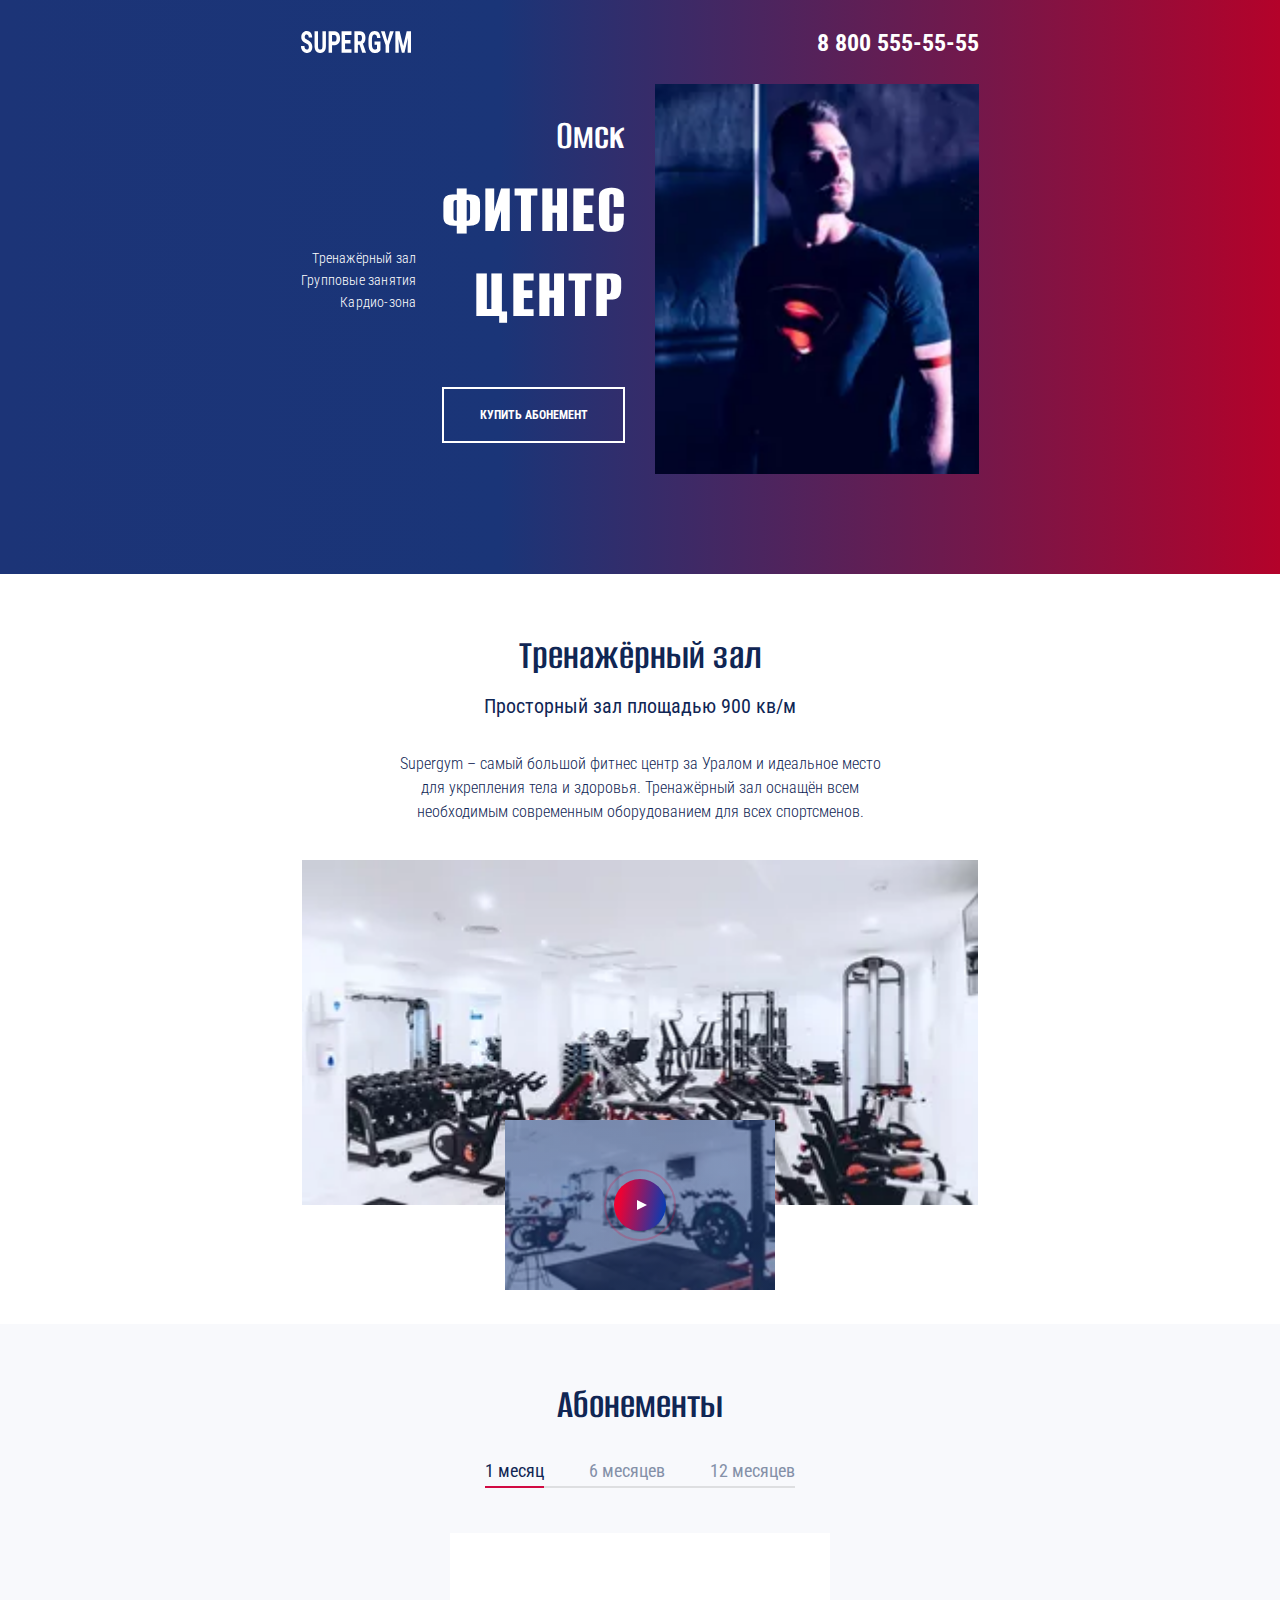
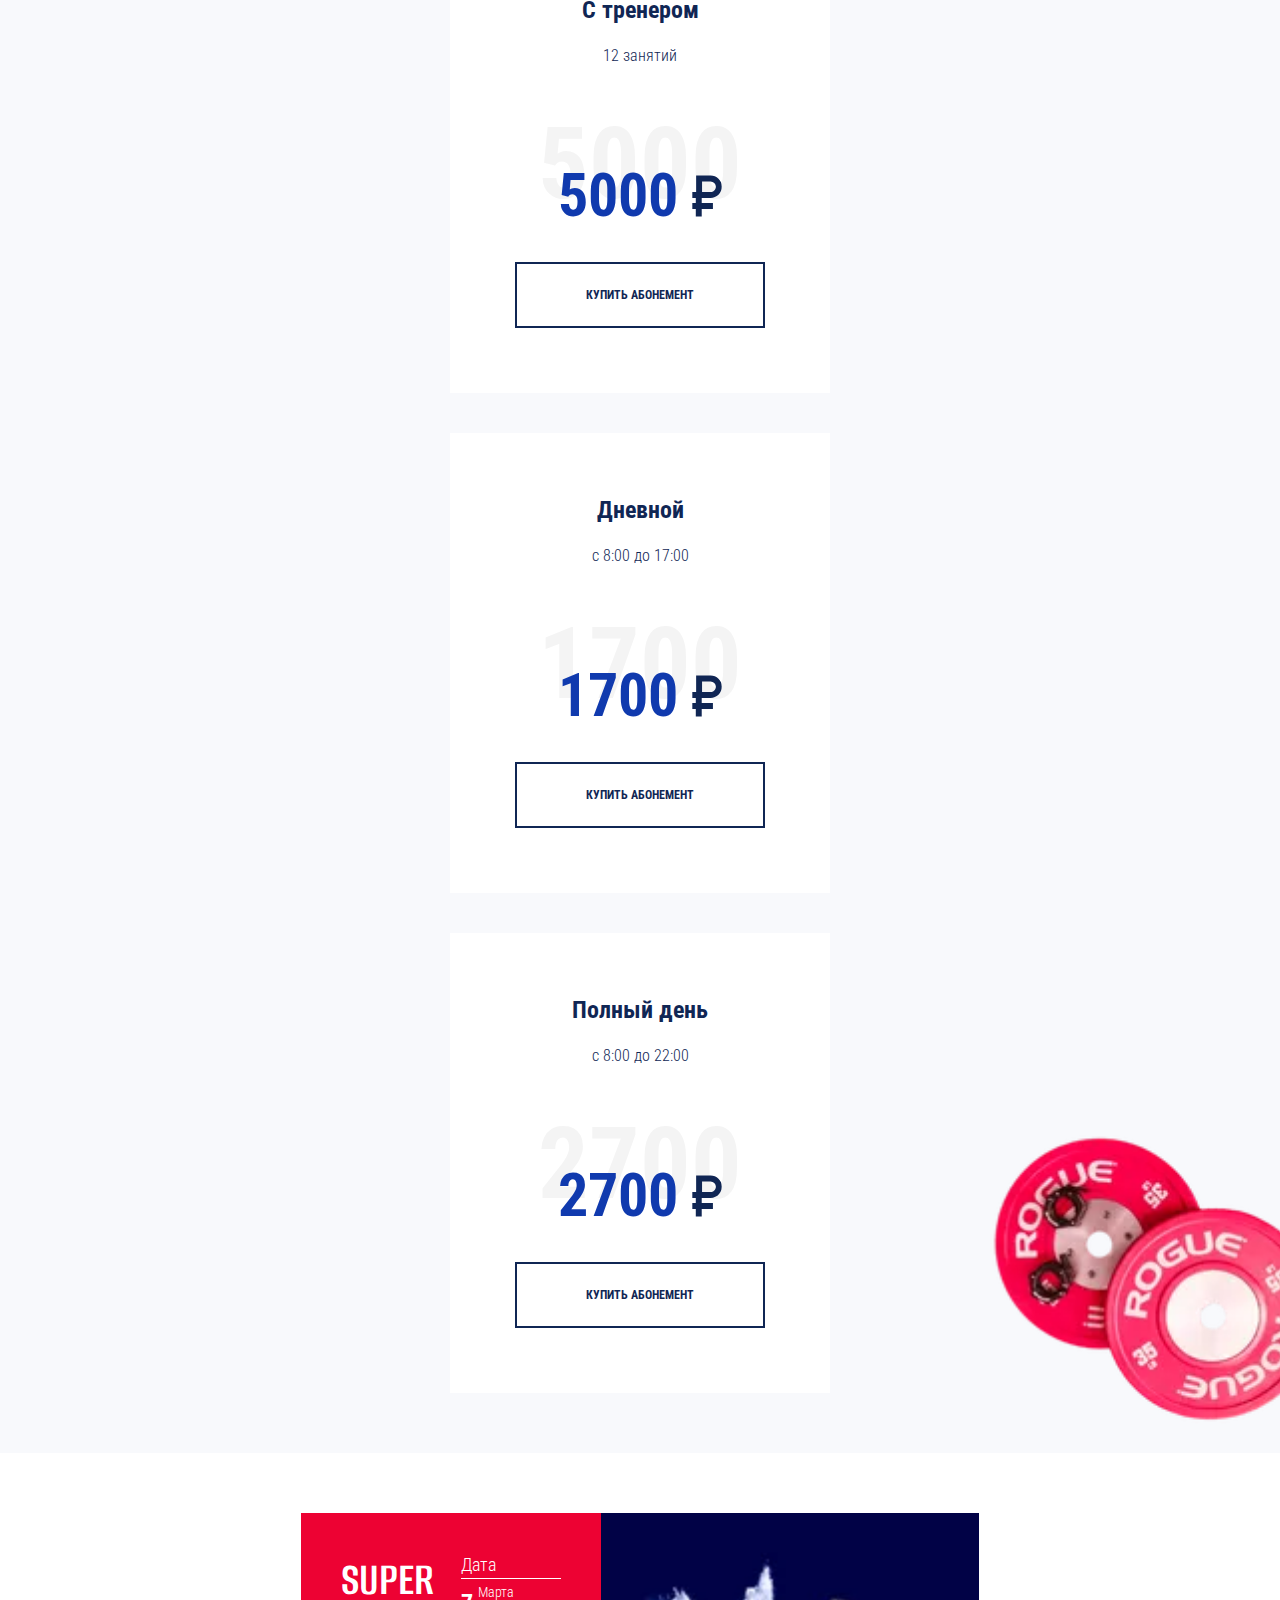
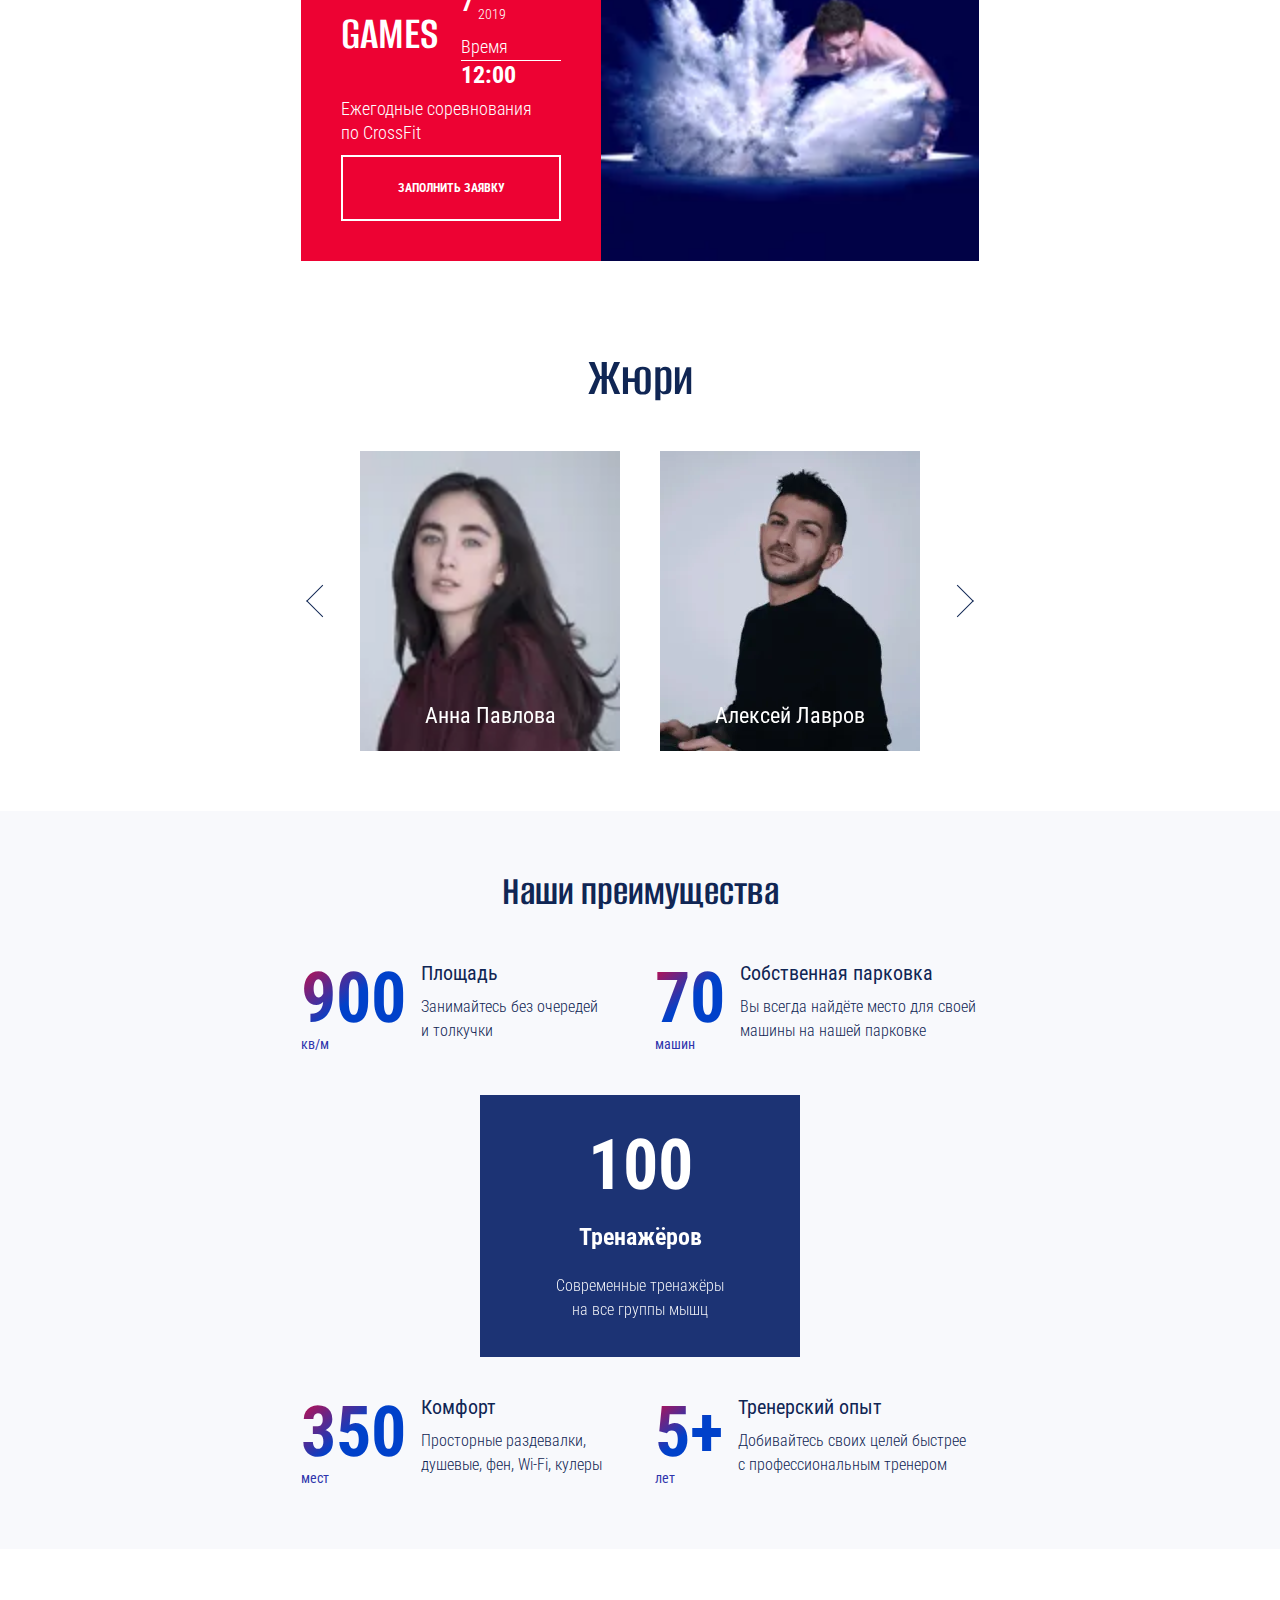
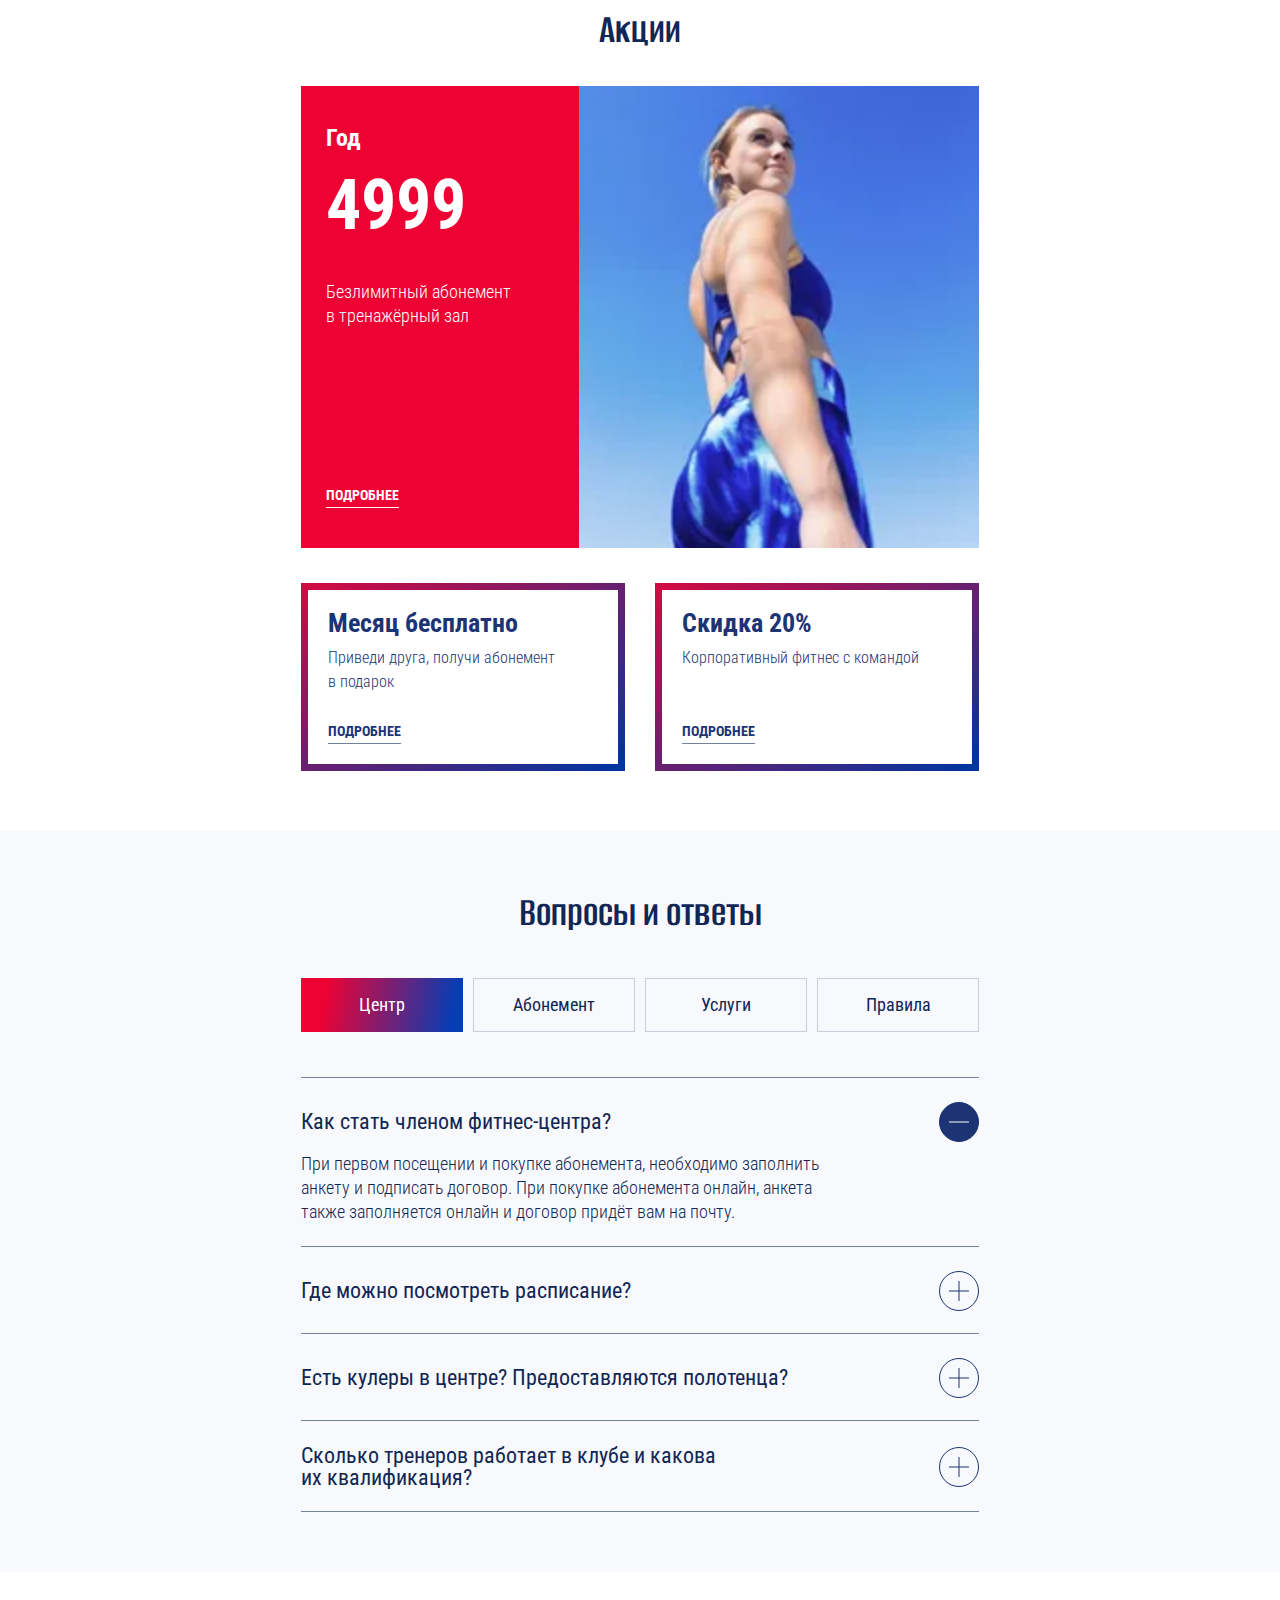
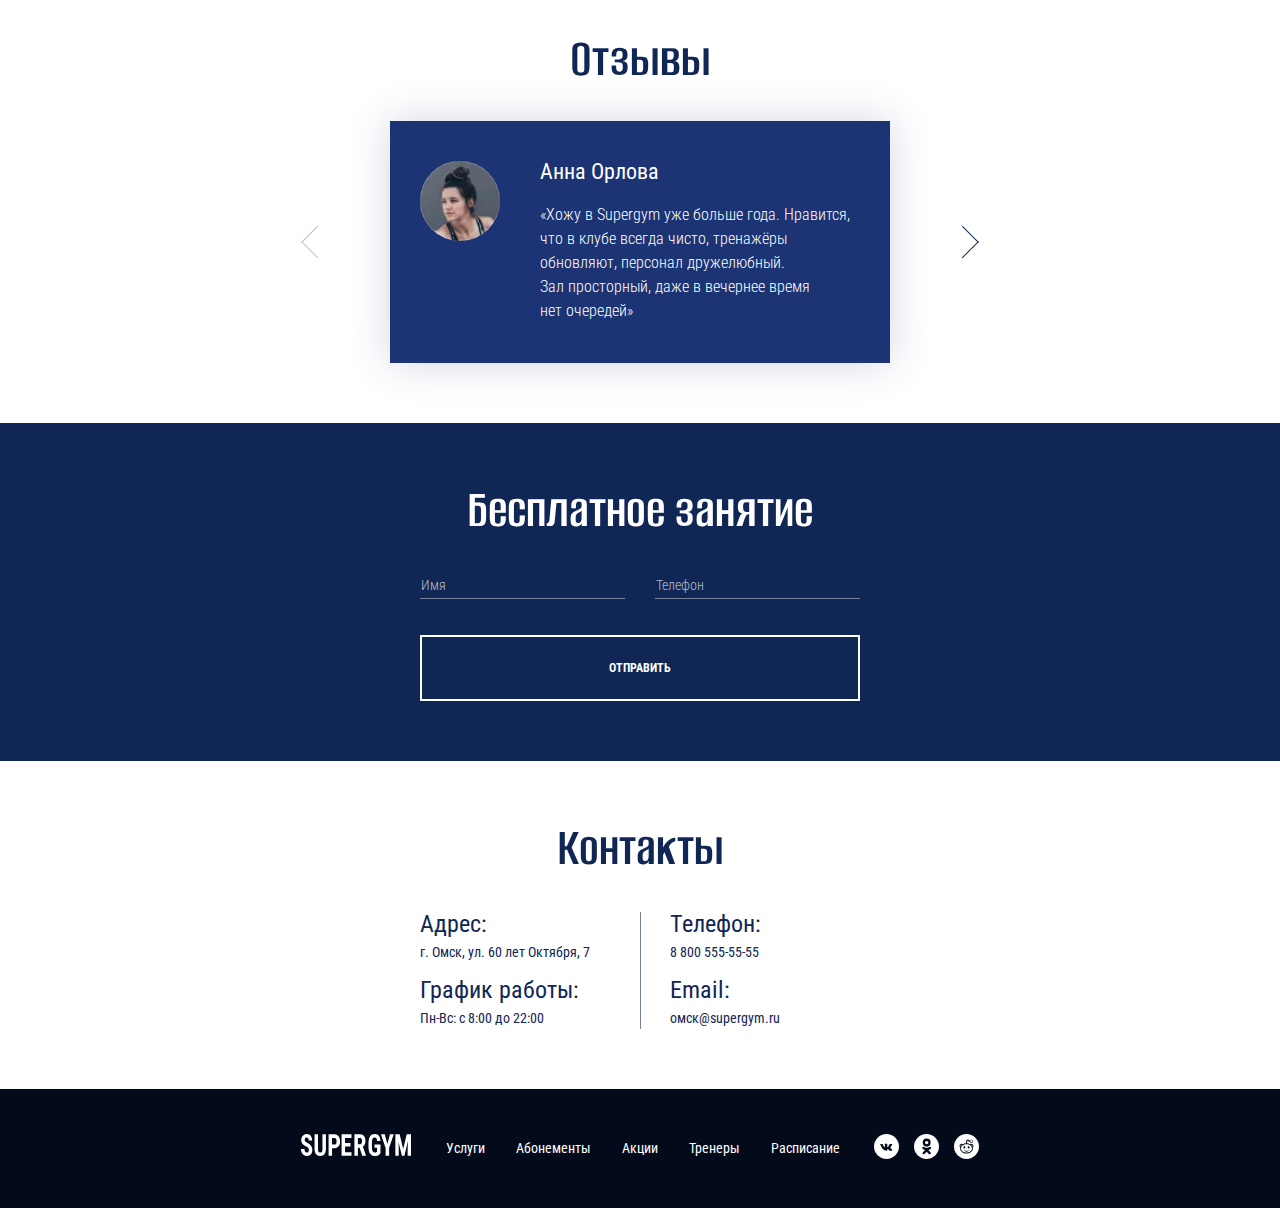
<file: docs/index.html>
<!DOCTYPE html>
<html lang="ru" data-validate="html">

<head>
  <meta charset="UTF-8">
  <meta name="viewport" content="width=device-width, initial-scale=1.0">
  <meta name="description" content="SUPERGYM" />
  <title>SUPERGYM</title>
  <link rel="icon" href="./assets/favicon-chOWHrEo.ico">
  <link rel="icon" type="image/png" href="./assets/favicon-Dg2btrD5.png">
  <script type="module" crossorigin src="./assets/index-Cc-6cCvs.js"></script>
  <link rel="stylesheet" crossorigin href="./assets/index-BCytk96S.css">
</head>

<body class="page">
  <main>
    <h1 class="visually-hidden">Фитнес центр SUPERGYM</h1>
    <section class="promo" data-test="hero">
      <div class="promo__container container">
        <header class="promo__header promo-header">
          <div class="promo-header__logo">
            <picture>
              <source media="(min-width: 1366px)" srcset="data:image/svg+xml,%3csvg%20viewBox='0%200%20130%2026'%20fill='none'%20xmlns='http://www.w3.org/2000/svg'%3e%3cpath%20d='M112.98.36h3.61l4.18%2017.3%204.16-17.3h3.19l-5.82%2025.3h-3.08l-6.24-25.3Zm-1.46%200h3.44l.54%2016.68v8.61h-3.98v-25.29Zm15.02%200h3.46v25.3h-3.96v-8.62l.5-16.68Zm-27.61%200%203.12%2011.4%203.1-11.4h4.47l-5.5%2016.1v9.2h-4.15v-9.2l-5.5-16.1h4.46Zm-4.99%2012.01v10.42c-.3.38-.72.82-1.28%201.33a7.77%207.77%200%200%201-5.44%201.88%206.4%206.4%200%200%201-5.47-2.66%209.89%209.89%200%200%201-1.5-3.37%2019.58%2019.58%200%200%201-.52-4.8v-4.31c0-1.83.16-3.43.5-4.78.33-1.37.82-2.5%201.45-3.4.64-.9%201.4-1.58%202.28-2.02a6.7%206.7%200%200%201%203-.66c1.54%200%202.8.32%203.79.96.99.63%201.74%201.58%202.25%202.83s.82%202.78.92%204.6h-3.97a9%209%200%200%200-.44-2.5%202.44%202.44%200%200%200-.91-1.29c-.4-.26-.9-.4-1.54-.4a2.7%202.7%200%200%200-1.41.37c-.4.23-.74.61-1.02%201.14a6.9%206.9%200%200%200-.6%202.05c-.13.84-.2%201.86-.2%203.06v4.34c0%201.2.08%202.21.23%203.06a7%207%200%200%200%20.66%202.07c.3.53.67.92%201.12%201.16.46.23%201%20.35%201.62.35a3.06%203.06%200%200%200%201.91-.6l.46-.34v-4.66h-2.93v-3.83h7.04Zm-30.83-12.01h6.56c1.37%200%202.54.3%203.5.87a5.6%205.6%200%200%201%202.22%202.57c.52%201.14.77%202.54.77%204.2a12%2012%200%200%201-.44%203.52%206.7%206.7%200%200%201-1.28%202.4%206.33%206.33%200%200%201-1.99%201.54l-1.25.92h-5.32l-.02-4.22h3.7c.56%200%201.03-.15%201.4-.45.37-.32.64-.75.82-1.3.19-.57.28-1.23.28-1.99%200-.8-.08-1.48-.25-2.05a2.56%202.56%200%200%200-.77-1.32c-.35-.3-.8-.46-1.37-.46h-2.44v21.06h-4.12v-25.29Zm9.29%2025.3-3.75-11.28%204.31-.02%203.84%2011.05v.24h-4.4Zm-12.71-4.21v4.2h-8.9v-4.2h8.9Zm-7.62-21.09v25.3h-4.12v-25.3h4.12Zm6.42%2010.25v4.08h-7.7v-4.08h7.7Zm1.17-10.25v4.23h-8.87v-4.23h8.87Zm-20.09%2016.38h-4.19v-4.22h4.2c.57%200%201.05-.16%201.41-.48.38-.33.65-.77.82-1.34.16-.58.25-1.23.25-1.95%200-.73-.09-1.4-.27-2.03a3.57%203.57%200%200%200-.8-1.54%201.8%201.8%200%200%200-1.42-.6h-2.86v21.07h-4.1v-25.29h6.96a5.9%205.9%200%200%201%203.56%201.08c.99.72%201.75%201.7%202.27%202.97.54%201.25.8%202.69.8%204.3%200%201.64-.26%203.06-.8%204.26a6.27%206.27%200%200%201-2.27%202.78c-1%20.66-2.18%201-3.56%201Zm-14.22-16.38h4.1v17.37c0%201.95-.29%203.53-.87%204.76a5.75%205.75%200%200%201-2.37%202.68%207.09%207.09%200%200%201-3.47.83%207.2%207.2%200%200%201-3.5-.83%205.72%205.72%200%200%201-2.4-2.68%2011.5%2011.5%200%200%201-.83-4.76v-17.37h4.1v17.37c0%201.1.1%201.95.3%202.54.2.59.5%201%20.88%201.21.4.21.88.32%201.45.32.58%200%201.06-.1%201.43-.32.38-.22.67-.62.87-1.21.2-.6.31-1.44.31-2.54v-17.37Zm-16.08%2018.64c0-.45-.03-.86-.1-1.23a2.5%202.5%200%200%200-.42-1.03c-.2-.31-.5-.62-.9-.93-.4-.32-.92-.64-1.55-.98-.76-.4-1.5-.8-2.21-1.25a10.8%2010.8%200%200%201-1.93-1.56%206.72%206.72%200%200%201-1.36-2.09%207.56%207.56%200%200%201-.5-2.84c0-1.07.16-2.04.47-2.9a6.39%206.39%200%200%201%203.39-3.67c.79-.33%201.66-.5%202.63-.5%201.3%200%202.44.33%203.4%201%20.96.68%201.7%201.6%202.23%202.77a9.6%209.6%200%200%201%20.8%204.03h-4.1a6.4%206.4%200%200%200-.25-1.9%202.66%202.66%200%200%200-.78-1.3%202.01%202.01%200%200%200-1.37-.47%202.07%202.07%200%200%200-2.07%201.46c-.16.44-.24.94-.24%201.5%200%20.41.08.79.24%201.12.17.33.4.62.69.89.29.25.63.5%201.03.75.4.24.84.48%201.32.7.92.46%201.74.96%202.46%201.5.7.53%201.3%201.14%201.78%201.8.48.67.84%201.41%201.08%202.25a10.16%2010.16%200%200%201-.08%205.73%205.76%205.76%200%200%201-3.32%203.65%207.41%207.41%200%200%201-5.33.02%206.32%206.32%200%200%201-3.73-4.1c-.37-1.06-.55-2.3-.55-3.74h4.12c0%20.76.06%201.42.18%201.96s.3.96.56%201.29c.26.31.56.55.93.71.37.15.8.23%201.28.23.54%200%20.97-.13%201.3-.39.32-.25.55-.6.7-1.02.13-.43.2-.92.2-1.46Z'%20fill='%23fff'/%3e%3c/svg%3e" type="image/svg+xml" width="130" height="26">
              <source media="(min-width: 768px)" srcset="data:image/svg+xml,%3csvg%20viewBox='0%200%20110%2022'%20fill='none'%20xmlns='http://www.w3.org/2000/svg'%3e%3cpath%20d='M95.6.3h3.06l3.53%2014.65%203.52-14.64h2.7l-4.93%2021.4h-2.6l-5.28-21.4Zm-1.24%200h2.92l.45%2014.12v7.29h-3.37v-21.4Zm12.72%200h2.92v21.4h-3.35v-7.28l.42-14.11Zm-23.37%200%202.64%209.65%202.62-9.64h3.79l-4.66%2013.62v7.78h-3.51v-7.78l-4.66-13.62h3.78Zm-4.23%2010.16v8.82c-.24.32-.6.7-1.08%201.13a6.58%206.58%200%200%201-4.6%201.59%205.42%205.42%200%200%201-4.63-2.25%208.37%208.37%200%200%201-1.27-2.85c-.29-1.15-.44-2.5-.44-4.07v-3.64c0-1.55.14-2.9.42-4.05.28-1.15.7-2.11%201.24-2.88a5.2%205.2%200%200%201%201.92-1.7c.76-.37%201.6-.56%202.55-.56%201.3%200%202.36.27%203.2.8a4.95%204.95%200%200%201%201.9%202.4c.43%201.06.7%202.36.78%203.9h-3.36a7.6%207.6%200%200%200-.37-2.12c-.18-.5-.44-.87-.77-1.09a2.27%202.27%200%200%200-1.3-.33c-.46%200-.86.1-1.2.3-.34.2-.63.52-.86.98-.23.45-.4%201.02-.5%201.73a17%2017%200%200%200-.17%202.59v3.67c0%201%20.06%201.87.19%202.59.12.71.3%201.3.55%201.74.26.46.58.78.96.99a3%203%200%200%200%201.36.3%202.55%202.55%200%200%200%201.62-.51l.4-.29v-3.94h-2.5v-3.25h5.96Zm-26.08-10.16h5.55c1.16%200%202.15.25%202.96.74a4.73%204.73%200%200%201%201.88%202.18c.44.96.66%202.14.66%203.55%200%201.16-.13%202.15-.38%202.97a5.35%205.35%200%200%201-2.76%203.34l-1.06.78h-4.5l-.02-3.57h3.13c.47%200%20.87-.13%201.18-.38.31-.27.55-.64.7-1.1a6.71%206.71%200%200%200%20.03-3.42%202.17%202.17%200%200%200-.66-1.11c-.3-.27-.68-.4-1.16-.4h-2.07v17.83h-3.48v-21.4Zm7.86%2021.4-3.17-9.53%203.65-.02%203.24%209.35v.2h-3.72Zm-10.76-3.55v3.56h-7.52v-3.56h7.52Zm-6.44-17.84v21.4h-3.49v-21.4h3.49Zm5.43%208.67v3.45h-6.51v-3.45h6.51Zm.99-8.67v3.57h-7.5v-3.57h7.5Zm-17%2013.86h-3.54v-3.57h3.54c.5%200%20.9-.14%201.2-.42.32-.27.55-.65.7-1.13a6%206%200%200%200%20.2-1.64c0-.62-.07-1.2-.22-1.72a3.02%203.02%200%200%200-.68-1.31c-.3-.33-.7-.5-1.2-.5h-2.42v17.83h-3.47v-21.4h5.9a5%205%200%200%201%203%20.91c.84.6%201.48%201.44%201.93%202.51.45%201.06.68%202.28.68%203.65%200%201.38-.23%202.58-.68%203.6a5.3%205.3%200%200%201-1.93%202.35%205.3%205.3%200%200%201-3%20.84Zm-12.03-13.87h3.47v14.7c0%201.65-.24%203-.73%204.03a4.86%204.86%200%200%201-2.01%202.26%206%206%200%200%201-2.94.71%206.1%206.1%200%200%201-2.96-.7%204.84%204.84%200%200%201-2.02-2.27%209.73%209.73%200%200%201-.72-4.03v-14.7h3.48v14.7a7%207%200%200%200%20.25%202.15c.17.5.42.84.74%201.03.34.18.75.26%201.23.26.5%200%20.9-.08%201.21-.26.33-.19.57-.53.74-1.03.17-.5.26-1.21.26-2.15v-14.7Zm-13.6%2015.78a6%206%200%200%200-.09-1.05c-.05-.3-.17-.6-.35-.86a3.43%203.43%200%200%200-.78-.8%208.5%208.5%200%200%200-1.3-.82c-.65-.33-1.27-.69-1.87-1.06a8.86%208.86%200%200%201-1.63-1.32%205.69%205.69%200%200%201-1.15-1.76%206.4%206.4%200%200%201-.42-2.41c0-.9.13-1.72.4-2.46a5.4%205.4%200%200%201%202.86-3.1c.67-.28%201.4-.43%202.22-.43%201.11%200%202.07.29%202.88.86a5.53%205.53%200%200%201%201.9%202.33c.44%201%20.67%202.13.67%203.41h-3.47c0-.6-.07-1.14-.22-1.6a2.25%202.25%200%200%200-.65-1.1%201.7%201.7%200%200%200-1.17-.4c-.44%200-.8.12-1.1.34-.29.22-.5.51-.64.9-.14.37-.2.79-.2%201.26%200%20.35.06.67.2.96.14.27.33.52.58.75.24.21.53.42.87.63.34.2.71.4%201.11.6.79.38%201.48.8%202.09%201.26a6.79%206.79%200%200%201%202.42%203.43%208.6%208.6%200%200%201-.07%204.85%204.87%204.87%200%200%201-2.8%203.09%206.27%206.27%200%200%201-4.5.01%205.35%205.35%200%200%201-3.18-3.47c-.3-.9-.46-1.94-.46-3.16h3.48c0%20.65.06%201.2.16%201.66.1.45.26.81.47%201.09a2.22%202.22%200%200%200%201.87.8c.46%200%20.83-.12%201.1-.33.27-.22.47-.5.59-.87.12-.36.18-.77.18-1.23Z'%20fill='%23fff'/%3e%3c/svg%3e" type="image/svg+xml" width="110" height="22">
              <img src="data:image/svg+xml,%3csvg%20viewBox='0%200%20100%2020'%20fill='none'%20xmlns='http://www.w3.org/2000/svg'%3e%3cpath%20d='M86.91.28h2.78l3.2%2013.3%203.2-13.3h2.46l-4.47%2019.45h-2.37l-4.8-19.45Zm-1.12%200h2.64l.41%2012.83v6.62h-3.05v-19.45Zm11.55%200h2.66v19.45h-3.05v-6.62l.4-12.83Zm-21.24%200%202.4%208.76%202.38-8.76h3.45l-4.24%2012.39v7.06h-3.19v-7.06l-4.24-12.39h3.44Zm-3.84%209.23v8.02c-.22.3-.55.64-.98%201.03a5.98%205.98%200%200%201-4.19%201.44%204.93%204.93%200%200%201-4.2-2.04%207.6%207.6%200%200%201-1.16-2.6c-.27-1.04-.4-2.27-.4-3.7v-3.31c0-1.4.13-2.63.38-3.67a7.72%207.72%200%200%201%201.12-2.62%204.73%204.73%200%200%201%204.07-2.06c1.18%200%202.15.24%202.9.73a4.5%204.5%200%200%201%201.73%202.18c.4.96.64%202.14.72%203.54h-3.06a6.91%206.91%200%200%200-.34-1.92c-.16-.46-.4-.8-.7-.99-.3-.2-.7-.3-1.18-.3-.41%200-.78.09-1.09.27-.3.18-.57.48-.78.89-.2.4-.36.93-.46%201.57-.1.64-.15%201.43-.15%202.35v3.34c0%20.92.05%201.7.17%202.35.12.65.28%201.18.5%201.6.24.4.53.7.87.89.36.18.77.27%201.25.27a2.3%202.3%200%200%200%201.47-.45l.35-.27v-3.59h-2.26v-2.95h5.42Zm-23.71-9.23h5.04c1.06%200%201.95.22%202.7.67a4.3%204.3%200%200%201%201.7%201.98c.4.87.6%201.95.6%203.23%200%201.05-.12%201.95-.35%202.7a5.22%205.22%200%200%201-.98%201.85c-.43.5-.93.89-1.53%201.18l-.96.7h-4.1v-3.24h2.84c.43%200%20.79-.11%201.07-.35.29-.24.5-.57.64-1%20.14-.43.21-.94.21-1.52%200-.61-.06-1.14-.2-1.58a1.97%201.97%200%200%200-.59-1.01%201.5%201.5%200%200%200-1.05-.36h-1.88v16.2h-3.16v-19.45Zm7.14%2019.45-2.88-8.67%203.31-.01%202.95%208.5v.18h-3.38Zm-9.78-3.23v3.23h-6.84v-3.23h6.84Zm-5.86-16.22v19.45h-3.16v-19.45h3.16Zm4.94%207.88v3.14h-5.92v-3.14h5.92Zm.9-7.88v3.25h-6.82v-3.25h6.82Zm-15.45%2012.6h-3.22v-3.25h3.22c.45%200%20.81-.12%201.1-.37.28-.25.49-.6.62-1.03a5.69%205.69%200%200%200-.01-3.06%202.75%202.75%200%200%200-.62-1.19%201.4%201.4%200%200%200-1.09-.45h-2.2v16.2h-3.16v-19.45h5.36c1.06%200%201.97.28%202.73.83a5.2%205.2%200%200%201%201.76%202.28c.4.97.61%202.07.61%203.32s-.2%202.34-.61%203.27c-.4.92-1%201.63-1.76%202.14-.76.5-1.67.76-2.73.76Zm-10.94-12.6h3.16v13.36a8.6%208.6%200%200%201-.67%203.66%204.42%204.42%200%200%201-1.83%202.06c-.78.43-1.67.64-2.67.64s-1.9-.21-2.7-.64a4.4%204.4%200%200%201-1.83-2.06%208.84%208.84%200%200%201-.65-3.66v-13.36h3.16v13.36c0%20.85.07%201.5.23%201.95.15.46.38.77.68.94.3.16.67.24%201.11.24.45%200%20.81-.08%201.1-.24.3-.17.52-.48.67-.94.16-.45.24-1.1.24-1.95v-13.36Zm-12.37%2014.34c0-.35-.02-.67-.07-.95a1.98%201.98%200%200%200-.33-.8%203.1%203.1%200%200%200-.7-.71c-.3-.24-.7-.5-1.19-.75-.58-.3-1.15-.62-1.7-.96a8.06%208.06%200%200%201-1.48-1.2%205.17%205.17%200%200%201-1.42-3.8c0-.82.12-1.56.35-2.23a4.91%204.91%200%200%201%202.61-2.82%205.1%205.1%200%200%201%204.64.39%205.03%205.03%200%200%201%201.72%202.12c.4.9.61%201.94.61%203.1h-3.15c0-.55-.07-1.04-.2-1.45a2.04%202.04%200%200%200-.6-1%201.55%201.55%200%200%200-1.05-.37c-.4%200-.74.1-1%20.31-.27.2-.46.47-.6.82-.11.33-.18.72-.18%201.14a2%202%200%200%200%20.19.87c.13.25.3.48.53.68.22.2.48.4.79.58.3.19.65.37%201.01.55.72.34%201.35.73%201.9%201.15a5.9%205.9%200%200%201%202.2%203.11%207.82%207.82%200%200%201-.07%204.4%204.43%204.43%200%200%201-2.55%202.8%205.7%205.7%200%200%201-4.1.01%204.86%204.86%200%200%201-2.87-3.14%208.78%208.78%200%200%201-.42-2.87h3.17a7%207%200%200%200%20.14%201.51c.1.41.24.74.43.99a2%202%200%200%200%20.71.55c.3.11.62.17.99.17.42%200%20.75-.1%201-.3.24-.19.42-.45.53-.78.11-.33.16-.7.16-1.12Z'%20fill='%23fff'/%3e%3c/svg%3e" width="100" height="20" alt="Логотип SUPERGYM">
            </picture>
          </div>
          <a class="promo-header__phone" href="tel:+78005555555">8 800 555-55-55</a>
        </header>
        <div class="promo__content promo-content">
          <div class="promo-content__text">
            <span class="promo-content__city">Омск</span>
            <ul class="promo-content__list list-reset">
              <li class="promo-content__list-item">Тренажёрный зал</li>
              <li class="promo-content__list-item">Групповые занятия</li>
              <li class="promo-content__list-item">Кардио-зона</li>
            </ul>
            <h2 class="promo-content__title">Фитнес центр</h2>
            <a class="promo-content__button button" href="#price">Купить абонемент</a>
          </div>
          <div class="promo-content__image">
            <picture>
              <source media="(min-width: 1366px)" srcset="./assets/promo-desktop@1x-BZyJ0Ft0.webp 1x, ./assets/promo-desktop@2x-rkp9Q0u9.webp 2x" type="image/webp" width="500" height="524">
              <source media="(min-width: 1366px)" srcset="./assets/promo-desktop@1x-BUm6B7Pd.jpg 1x, ./assets/promo-desktop@2x-C8Nnr4tQ.jpg 2x" type="image/jpeg" width="500" height="524">
              <source media="(min-width: 768px)" srcset="[data-uri] 1x, ./assets/promo-tablet@2x-eJvw5WTQ.webp 2x" type="image/webp" width="324" height="390">
              <img src="./assets/promo-tablet@1x-BCincA54.jpg" srcset="./assets/promo-tablet@2x-D63jArY8.jpg 2x" alt="Тренер SUPERGYM" width="324" height="390">
            </picture>
          </div>
        </div>
      </div>
    </section>
    <section class="about" data-test="about">
      <div class="about__container container">
        <div class="about__text about-text">
          <h2 class="about__title title">Тренажёрный зал</h2>
          <p class="about-text__subtitle">Просторный зал площадью 900 кв/м</p>
          <div class="about-text__description">
            <p>Supergym – самый большой фитнес центр за Уралом и идеальное место для укрепления тела и здоровья. Тренажёрный зал оснащён всем необходимым современным оборудованием для всех спортсменов.</p>
          </div>
        </div>
        <div class="about__media">
          <div class="about__image">
            <picture>
              <source media="(min-width: 1366px)" srcset="./assets/gym-desktop@1x-9i3mcfbd.webp 1x, ./assets/gym-desktop@2x-B0u6avAP.webp 2x" type="image/webp" width="660" height="400">
              <source media="(min-width: 1366px)" srcset="./assets/gym-desktop@1x-DGuwe6us.jpg 1x, ./assets/gym-desktop@2x-Ce9Gc-kj.jpg 2x" type="image/jpeg" width="660" height="400">
              <source media="(min-width: 768px)" srcset="./assets/gym-tablet@1x-BKrotYdw.webp 1x, ./assets/gym-tablet@2x-D2g1j7vi.webp 2x" type="image/webp" width="678" height="345">
              <source media="(min-width: 768px)" srcset="./assets/gym-tablet@1x-Cnc3ltoM.jpg 1x, ./assets/gym-tablet@2x-Il_AZFIu.jpg 2x" type="image/jpeg" width="678" height="345">
              <source media="(min-width: 320px)" srcset="./assets/gym-mobile@1x-CMpYvfSc.webp 1x, ./assets/gym-mobile@2x-DKmg5QKI.webp 2x" type="image/webp" width="320" height="280">
              <img src="./assets/gym-mobile@1x-kTNaFi7x.jpg" srcset="./assets/gym-mobile@2x-BERUP4OM.jpg 2x" alt="Зал SUPERGYM" width="320" height="280">
            </picture>
          </div>
          <div class="about__video about-video about-video-js">
            <div class="about-video__wrapper">
              <iframe class="about-video__frame about-video__frame--js" src="https://www.youtube.com/embed/9TZXsZItgdw?si=utQJK39BqRWe497W&autoplay=1" title="YouTube video player" allow="accelerometer; clipboard-write; encrypted-media; gyroscope; picture-in-picture; web-share" referrerpolicy="strict-origin-when-cross-origin" allowfullscreen loading="lazy"></iframe>
            </div>
            <button class="about-video__control about-video__control-js" type="button">
              <span class="visually-hidden">Запустить видео</span>
            </button>
          </div>
        </div>
      </div>
    </section>
    <section class="prices" data-test="price">
      <div class="prices__container container">
        <h2 class="prices__title title">Абонементы</h2>
        <div class="prices-tab tab-js">
          <div class="prices-tab__nav prices-nav">
            <label class="prices-nav__item tab-item-js" tabindex="0">
              <input class="prices-nav__input tab-input-js" type="radio" name="price" checked>
              <span class="prices-nav__name">1 месяц</span>
            </label>
            <label class="prices-nav__item tab-item-js" tabindex="0">
              <input class="prices-nav__input tab-input-js" type="radio" name="price">
              <span class="prices-nav__name">6 месяцев</span>
            </label>
            <label class="prices-nav__item tab-item-js" tabindex="0">
              <input class="prices-nav__input tab-input-js" type="radio" name="price">
              <span class="prices-nav__name">12 месяцев</span>
            </label>
          </div>
          <div class="prices-tab__content">
            <ul class="prices-tab__content-list prices-list list-reset tab-list-js tab-list tab-list--active">
              <li class="prices-list__item prices-item">
                <h3 class="prices-item__title">С тренером</h3>
                <span class="prices-item__description">12 занятий</span>
                <p class="prices-item__cost prices-cost">
                  <span class="prices-cost__wrapper">
                    <span class="prices-cost__number">5000</span>
                    <span class="prices-cost__shadow" aria-hidden="true">5000</span>
                  </span>
                </p>
                <a class="prices-item__button button" href="#">Купить абонемент</a>
              </li>
              <li class="prices-list__item prices-item">
                <h3 class="prices-item__title">Дневной</h3>
                <span class="prices-item__description">с 8:00 до 17:00</span>
                <p class="prices-item__cost prices-cost">
                  <span class="prices-cost__wrapper">
                    <span class="prices-cost__number">1700</span>
                    <span class="prices-cost__shadow" aria-hidden="true">1700</span>
                  </span>
                </p>
                <a class="prices-item__button button" href="#">Купить абонемент</a>
              </li>
              <li class="prices-list__item prices-item">
                <h3 class="prices-item__title">Полный день</h3>
                <span class="prices-item__description">с 8:00 до 22:00</span>
                <p class="prices-item__cost prices-cost">
                  <span class="prices-cost__wrapper">
                    <span class="prices-cost__number">2700</span>
                    <span class="prices-cost__shadow" aria-hidden="true">2700</span>
                  </span>
                </p>
                <a class="prices-item__button button" href="#">Купить абонемент</a>
              </li>
            </ul>
            <ul class="prices-tab__content-list prices-list tab-list-js list-reset">
              <li class="prices-list__item prices-item">
                <h3 class="prices-item__title">С тренером</h3>
                <span class="prices-item__description">12 занятий</span>
                <p class="prices-item__cost prices-cost">
                  <span class="prices-cost__wrapper">
                    <span class="prices-cost__number">30 000</span>
                    <span class="prices-cost__shadow" aria-hidden="true">30 000</span>
                  </span>
                </p>
                <a class="prices-item__button button" href="#">Купить абонемент</a>
              </li>
              <li class="prices-list__item prices-item">
                <h3 class="prices-item__title">Дневной</h3>
                <span class="prices-item__description">с 8:00 до 17:00</span>
                <p class="prices-item__cost prices-cost">
                  <span class="prices-cost__wrapper">
                    <span class="prices-cost__number">10 200</span>
                    <span class="prices-cost__shadow" aria-hidden="true">10 200</span>
                  </span>
                </p>
                <a class="prices-item__button button" href="#">Купить абонемент</a>
              </li>
              <li class="prices-list__item prices-item">
                <h3 class="prices-item__title">Полный день</h3>
                <span class="prices-item__description">с 8:00 до 22:00</span>
                <p class="prices-item__cost prices-cost">
                  <span class="prices-cost__wrapper">
                    <span class="prices-cost__number">16 200</span>
                    <span class="prices-cost__shadow" aria-hidden="true">16 200</span>
                  </span>
                </p>
                <a class="prices-item__button button" href="#">Купить абонемент</a>
              </li>
            </ul>
            <ul class="prices-tab__content-list prices-list tab-list-js list-reset">
              <li class="prices-list__item prices-item">
                <h3 class="prices-item__title">С тренером</h3>
                <span class="prices-item__description">12 занятий</span>
                <p class="prices-item__cost prices-cost">
                  <span class="prices-cost__wrapper">
                    <span class="prices-cost__number">60 000</span>
                    <span class="prices-cost__shadow" aria-hidden="true">60 000</span>
                  </span>
                </p>
                <a class="prices-item__button button" href="#">Купить абонемент</a>
              </li>
              <li class="prices-list__item prices-item">
                <h3 class="prices-item__title">Дневной</h3>
                <span class="prices-item__description">с 8:00 до 17:00</span>
                <p class="prices-item__cost prices-cost">
                  <span class="prices-cost__wrapper">
                    <span class="prices-cost__number">20 400</span>
                    <span class="prices-cost__shadow" aria-hidden="true">20 400</span>
                  </span>
                </p>
                <a class="prices-item__button button" href="#">Купить абонемент</a>
              </li>
              <li class="prices-list__item prices-item">
                <h3 class="prices-item__title">Полный день</h3>
                <span class="prices-item__description">с 8:00 до 22:00</span>
                <p class="prices-item__cost prices-cost">
                  <span class="prices-cost__wrapper">
                    <span class="prices-cost__number">32 400</span>
                    <span class="prices-cost__shadow" aria-hidden="true">32 400</span>
                  </span>
                </p>
                <a class="prices-item__button button" href="#">Купить абонемент</a>
              </li>
            </ul>
          </div>
        </div>
      </div>
    </section>
    <section class="games" data-test="games">
      <div class="games__container container">
        <div class="games__info">
          <h2 class="games__title">SUPER GAMES</h2>
          <div class="games__wrapper">
            <div class="games__date games-date">
              <h3 class="games-date__subtitle games-subtitle">Дата</h3>
              <div class="games-date__description">
                <span class="games-date__number games-number">7</span>
                <div class="games-date__text">
                  <span class="games-date__month">Марта</span>
                  <span class="games-date__year">2019</span>
                </div>
              </div>
            </div>
            <div class="games__time">
              <h3 class="games__time-subtitle games-subtitle">Время</h3>
              <span class="games__time-description games-number">12:00</span>
            </div>
          </div>
          <p class="games__description">Ежегодные соревнования по CrossFit</p>
          <a class="games__button button" href="#">Заполнить заявку</a>
        </div>
        <div class="games__image">
          <picture>
            <source media="(min-width: 1366px)" srcset="./assets/games-desktop@1x-DrPaVQLF.webp 1x, ./assets/games-desktop@2x-BxztMvYd.webp 2x" type="image/webp" width="660" height="500">
            <source media="(min-width: 1366px)" srcset="./assets/games-desktop@1x-DPjLc-U6.jpg 1x, ./assets/games-desktop@2x-CVKvhk8z.jpg 2x" type="image/jpeg" width="660" height="500">
            <source media="(min-width: 768px)" srcset="[data-uri] 1x, ./assets/games-tablet@2x-onoHO_RF.webp 2x" type="image/webp" width="378" height="348">
            <source media="(min-width: 768px)" srcset="./assets/games-tablet@1x-CPJqqYUB.jpg 1x, ./assets/games-tablet@2x-D0ldQRMN.jpg 2x" type="image/jpeg" width="378" height="348">
            <source media="(min-width: 320px)" srcset="[data-uri] 1x, ./assets/games-mobile@2x-BcBswrfd.webp 2x" type="image/webp" width="290" height="290">
            <img src="./assets/games-mobile@1x-BdKjNWeS.jpg" srcset="./assets/games-mobile@2x-CrHJssd3.jpg 2x" alt="Соревнования SUPER GAMES" width="290" height="290">
          </picture>
        </div>
      </div>
    </section>
    <section class="team" data-test="juri">
      <div class="team__container container">
        <h2 class="team__title title">Жюри</h2>
        <div class="team__swiper-container">
          <div class="team__button-wrapper">
            <button class="team__button team__button-prev team-button-prev-js swiper-button swiper-button-prev" type="button">
              <span class="visually-hidden">Назад</span>
            </button>
            <button class="team__button team__button-next team-button-next-js swiper-button swiper-button-next" type="button">
              <span class="visually-hidden">Вперёд</span>
            </button>
          </div>
          <div class="team__swiper team-swiper team-swiper-js swiper">
            <div class="team-swiper__wrapper swiper-wrapper">
              <div class="team-swiper__slide swiper-slide" tabindex="0">
                <div class="team-swiper__slide-text">
                  <h3 class="team-swiper__slide-title">Анна Павлова</h3>
                  <div class="team-swiper__slide-description slide-description">
                    <span class="slide-description__subtitle">CrossFit</span>
                    <ul class="slide-description__list">
                      <li class="slide-description__list-item">Certified Level 3 Trainer</li>
                      <li class="slide-description__list-item">Победитель чемпионата России по CrossFit</li>
                      <li class="slide-description__list-item">Опыт — 6 лет</li>
                    </ul>
                  </div>
                </div>
                <div class="team-swiper__slide-image">
                  <picture>
                    <source srcset="[data-uri] 1x, ./assets/team-1@2x-Cfm-mNyH.webp 2x" type="image/webp" width="260" height="300">
                    <img src="[data-uri]" srcset="./assets/team-1@2x-wlOs9q4I.jpg 2x" alt="Анна Павлова" width="260" height="300">
                  </picture>
                </div>
              </div>
              <div class="team-swiper__slide swiper-slide" tabindex="0">
                <div class="team-swiper__slide-text">
                  <h3 class="team-swiper__slide-title">Алексей Лавров</h3>
                  <div class="team-swiper__slide-description slide-description">
                    <span class="slide-description__subtitle">CrossFit</span>
                    <ul class="slide-description__list">
                      <li class="slide-description__list-item">Certified Level 3 Trainer</li>
                      <li class="slide-description__list-item">Победитель чемпионата России по CrossFit</li>
                      <li class="slide-description__list-item">Опыт — 6 лет</li>
                    </ul>
                  </div>
                </div>
                <div class="team-swiper__slide-image">
                  <picture>
                    <source srcset="[data-uri] 1x, [data-uri] 2x" type="image/webp" width="260" height="300">
                    <img src="[data-uri]" srcset="./assets/team-2@2x-jgqe6oic.jpg 2x" alt="Алексей Лавров" width="260" height="300">
                  </picture>
                </div>
              </div>
              <div class="team-swiper__slide swiper-slide" tabindex="0">
                <div class="team-swiper__slide-text">
                  <h3 class="team-swiper__slide-title">Александр Пашков</h3>
                  <div class="team-swiper__slide-description slide-description">
                    <span class="slide-description__subtitle">CrossFit</span>
                    <ul class="slide-description__list">
                      <li class="slide-description__list-item">Certified Level 3 Trainer</li>
                      <li class="slide-description__list-item">Победитель чемпионата России по CrossFit</li>
                      <li class="slide-description__list-item">Опыт — 6 лет</li>
                    </ul>
                  </div>
                </div>
                <div class="team-swiper__slide-image">
                  <picture>
                    <source srcset="[data-uri] 1x, ./assets/team-3@2x-DDPGrIq4.webp 2x" type="image/webp" width="260" height="300">
                    <img src="[data-uri]" srcset="./assets/team-3@2x-BaMAvQak.jpg 2x" alt="Александр Пашков" width="260" height="300">
                  </picture>
                </div>
              </div>
              <div class="team-swiper__slide swiper-slide" tabindex="0">
                <div class="team-swiper__slide-text">
                  <h3 class="team-swiper__slide-title">Мария Кетова</h3>
                  <div class="team-swiper__slide-description slide-description">
                    <span class="slide-description__subtitle">CrossFit</span>
                    <ul class="slide-description__list">
                      <li class="slide-description__list-item">Certified Level 3 Trainer</li>
                      <li class="slide-description__list-item">Победитель чемпионата России по CrossFit</li>
                      <li class="slide-description__list-item">Опыт — 6 лет</li>
                    </ul>
                  </div>
                </div>
                <div class="team-swiper__slide-image">
                  <picture>
                    <source srcset="[data-uri] 1x, ./assets/team-4@2x-CteDZvG5.webp 2x" type="image/webp" width="260" height="300">
                    <img src="[data-uri]" srcset="./assets/team-4@2x-DEkgx9mu.jpg 2x" alt="Мария Кетова" width="260" height="300">
                  </picture>
                </div>
              </div>
              <div class="team-swiper__slide swiper-slide" tabindex="0">
                <div class="team-swiper__slide-text">
                  <h3 class="team-swiper__slide-title">Анна Павлова</h3>
                  <div class="team-swiper__slide-description slide-description">
                    <span class="slide-description__subtitle">CrossFit</span>
                    <ul class="slide-description__list">
                      <li class="slide-description__list-item">Certified Level 3 Trainer</li>
                      <li class="slide-description__list-item">Победитель чемпионата России по CrossFit</li>
                      <li class="slide-description__list-item">Опыт — 6 лет</li>
                    </ul>
                  </div>
                </div>
                <div class="team-swiper__slide-image">
                  <picture>
                    <source srcset="[data-uri] 1x, ./assets/team-1@2x-Cfm-mNyH.webp 2x" type="image/webp" width="260" height="300">
                    <img src="[data-uri]" srcset="./assets/team-1@2x-wlOs9q4I.jpg 2x" alt="Анна Павлова" width="260" height="300">
                  </picture>
                </div>
              </div>
              <div class="team-swiper__slide swiper-slide" tabindex="0">
                <div class="team-swiper__slide-text">
                  <h3 class="team-swiper__slide-title">Алексей Лавров</h3>
                  <div class="team-swiper__slide-description slide-description">
                    <span class="slide-description__subtitle">CrossFit</span>
                    <ul class="slide-description__list">
                      <li class="slide-description__list-item">Certified Level 3 Trainer</li>
                      <li class="slide-description__list-item">Победитель чемпионата России по CrossFit</li>
                      <li class="slide-description__list-item">Опыт — 6 лет</li>
                    </ul>
                  </div>
                </div>
                <div class="team-swiper__slide-image">
                  <picture>
                    <source srcset="[data-uri] 1x, [data-uri] 2x" type="image/webp" width="260" height="300">
                    <img src="[data-uri]" srcset="./assets/team-2@2x-jgqe6oic.jpg 2x" alt="Алексей Лавров" width="260" height="300">
                  </picture>
                </div>
              </div>
              <div class="team-swiper__slide swiper-slide" tabindex="0">
                <div class="team-swiper__slide-text">
                  <h3 class="team-swiper__slide-title">Александр Пашков</h3>
                  <div class="team-swiper__slide-description slide-description">
                    <span class="slide-description__subtitle">CrossFit</span>
                    <ul class="slide-description__list">
                      <li class="slide-description__list-item">Certified Level 3 Trainer</li>
                      <li class="slide-description__list-item">Победитель чемпионата России по CrossFit</li>
                      <li class="slide-description__list-item">Опыт — 6 лет</li>
                    </ul>
                  </div>
                </div>
                <div class="team-swiper__slide-image">
                  <picture>
                    <source srcset="[data-uri] 1x, ./assets/team-3@2x-DDPGrIq4.webp 2x" type="image/webp" width="260" height="300">
                    <img src="[data-uri]" srcset="./assets/team-3@2x-BaMAvQak.jpg 2x" alt="Александр Пашков" width="260" height="300">
                  </picture>
                </div>
              </div>
              <div class="team-swiper__slide swiper-slide" tabindex="0">
                <div class="team-swiper__slide-text">
                  <h3 class="team-swiper__slide-title">Мария Кетова</h3>
                  <div class="team-swiper__slide-description slide-description">
                    <span class="slide-description__subtitle">CrossFit</span>
                    <ul class="slide-description__list">
                      <li class="slide-description__list-item">Certified Level 3 Trainer</li>
                      <li class="slide-description__list-item">Победитель чемпионата России по CrossFit</li>
                      <li class="slide-description__list-item">Опыт — 6 лет</li>
                    </ul>
                  </div>
                </div>
                <div class="team-swiper__slide-image">
                  <picture>
                    <source srcset="[data-uri] 1x, ./assets/team-4@2x-CteDZvG5.webp 2x" type="image/webp" width="260" height="300">
                    <img src="[data-uri]" srcset="./assets/team-4@2x-DEkgx9mu.jpg 2x" alt="Мария Кетова" width="260" height="300">
                  </picture>
                </div>
              </div>
            </div>
          </div>
        </div>
      </div>
    </section>
    <section class="advantages" data-test="features">
      <div class="advantages__container">
        <h2 class="advantages__title title">Наши преимущества</h2>
        <ul class="advantages__list advantages-list list-reset">
          <li>
            <p>900</p>
            <p>кв/м</p>
            <h2>Площадь</h2>
            <p>Занимайтесь без очередей и толкучки</p>
          </li>
          <li>
            <p>70</p>
            <p>машин</p>
            <h2>Собственная парковка</h2>
            <p>Вы всегда найдёте место для своей машины на нашей парковке</p>
          </li>
          <li>
            <p>100</p>
            <p>Тренажёров</p>
            <p>Современные тренажёры на все группы мышц</p>
          </li>
          <li>
            <p>350</p>
            <p>мест</p>
            <h2>Комфорт</h2>
            <p>Просторные раздевалки, душевые, фен, Wi-Fi, кулеры</p>
          </li>
          <li>
            <p>5+</p>
            <p>лет</p>
            <h2>Тренерский опыт</h2>
            <p>Добивайтесь своих целей быстрее с профессиональным тренером</p>
          </li>
        </ul>
      </div>
    </section>
    <section class="promotions" data-test="offers">
      <div class="promotions__container">
        <h2 class="promotions__title title">Акции</h2>
        <div class="promotions__wrapper">
          <div class="promotions__banner promotions-banner">
            <div class="promotions-banner__text">
              <div class="promotions-banner__text-wrapper">
                <p>Год</p>
                <p>4999</p>
                <p>Безлимитный абонемент в тренажёрный зал</p>
              </div>
              <a class="promotions-banner__more-button promotions-button" href="#">Подробнее</a>
            </div>
          </div>
          <ul class="promotions__list promotions-list list-reset">
            <li class="promotions-list__item">
              <div class="promotions-list__item-wrapper">
                <h3>Месяц бесплатно</h3>
                <p>Приведи друга, получи абонемент в подарок</p>
              </div>
              <a class="promotions-list__item-more-button promotions-button" href="#">Подробнее</a>
            </li>
            <li class="promotions-list__item">
              <div class="promotions-list__item-wrapper">
                <h3>Скидка 20%</h3>
                <p>Корпоративный фитнес с командой</p>
              </div>
              <a class="promotions-list__item-more-button promotions-button" href="#">Подробнее</a>
            </li>
          </ul>
        </div>
      </div>
    </section>
    <section class="faq" data-test="faq">
      <div class="faq__container container">
        <h2 class="faq__title title">Вопросы и ответы</h2>
        <div class="faq__tab faq-tab tab-js">
          <div class="faq-tab__nav faq-nav">
            <label class="faq-nav__item tab-item-js" tabindex="0">
              <input class="faq-nav__input tab-input-js" type="radio" name="faq" checked>
              <span class="faq-nav__name">Центр</span>
            </label>
            <label class="faq-nav__item tab-item-js" tabindex="0">
              <input class="faq-nav__input tab-input-js" type="radio" name="faq">
              <span class="faq-nav__name">Абонемент</span>
            </label>
            <label class="faq-nav__item tab-item-js" tabindex="0">
              <input class="faq-nav__input tab-input-js" type="radio" name="faq">
              <span class="faq-nav__name">Услуги</span>
            </label>
            <label class="faq-nav__item tab-item-js" tabindex="0">
              <input class="faq-nav__input tab-input-js" type="radio" name="faq">
              <span class="faq-nav__name">Правила</span>
            </label>
          </div>
          <div class="faq-tab__content">
            <ul class="faq-tab__content-list faq-list list-reset tab-list-js tab-list tab-list--active">
              <li class="faq-list__item faq-item accordion-item accordion-item-js accordion-item--active">
                <div class="faq-item__label-wrapper">
                  <label for="center-1">Как стать членом фитнес&#8209;центра?</label>
                </div>
                <div class="faq-item__input-wrapper" tabindex="0">
                  <input type="checkbox" id="center-1" name="center-1" tabindex="-1" checked>
                </div>
                <div class="faq-item__text-wrapper accordion-text-js">
                  <p>При первом посещении и покупке абонемента, необходимо заполнить анкету и&nbsp;подписать договор. При покупке абонемента онлайн, анкета также заполняется онлайн и договор придёт вам на почту.</p>
                </div>
              </li>
              <li class="faq-list__item faq-item accordion-item accordion-item-js">
                <div class="faq-item__label-wrapper">
                  <label for="center-2">Где можно посмотреть расписание?</label>
                </div>
                <div class="faq-item__input-wrapper" tabindex="0">
                  <input type="checkbox" id="center-2" name="center-2" tabindex="-1">
                </div>
                <div class="faq-item__text-wrapper accordion-text-js">
                  <p>Вы можете ознакомиться с расписание на стойке информации, на нашем официальном сайте. Так же есть возможность оформить подписку на наши новости и получать расписание и обновления на почту каждую неделю.</p>
                </div>
              </li>
              <li class="faq-list__item faq-item accordion-item accordion-item-js">
                <div class="faq-item__label-wrapper">
                  <label for="center-3">Есть кулеры в центре? Предоставляются полотенца?</label>
                </div>
                <div class="faq-item__input-wrapper" tabindex="0">
                  <input type="checkbox" id="center-3" name="center-3" tabindex="-1">
                </div>
                <div class="faq-item__text-wrapper accordion-text-js">
                  <p>Есть кулеры в центре. Предоставляются полотенца. Есть кулеры в центре. Предоставляются полотенца.
                    Есть кулеры в центре. Предоставляются полотенца.
                  </p>
                </div>
              </li>
              <li class="faq-list__item faq-item accordion-item accordion-item-js">
                <div class="faq-item__label-wrapper">
                  <label for="center-4">Сколько тренеров работает в клубе и какова их квалификация?</label>
                </div>
                <div class="faq-item__input-wrapper" tabindex="0">
                  <input type="checkbox" id="center-4" name="center-4" tabindex="-1">
                </div>
                <div class="faq-item__text-wrapper accordion-text-js">
                  <p>Сколько тренеров работает в клубе и какова их квалификация. Сколько тренеров работает в клубе и какова их квалификация. Сколько тренеров работает в клубе и какова их квалификация.</p>
                </div>
              </li>
            </ul>
            <ul class="faq-tab__content-list faq-list list-reset tab-list-js">
              <li class="faq-list__item faq-item accordion-item accordion-item-js">
                <div class="faq-item__label-wrapper">
                  <label for="prices-1">Занятия с тренером входят в абонемент?</label>
                </div>
                <div class="faq-item__input-wrapper" tabindex="0">
                  <input type="checkbox" id="prices-1" name="prices-1" tabindex="-1">
                </div>
                <div class="faq-item__text-wrapper accordion-text-js">
                  <p>При посещении тренажерного зала вам необходимо оплатить занятия с тренером отдельно. В зале всегда присутствует дежурный тренер, которому можно задать вопрос, получить небольшую консультацию по тренажеру или технике выполнения упражнения.</p>
                </div>
              </li>
              <li class="faq-list__item faq-item accordion-item accordion-item-js">
                <div class="faq-item__label-wrapper">
                  <label for="prices-2">Можно ли заморозить абонемент?</label>
                </div>
                <div class="faq-item__input-wrapper" tabindex="0">
                  <input type="checkbox" id="prices-2" name="prices-2" tabindex="-1">
                </div>
                <div class="faq-item__text-wrapper accordion-text-js">
                  <p>Можно ли заморозить абонемент. Можно ли заморозить абонемент. Можно ли заморозить абонемент. Можно ли заморозить абонемент. Можно ли заморозить абонемент.</p>
                </div>
              </li>
              <li class="faq-list__item faq-item accordion-item accordion-item-js">
                <div class="faq-item__label-wrapper">
                  <label for="prices-3">Есть ли лимит по посещениям тренажерного зала и групповых занятий?</label>
                </div>
                <div class="faq-item__input-wrapper" tabindex="0">
                  <input type="checkbox" id="prices-3" name="prices-3" tabindex="-1">
                </div>
                <div class="faq-item__text-wrapper accordion-text-js">
                  <p>Есть ли лимит по посещениям тренажерного зала и групповых занятий. Есть ли лимит по посещениям тренажерного зала и групповых занятий. Есть ли лимит по посещениям тренажерного зала и групповых занятий.</p>
                </div>
              </li>
              <li class="faq-list__item faq-item accordion-item accordion-item-js">
                <div class="faq-item__label-wrapper">
                  <label for="prices-4">Что такое семейный доступ и доступ для друзей?</label>
                </div>
                <div class="faq-item__input-wrapper" tabindex="0">
                  <input type="checkbox" id="prices-4" name="prices-4" tabindex="-1">
                </div>
                <div class="faq-item__text-wrapper accordion-text-js">
                  <p>Что такое семейный доступ и доступ для друзей. Что такое семейный доступ и доступ для друзей. Что такое семейный доступ и доступ для друзей. Что такое семейный доступ и доступ для друзей.</p>
                </div>
              </li>
            </ul>
            <ul class="faq-tab__content-list faq-list list-reset tab-list-js">
              <li class="faq-list__item faq-item accordion-item accordion-item-js">
                <div class="faq-item__label-wrapper">
                  <label for="services-1">Предлагает ли клуб услуги по консультированию по вопросам питания?</label>
                </div>
                <div class="faq-item__input-wrapper" tabindex="0">
                  <input type="checkbox" id="services-1" name="services-1" tabindex="-1">
                </div>
                <div class="faq-item__text-wrapper accordion-text-js">
                  <p>Да. Вы можете обратиться как к своему тренеру, так и к нашему нутрициологу. Специалист уточнит ваши данные, цели и предложит программу питания.</p>
                </div>
              </li>
              <li class="faq-list__item faq-item accordion-item accordion-item-js">
                <div class="faq-item__label-wrapper">
                  <label for="services-2">Проводятся ли в клубе какие-либо мероприятия или соревнования?</label>
                </div>
                <div class="faq-item__input-wrapper" tabindex="0">
                  <input type="checkbox" id="services-2" name="services-2" tabindex="-1">
                </div>
                <div class="faq-item__text-wrapper accordion-text-js">
                  <p>Проводятся ли в клубе какие-либо мероприятия или соревнования. Проводятся ли в клубе какие-либо мероприятия или соревнования.</p>
                </div>
              </li>
              <li class="faq-list__item faq-item accordion-item accordion-item-js">
                <div class="faq-item__label-wrapper">
                  <label for="services-3">Можно ли приобрести в центре спортивное питание?</label>
                </div>
                <div class="faq-item__input-wrapper" tabindex="0">
                  <input type="checkbox" id="services-3" name="services-3" tabindex="-1">
                </div>
                <div class="faq-item__text-wrapper accordion-text-js">
                  <p>Можно ли приобрести в центре спортивное питание. Можно ли приобрести в центре спортивное питание.</p>
                </div>
              </li>
              <li class="faq-list__item faq-item accordion-item accordion-item-js">
                <div class="faq-item__label-wrapper">
                  <label for="services-4">Есть ли в центре детская комната?</label>
                </div>
                <div class="faq-item__input-wrapper" tabindex="0">
                  <input type="checkbox" id="services-4" name="services-4" tabindex="-1">
                </div>
                <div class="faq-item__text-wrapper accordion-text-js">
                  <p>Есть ли в центре детская комната. Есть ли в центре детская комната. Есть ли в центре детская комната.</p>
                </div>
              </li>
            </ul>
            <ul class="faq-tab__content-list faq-list list-reset tab-list-js">
              <li class="faq-list__item faq-item accordion-item accordion-item-js">
                <div class="faq-item__label-wrapper">
                  <label for="rules-1">Есть в фитнес-центре дресс-код?</label>
                </div>
                <div class="faq-item__input-wrapper" tabindex="0">
                  <input type="checkbox" id="rules-1" name="rules-1" tabindex="-1">
                </div>
                <div class="faq-item__text-wrapper accordion-text-js">
                  <p>Для тренировок необходимо иметь предназначенную для этого закрытую спортивную обувь и одежду. Верхняя и нижняя части тела должны быть закрыты (используйте футболки, майки, спортивные брюки, шорты, кроссовки). В целях безопасности, запрещается тренироваться босиком, в пляжных или домашних тапочках и т. п., исключения составляют специальные классы (например, йога, пилатес).</p>
                </div>
              </li>
              <li class="faq-list__item faq-item accordion-item accordion-item-js">
                <div class="faq-item__label-wrapper">
                  <label for="rules-2">Можно ли приводить с собой детей на тренировки?</label>
                </div>
                <div class="faq-item__input-wrapper" tabindex="0">
                  <input type="checkbox" id="rules-2" name="rules-2" tabindex="-1">
                </div>
                <div class="faq-item__text-wrapper accordion-text-js">
                  <p>Можно ли приводить с собой детей на тренировки. Можно ли приводить с собой детей на тренировки.</p>
                </div>
              </li>
              <li class="faq-list__item faq-item accordion-item accordion-item-js">
                <div class="faq-item__label-wrapper">
                  <label for="rules-3">Какие дополнительные правила посещения центра?</label>
                </div>
                <div class="faq-item__input-wrapper" tabindex="0">
                  <input type="checkbox" id="rules-3" name="rules-3" tabindex="-1">
                </div>
                <div class="faq-item__text-wrapper accordion-text-js">
                  <p>Какие дополнительные правила посещения центра. Какие дополнительные правила посещения центра. Какие дополнительные правила посещения центра.</p>
                </div>
              </li>
              <li class="faq-list__item faq-item accordion-item accordion-item-js">
                <div class="faq-item__label-wrapper">
                  <label for="rules-4">Нужна ли медицинская справка для посещения залов и бассейна?</label>
                </div>
                <div class="faq-item__input-wrapper" tabindex="0">
                  <input type="checkbox" id="rules-4" name="rules-4" tabindex="-1">
                </div>
                <div class="faq-item__text-wrapper accordion-text-js">
                  <p>Нужна ли медицинская справка для посещения залов и бассейна. Нужна ли медицинская справка для посещения залов и бассейна.</p>
                </div>
              </li>
            </ul>
          </div>
        </div>
      </div>
    </section>
    <section class="reviews" data-test="reviews">
      <div class="reviews__container container">
        <h2 class="reviews__title title">Отзывы</h2>
        <div class="reviews__swiper-container">
          <div class="reviews__button-wrapper">
            <button class="reviews__button reviews__button-prev reviews-button-prev-js swiper-button swiper-button-prev" type="button">
              <span class="visually-hidden">Назад</span>
            </button>
            <button class="reviews__button reviews__button-next reviews-button-next-js swiper-button swiper-button-next" type="button">
              <span class="visually-hidden">Вперёд</span>
            </button>
          </div>
          <div class="reviews__swiper reviews-swiper reviews-swiper-js swiper">
            <div class="reviews-swiper__wrapper swiper-wrapper">
              <div class="reviews-swiper__slide swiper-slide" tabindex="0">
                <picture>
                  <source media="(min-width: 1366px)" srcset="[data-uri] 1x, [data-uri] 2x" type="image/webp" width="80" height="80">
                  <source media="(min-width: 1366px)" srcset="[data-uri] 1x, [data-uri] 2x" type="image/jpeg" width="80" height="80">
                  <source media="(min-width: 320px)" srcset="[data-uri] 1x, [data-uri] 2x" type="image/webp" width="68" height="68">
                  <img src="[data-uri]" srcset="[data-uri] 2x" alt="Анна Орлова" width="68" height="68">
                </picture>
                <div>
                  <h3>Анна Орлова</h3>
                  <p>«Хожу в Supergym уже больше года. Нравится, что в клубе всегда чисто, тренажёры обновляют, персонал дружелюбный. Зал просторный, даже в вечернее время нет очередей»</p>
                </div>
              </div>
              <div class="reviews-swiper__slide swiper-slide" tabindex="0">
                <picture>
                  <source media="(min-width: 1366px)" srcset="[data-uri] 1x, [data-uri] 2x" type="image/webp" width="80" height="80">
                  <source media="(min-width: 1366px)" srcset="[data-uri] 1x, [data-uri] 2x" type="image/jpeg" width="80" height="80">
                  <source media="(min-width: 320px)" srcset="[data-uri] 1x, [data-uri] 2x" type="image/webp" width="68" height="68">
                  <img src="[data-uri]" srcset="[data-uri] 2x" alt="Ольга Павлова" width="68" height="68">
                </picture>
                <div>
                  <h3>Ольга Павлова</h3>
                  <p>«Отличный клуб. Очень чисто, в раздевалках всегда убрано, очень приятно. Приветливый персонал.»</p>
                </div>
              </div>
            </div>
          </div>
        </div>
      </div>
    </section>
    <section class="contacts" data-test="form">
      <div class="contacts__container">
        <div class="contacts__form-container">
          <div class="contacts__form-wrapper">
            <h2 class="contacts__form-title title">Бесплатное занятие</h2>
            <form class="contacts__form contacts-form form-js" method="post" action="https://echo.htmlacademy.ru/">
              <div class="contacts-form__item-wrapper form-item-js">
                <div class="contacts-form__item">
                  <input type="text" name="name" id="name" placeholder="Имя" pattern="^[a-zA-Zа-яА-ЯёЁ\s]+$" required>
                  <label for="name">
                    <span class="visually-hidden">Имя</span>
                  </label>
                </div>
                <span class="contacts-form__error form-error-js">Допускается ввод только букв и пробелов</span>
              </div>
              <div class="contacts-form__item-wrapper form-item-js">
                <div class="contacts-form__item">
                  <input type="tel" name="phone" id="phone" placeholder="Телефон" pattern="^[^a-zA-Zа-яА-ЯёЁ]+$" required>
                  <label for="phone">
                    <span class="visually-hidden">Телефон</span>
                  </label>
                </div>
                <span class="contacts-form__error form-error-js">Не допускается ввод букв</span>
              </div>
              <button class="contacts-form__button button form-button-js" type="submit">Отправить</button>
            </form>
          </div>
        </div>
        <div class="contacts__info">
          <div class="contacts__info-container">
            <h2 class="contacts__info-title title">Контакты</h2>
            <ul class="contacts__info-list contacts-list list-reset">
              <li class="contacts-list__item">
                <h3 class="contacts-list__item-title">Адрес:</h3>
                <p class="contacts-list__item-description">г. Омск, ул. 60 лет Октября, 7</p>
              </li>
              <li class="contacts-list__item">
                <h3 class="contacts-list__item-title">График работы:</h3>
                <p class="contacts-list__item-description">Пн-Вс: с 8:00 до 22:00</p>
              </li>
              <li class="contacts-list__item">
                <h3 class="contacts-list__item-title">Телефон:</h3>
                <p class="contacts-list__item-description">
                  <a class="contacts-list__item-link" href="tel:+78005555555">8 800 555-55-55</a>
                </p>
              </li>
              <li class="contacts-list__item">
                <h3 class="contacts-list__item-title">Email:</h3>
                <p class="contacts-list__item-description">
                  <a class="contacts-list__item-link" href="oмск@supergym.ru">oмск@supergym.ru</a>
                </p>
              </li>
            </ul>
          </div>
        </div>
      </div>
    </section>
  </main>
  <footer class="page__footer footer" data-test="footer">
    <div class="footer__container container">
      <div class="footer__logo">
        <picture>
          <source media="(min-width: 1366px)" srcset="data:image/svg+xml,%3csvg%20viewBox='0%200%20130%2026'%20fill='none'%20xmlns='http://www.w3.org/2000/svg'%3e%3cpath%20d='M112.98.36h3.61l4.18%2017.3%204.16-17.3h3.19l-5.82%2025.3h-3.08l-6.24-25.3Zm-1.46%200h3.44l.54%2016.68v8.61h-3.98v-25.29Zm15.02%200h3.46v25.3h-3.96v-8.62l.5-16.68Zm-27.61%200%203.12%2011.4%203.1-11.4h4.47l-5.5%2016.1v9.2h-4.15v-9.2l-5.5-16.1h4.46Zm-4.99%2012.01v10.42c-.3.38-.72.82-1.28%201.33a7.77%207.77%200%200%201-5.44%201.88%206.4%206.4%200%200%201-5.47-2.66%209.89%209.89%200%200%201-1.5-3.37%2019.58%2019.58%200%200%201-.52-4.8v-4.31c0-1.83.16-3.43.5-4.78.33-1.37.82-2.5%201.45-3.4.64-.9%201.4-1.58%202.28-2.02a6.7%206.7%200%200%201%203-.66c1.54%200%202.8.32%203.79.96.99.63%201.74%201.58%202.25%202.83s.82%202.78.92%204.6h-3.97a9%209%200%200%200-.44-2.5%202.44%202.44%200%200%200-.91-1.29c-.4-.26-.9-.4-1.54-.4a2.7%202.7%200%200%200-1.41.37c-.4.23-.74.61-1.02%201.14a6.9%206.9%200%200%200-.6%202.05c-.13.84-.2%201.86-.2%203.06v4.34c0%201.2.08%202.21.23%203.06a7%207%200%200%200%20.66%202.07c.3.53.67.92%201.12%201.16.46.23%201%20.35%201.62.35a3.06%203.06%200%200%200%201.91-.6l.46-.34v-4.66h-2.93v-3.83h7.04Zm-30.83-12.01h6.56c1.37%200%202.54.3%203.5.87a5.6%205.6%200%200%201%202.22%202.57c.52%201.14.77%202.54.77%204.2a12%2012%200%200%201-.44%203.52%206.7%206.7%200%200%201-1.28%202.4%206.33%206.33%200%200%201-1.99%201.54l-1.25.92h-5.32l-.02-4.22h3.7c.56%200%201.03-.15%201.4-.45.37-.32.64-.75.82-1.3.19-.57.28-1.23.28-1.99%200-.8-.08-1.48-.25-2.05a2.56%202.56%200%200%200-.77-1.32c-.35-.3-.8-.46-1.37-.46h-2.44v21.06h-4.12v-25.29Zm9.29%2025.3-3.75-11.28%204.31-.02%203.84%2011.05v.24h-4.4Zm-12.71-4.21v4.2h-8.9v-4.2h8.9Zm-7.62-21.09v25.3h-4.12v-25.3h4.12Zm6.42%2010.25v4.08h-7.7v-4.08h7.7Zm1.17-10.25v4.23h-8.87v-4.23h8.87Zm-20.09%2016.38h-4.19v-4.22h4.2c.57%200%201.05-.16%201.41-.48.38-.33.65-.77.82-1.34.16-.58.25-1.23.25-1.95%200-.73-.09-1.4-.27-2.03a3.57%203.57%200%200%200-.8-1.54%201.8%201.8%200%200%200-1.42-.6h-2.86v21.07h-4.1v-25.29h6.96a5.9%205.9%200%200%201%203.56%201.08c.99.72%201.75%201.7%202.27%202.97.54%201.25.8%202.69.8%204.3%200%201.64-.26%203.06-.8%204.26a6.27%206.27%200%200%201-2.27%202.78c-1%20.66-2.18%201-3.56%201Zm-14.22-16.38h4.1v17.37c0%201.95-.29%203.53-.87%204.76a5.75%205.75%200%200%201-2.37%202.68%207.09%207.09%200%200%201-3.47.83%207.2%207.2%200%200%201-3.5-.83%205.72%205.72%200%200%201-2.4-2.68%2011.5%2011.5%200%200%201-.83-4.76v-17.37h4.1v17.37c0%201.1.1%201.95.3%202.54.2.59.5%201%20.88%201.21.4.21.88.32%201.45.32.58%200%201.06-.1%201.43-.32.38-.22.67-.62.87-1.21.2-.6.31-1.44.31-2.54v-17.37Zm-16.08%2018.64c0-.45-.03-.86-.1-1.23a2.5%202.5%200%200%200-.42-1.03c-.2-.31-.5-.62-.9-.93-.4-.32-.92-.64-1.55-.98-.76-.4-1.5-.8-2.21-1.25a10.8%2010.8%200%200%201-1.93-1.56%206.72%206.72%200%200%201-1.36-2.09%207.56%207.56%200%200%201-.5-2.84c0-1.07.16-2.04.47-2.9a6.39%206.39%200%200%201%203.39-3.67c.79-.33%201.66-.5%202.63-.5%201.3%200%202.44.33%203.4%201%20.96.68%201.7%201.6%202.23%202.77a9.6%209.6%200%200%201%20.8%204.03h-4.1a6.4%206.4%200%200%200-.25-1.9%202.66%202.66%200%200%200-.78-1.3%202.01%202.01%200%200%200-1.37-.47%202.07%202.07%200%200%200-2.07%201.46c-.16.44-.24.94-.24%201.5%200%20.41.08.79.24%201.12.17.33.4.62.69.89.29.25.63.5%201.03.75.4.24.84.48%201.32.7.92.46%201.74.96%202.46%201.5.7.53%201.3%201.14%201.78%201.8.48.67.84%201.41%201.08%202.25a10.16%2010.16%200%200%201-.08%205.73%205.76%205.76%200%200%201-3.32%203.65%207.41%207.41%200%200%201-5.33.02%206.32%206.32%200%200%201-3.73-4.1c-.37-1.06-.55-2.3-.55-3.74h4.12c0%20.76.06%201.42.18%201.96s.3.96.56%201.29c.26.31.56.55.93.71.37.15.8.23%201.28.23.54%200%20.97-.13%201.3-.39.32-.25.55-.6.7-1.02.13-.43.2-.92.2-1.46Z'%20fill='%23fff'/%3e%3c/svg%3e" type="image/svg+xml" width="130" height="26">
          <source media="(min-width: 768px)" srcset="data:image/svg+xml,%3csvg%20viewBox='0%200%20110%2022'%20fill='none'%20xmlns='http://www.w3.org/2000/svg'%3e%3cpath%20d='M95.6.3h3.06l3.53%2014.65%203.52-14.64h2.7l-4.93%2021.4h-2.6l-5.28-21.4Zm-1.24%200h2.92l.45%2014.12v7.29h-3.37v-21.4Zm12.72%200h2.92v21.4h-3.35v-7.28l.42-14.11Zm-23.37%200%202.64%209.65%202.62-9.64h3.79l-4.66%2013.62v7.78h-3.51v-7.78l-4.66-13.62h3.78Zm-4.23%2010.16v8.82c-.24.32-.6.7-1.08%201.13a6.58%206.58%200%200%201-4.6%201.59%205.42%205.42%200%200%201-4.63-2.25%208.37%208.37%200%200%201-1.27-2.85c-.29-1.15-.44-2.5-.44-4.07v-3.64c0-1.55.14-2.9.42-4.05.28-1.15.7-2.11%201.24-2.88a5.2%205.2%200%200%201%201.92-1.7c.76-.37%201.6-.56%202.55-.56%201.3%200%202.36.27%203.2.8a4.95%204.95%200%200%201%201.9%202.4c.43%201.06.7%202.36.78%203.9h-3.36a7.6%207.6%200%200%200-.37-2.12c-.18-.5-.44-.87-.77-1.09a2.27%202.27%200%200%200-1.3-.33c-.46%200-.86.1-1.2.3-.34.2-.63.52-.86.98-.23.45-.4%201.02-.5%201.73a17%2017%200%200%200-.17%202.59v3.67c0%201%20.06%201.87.19%202.59.12.71.3%201.3.55%201.74.26.46.58.78.96.99a3%203%200%200%200%201.36.3%202.55%202.55%200%200%200%201.62-.51l.4-.29v-3.94h-2.5v-3.25h5.96Zm-26.08-10.16h5.55c1.16%200%202.15.25%202.96.74a4.73%204.73%200%200%201%201.88%202.18c.44.96.66%202.14.66%203.55%200%201.16-.13%202.15-.38%202.97a5.35%205.35%200%200%201-2.76%203.34l-1.06.78h-4.5l-.02-3.57h3.13c.47%200%20.87-.13%201.18-.38.31-.27.55-.64.7-1.1a6.71%206.71%200%200%200%20.03-3.42%202.17%202.17%200%200%200-.66-1.11c-.3-.27-.68-.4-1.16-.4h-2.07v17.83h-3.48v-21.4Zm7.86%2021.4-3.17-9.53%203.65-.02%203.24%209.35v.2h-3.72Zm-10.76-3.55v3.56h-7.52v-3.56h7.52Zm-6.44-17.84v21.4h-3.49v-21.4h3.49Zm5.43%208.67v3.45h-6.51v-3.45h6.51Zm.99-8.67v3.57h-7.5v-3.57h7.5Zm-17%2013.86h-3.54v-3.57h3.54c.5%200%20.9-.14%201.2-.42.32-.27.55-.65.7-1.13a6%206%200%200%200%20.2-1.64c0-.62-.07-1.2-.22-1.72a3.02%203.02%200%200%200-.68-1.31c-.3-.33-.7-.5-1.2-.5h-2.42v17.83h-3.47v-21.4h5.9a5%205%200%200%201%203%20.91c.84.6%201.48%201.44%201.93%202.51.45%201.06.68%202.28.68%203.65%200%201.38-.23%202.58-.68%203.6a5.3%205.3%200%200%201-1.93%202.35%205.3%205.3%200%200%201-3%20.84Zm-12.03-13.87h3.47v14.7c0%201.65-.24%203-.73%204.03a4.86%204.86%200%200%201-2.01%202.26%206%206%200%200%201-2.94.71%206.1%206.1%200%200%201-2.96-.7%204.84%204.84%200%200%201-2.02-2.27%209.73%209.73%200%200%201-.72-4.03v-14.7h3.48v14.7a7%207%200%200%200%20.25%202.15c.17.5.42.84.74%201.03.34.18.75.26%201.23.26.5%200%20.9-.08%201.21-.26.33-.19.57-.53.74-1.03.17-.5.26-1.21.26-2.15v-14.7Zm-13.6%2015.78a6%206%200%200%200-.09-1.05c-.05-.3-.17-.6-.35-.86a3.43%203.43%200%200%200-.78-.8%208.5%208.5%200%200%200-1.3-.82c-.65-.33-1.27-.69-1.87-1.06a8.86%208.86%200%200%201-1.63-1.32%205.69%205.69%200%200%201-1.15-1.76%206.4%206.4%200%200%201-.42-2.41c0-.9.13-1.72.4-2.46a5.4%205.4%200%200%201%202.86-3.1c.67-.28%201.4-.43%202.22-.43%201.11%200%202.07.29%202.88.86a5.53%205.53%200%200%201%201.9%202.33c.44%201%20.67%202.13.67%203.41h-3.47c0-.6-.07-1.14-.22-1.6a2.25%202.25%200%200%200-.65-1.1%201.7%201.7%200%200%200-1.17-.4c-.44%200-.8.12-1.1.34-.29.22-.5.51-.64.9-.14.37-.2.79-.2%201.26%200%20.35.06.67.2.96.14.27.33.52.58.75.24.21.53.42.87.63.34.2.71.4%201.11.6.79.38%201.48.8%202.09%201.26a6.79%206.79%200%200%201%202.42%203.43%208.6%208.6%200%200%201-.07%204.85%204.87%204.87%200%200%201-2.8%203.09%206.27%206.27%200%200%201-4.5.01%205.35%205.35%200%200%201-3.18-3.47c-.3-.9-.46-1.94-.46-3.16h3.48c0%20.65.06%201.2.16%201.66.1.45.26.81.47%201.09a2.22%202.22%200%200%200%201.87.8c.46%200%20.83-.12%201.1-.33.27-.22.47-.5.59-.87.12-.36.18-.77.18-1.23Z'%20fill='%23fff'/%3e%3c/svg%3e" type="image/svg+xml" width="110" height="22">
          <img src="data:image/svg+xml,%3csvg%20viewBox='0%200%20100%2020'%20fill='none'%20xmlns='http://www.w3.org/2000/svg'%3e%3cpath%20d='M86.91.28h2.78l3.2%2013.3%203.2-13.3h2.46l-4.47%2019.45h-2.37l-4.8-19.45Zm-1.12%200h2.64l.41%2012.83v6.62h-3.05v-19.45Zm11.55%200h2.66v19.45h-3.05v-6.62l.4-12.83Zm-21.24%200%202.4%208.76%202.38-8.76h3.45l-4.24%2012.39v7.06h-3.19v-7.06l-4.24-12.39h3.44Zm-3.84%209.23v8.02c-.22.3-.55.64-.98%201.03a5.98%205.98%200%200%201-4.19%201.44%204.93%204.93%200%200%201-4.2-2.04%207.6%207.6%200%200%201-1.16-2.6c-.27-1.04-.4-2.27-.4-3.7v-3.31c0-1.4.13-2.63.38-3.67a7.72%207.72%200%200%201%201.12-2.62%204.73%204.73%200%200%201%204.07-2.06c1.18%200%202.15.24%202.9.73a4.5%204.5%200%200%201%201.73%202.18c.4.96.64%202.14.72%203.54h-3.06a6.91%206.91%200%200%200-.34-1.92c-.16-.46-.4-.8-.7-.99-.3-.2-.7-.3-1.18-.3-.41%200-.78.09-1.09.27-.3.18-.57.48-.78.89-.2.4-.36.93-.46%201.57-.1.64-.15%201.43-.15%202.35v3.34c0%20.92.05%201.7.17%202.35.12.65.28%201.18.5%201.6.24.4.53.7.87.89.36.18.77.27%201.25.27a2.3%202.3%200%200%200%201.47-.45l.35-.27v-3.59h-2.26v-2.95h5.42Zm-23.71-9.23h5.04c1.06%200%201.95.22%202.7.67a4.3%204.3%200%200%201%201.7%201.98c.4.87.6%201.95.6%203.23%200%201.05-.12%201.95-.35%202.7a5.22%205.22%200%200%201-.98%201.85c-.43.5-.93.89-1.53%201.18l-.96.7h-4.1v-3.24h2.84c.43%200%20.79-.11%201.07-.35.29-.24.5-.57.64-1%20.14-.43.21-.94.21-1.52%200-.61-.06-1.14-.2-1.58a1.97%201.97%200%200%200-.59-1.01%201.5%201.5%200%200%200-1.05-.36h-1.88v16.2h-3.16v-19.45Zm7.14%2019.45-2.88-8.67%203.31-.01%202.95%208.5v.18h-3.38Zm-9.78-3.23v3.23h-6.84v-3.23h6.84Zm-5.86-16.22v19.45h-3.16v-19.45h3.16Zm4.94%207.88v3.14h-5.92v-3.14h5.92Zm.9-7.88v3.25h-6.82v-3.25h6.82Zm-15.45%2012.6h-3.22v-3.25h3.22c.45%200%20.81-.12%201.1-.37.28-.25.49-.6.62-1.03a5.69%205.69%200%200%200-.01-3.06%202.75%202.75%200%200%200-.62-1.19%201.4%201.4%200%200%200-1.09-.45h-2.2v16.2h-3.16v-19.45h5.36c1.06%200%201.97.28%202.73.83a5.2%205.2%200%200%201%201.76%202.28c.4.97.61%202.07.61%203.32s-.2%202.34-.61%203.27c-.4.92-1%201.63-1.76%202.14-.76.5-1.67.76-2.73.76Zm-10.94-12.6h3.16v13.36a8.6%208.6%200%200%201-.67%203.66%204.42%204.42%200%200%201-1.83%202.06c-.78.43-1.67.64-2.67.64s-1.9-.21-2.7-.64a4.4%204.4%200%200%201-1.83-2.06%208.84%208.84%200%200%201-.65-3.66v-13.36h3.16v13.36c0%20.85.07%201.5.23%201.95.15.46.38.77.68.94.3.16.67.24%201.11.24.45%200%20.81-.08%201.1-.24.3-.17.52-.48.67-.94.16-.45.24-1.1.24-1.95v-13.36Zm-12.37%2014.34c0-.35-.02-.67-.07-.95a1.98%201.98%200%200%200-.33-.8%203.1%203.1%200%200%200-.7-.71c-.3-.24-.7-.5-1.19-.75-.58-.3-1.15-.62-1.7-.96a8.06%208.06%200%200%201-1.48-1.2%205.17%205.17%200%200%201-1.42-3.8c0-.82.12-1.56.35-2.23a4.91%204.91%200%200%201%202.61-2.82%205.1%205.1%200%200%201%204.64.39%205.03%205.03%200%200%201%201.72%202.12c.4.9.61%201.94.61%203.1h-3.15c0-.55-.07-1.04-.2-1.45a2.04%202.04%200%200%200-.6-1%201.55%201.55%200%200%200-1.05-.37c-.4%200-.74.1-1%20.31-.27.2-.46.47-.6.82-.11.33-.18.72-.18%201.14a2%202%200%200%200%20.19.87c.13.25.3.48.53.68.22.2.48.4.79.58.3.19.65.37%201.01.55.72.34%201.35.73%201.9%201.15a5.9%205.9%200%200%201%202.2%203.11%207.82%207.82%200%200%201-.07%204.4%204.43%204.43%200%200%201-2.55%202.8%205.7%205.7%200%200%201-4.1.01%204.86%204.86%200%200%201-2.87-3.14%208.78%208.78%200%200%201-.42-2.87h3.17a7%207%200%200%200%20.14%201.51c.1.41.24.74.43.99a2%202%200%200%200%20.71.55c.3.11.62.17.99.17.42%200%20.75-.1%201-.3.24-.19.42-.45.53-.78.11-.33.16-.7.16-1.12Z'%20fill='%23fff'/%3e%3c/svg%3e" width="100" height="20" alt="Логотип SUPERGYM">
        </picture>
      </div>
      <nav class="footer__navigation navigation">
        <ul class="footer__navigation-list navigation-list list-reset">
          <li class="navigation-list__item">
            <a class="navigation-list__link" href="#">Услуги</a>
          </li>
          <li class="navigation-list__item">
            <a class="navigation-list__link" href="#">Абонементы</a>
          </li>
          <li class="navigation-list__item">
            <a class="navigation-list__link" href="#">Акции</a>
          </li>
          <li class="navigation-list__item">
            <a class="navigation-list__link" href="#">Тренеры</a>
          </li>
          <li class="navigation-list__item">
            <a class="navigation-list__link" href="#">Расписание</a>
          </li>
        </ul>
      </nav>
      <ul class="footer__social social-list list-reset">
        <li class="social-list__item">
          <a class="social-list__link social-list__link--vk" href="https://vk.com/">
            <span class="visually-hidden">ВКонтакте</span>
          </a>
        </li>
        <li class="social-list__item">
          <a class="social-list__link social-list__link--ok" href="https://ok.ru/">
            <span class="visually-hidden">Одноклассники</span>
          </a>
        </li>
        <li class="social-list__item">
          <a class="social-list__link social-list__link--reddit" href="https://www.reddit.com/">
            <span class="visually-hidden">Reddit</span>
          </a>
        </li>
      </ul>
    </div>
  </footer>
  <script src="js/vendor/swiper-bundle.js"></script>
</body>

</html>
</file>
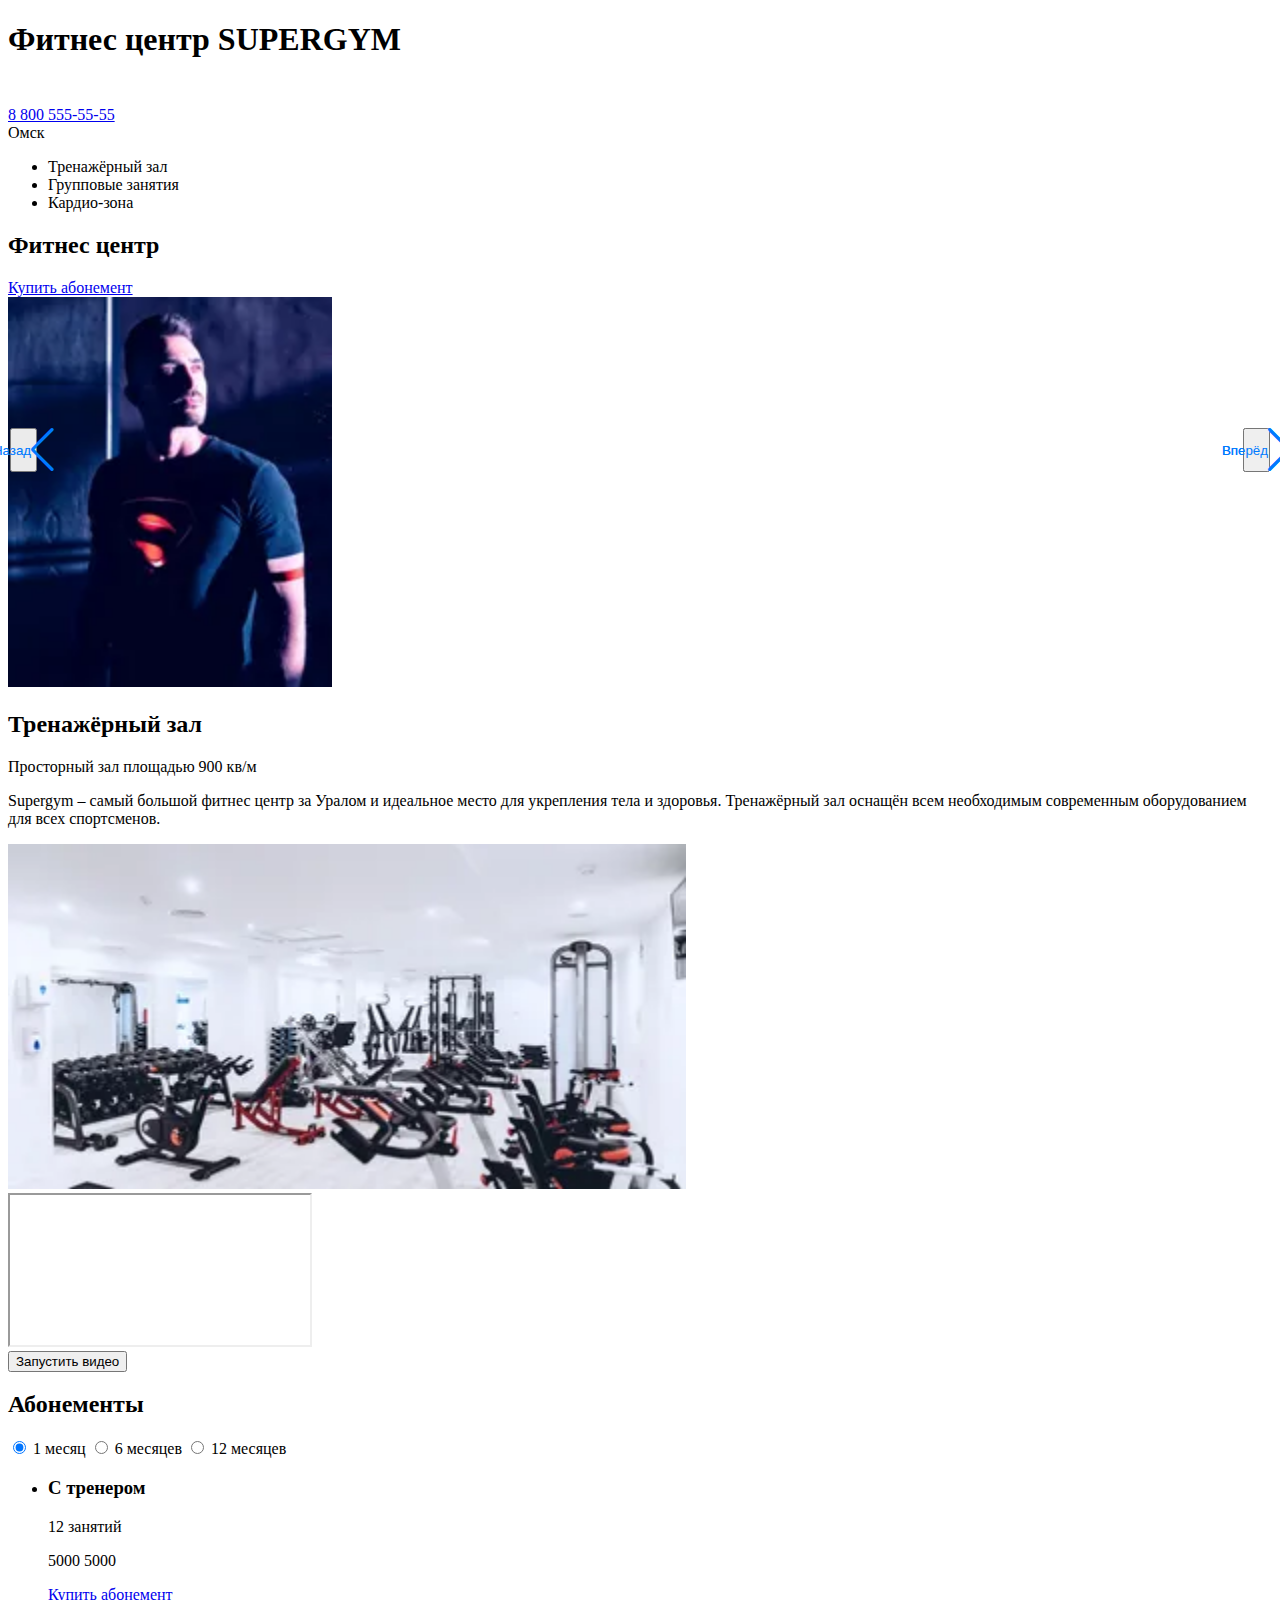
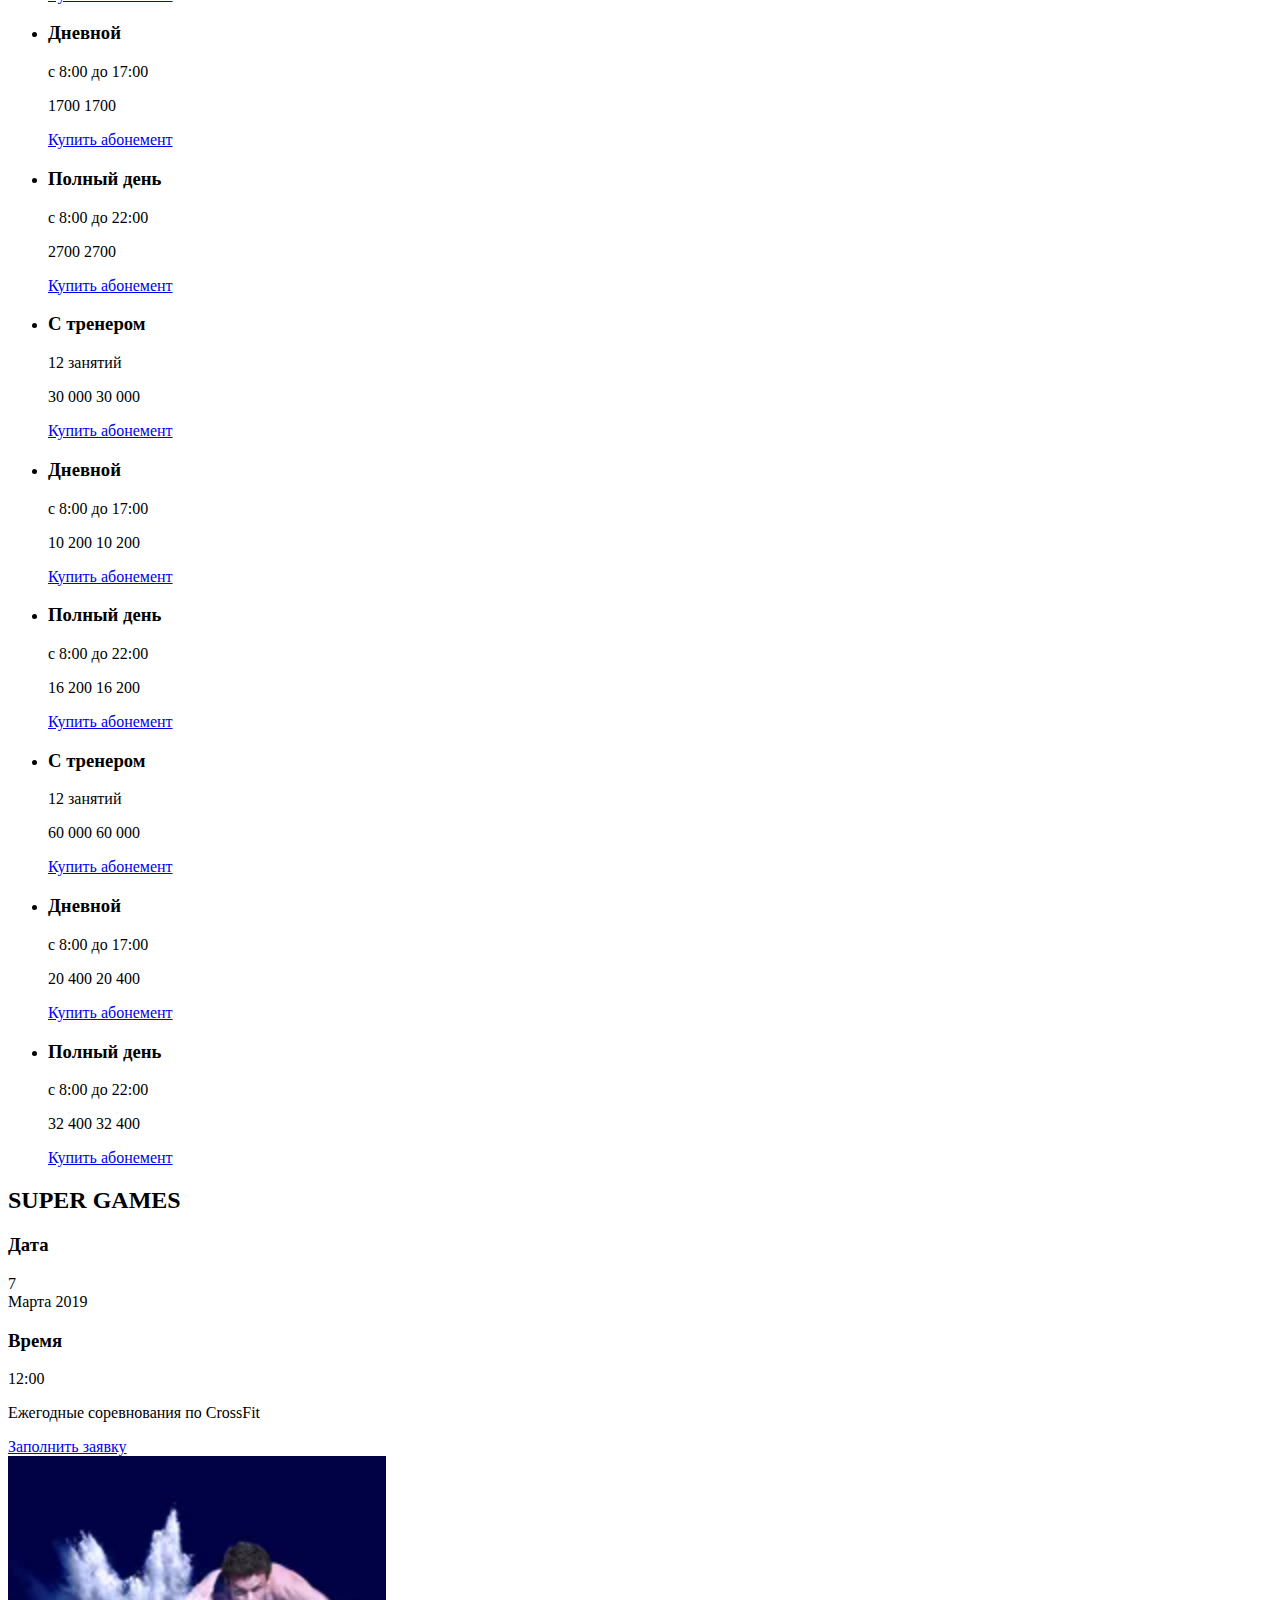
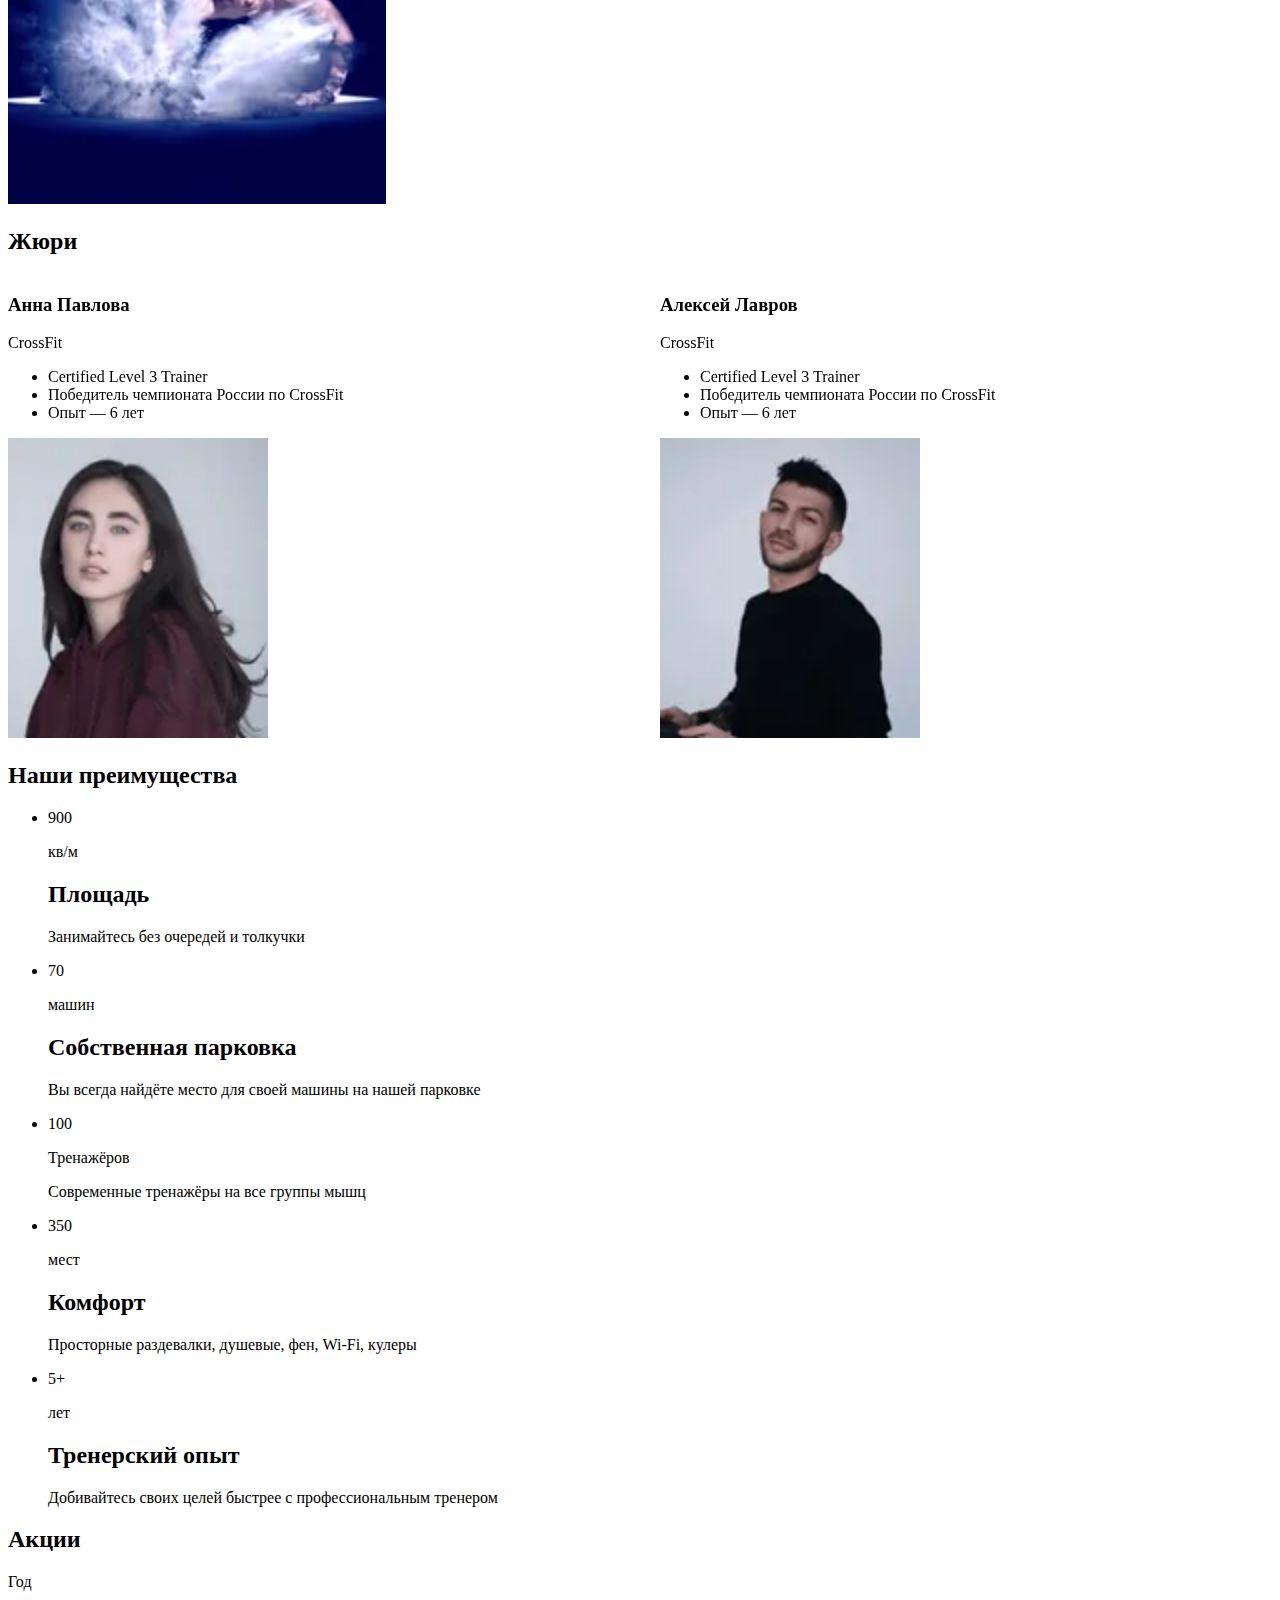
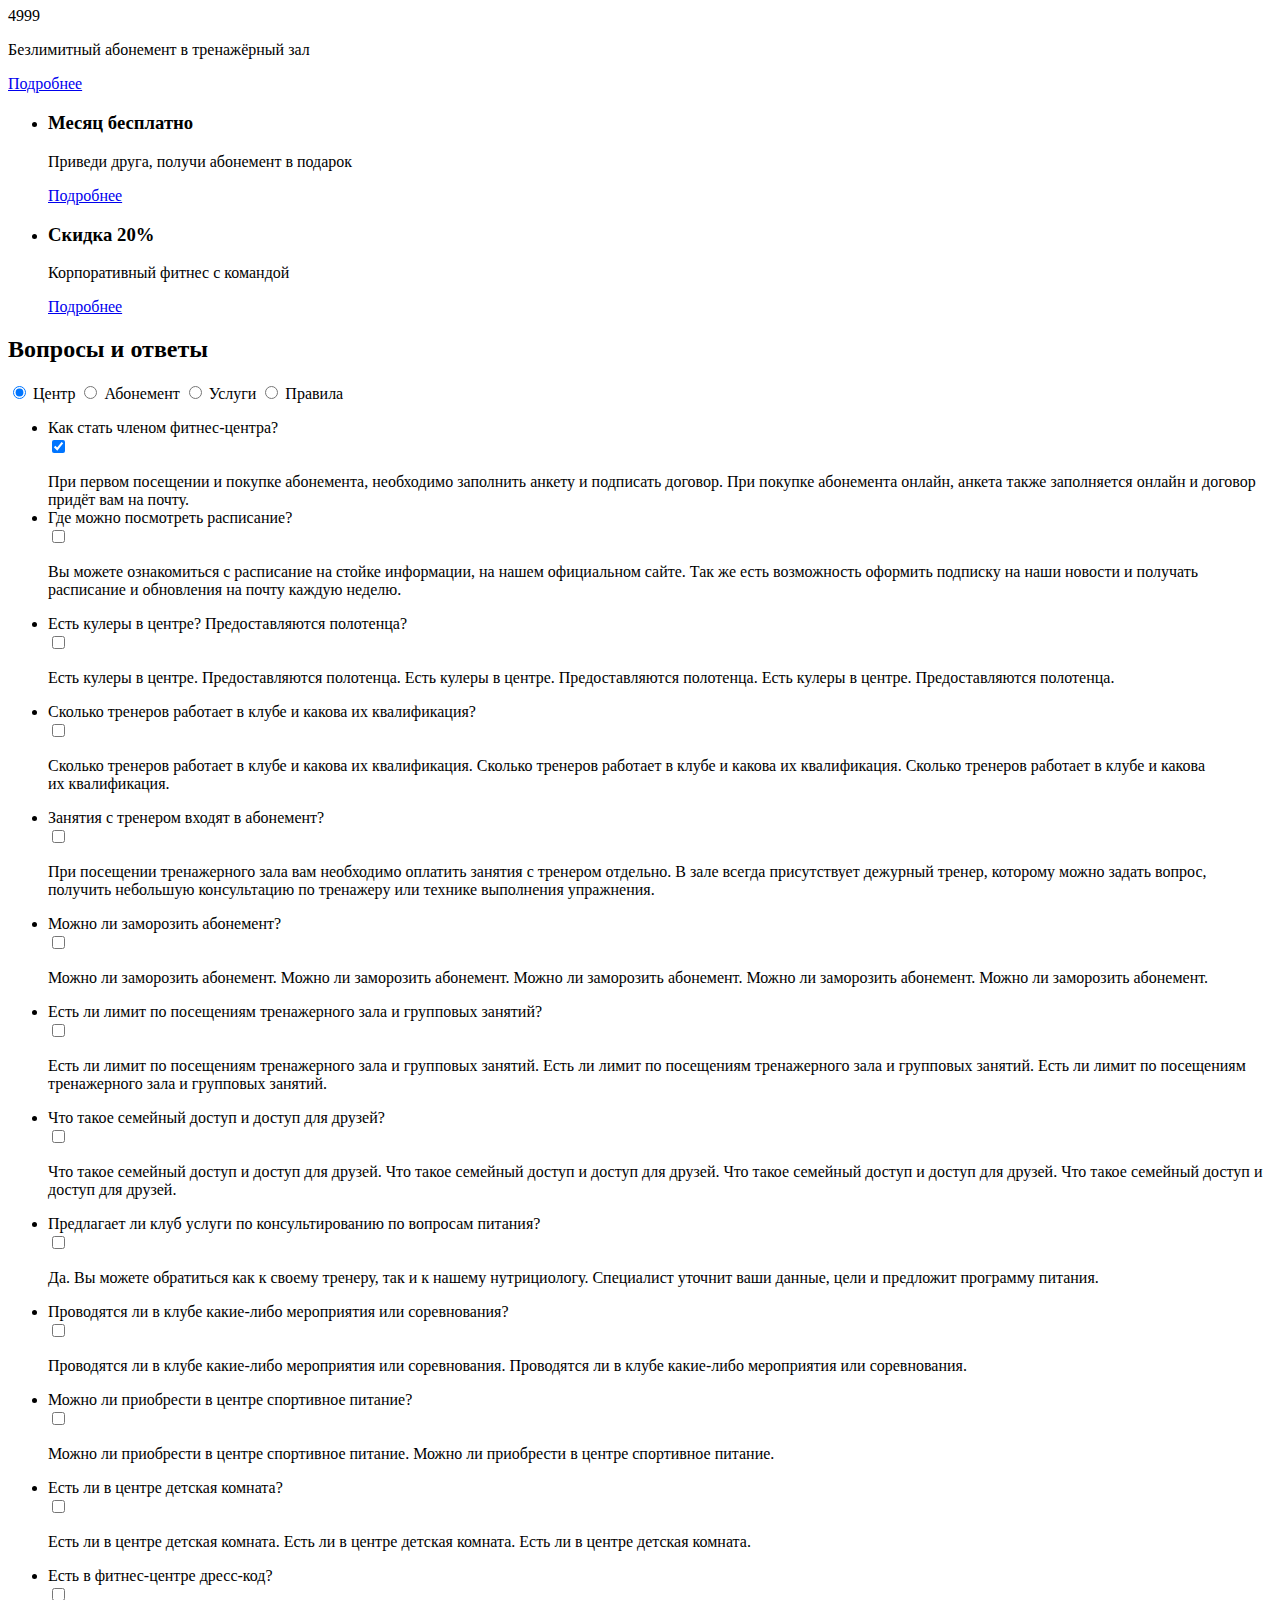
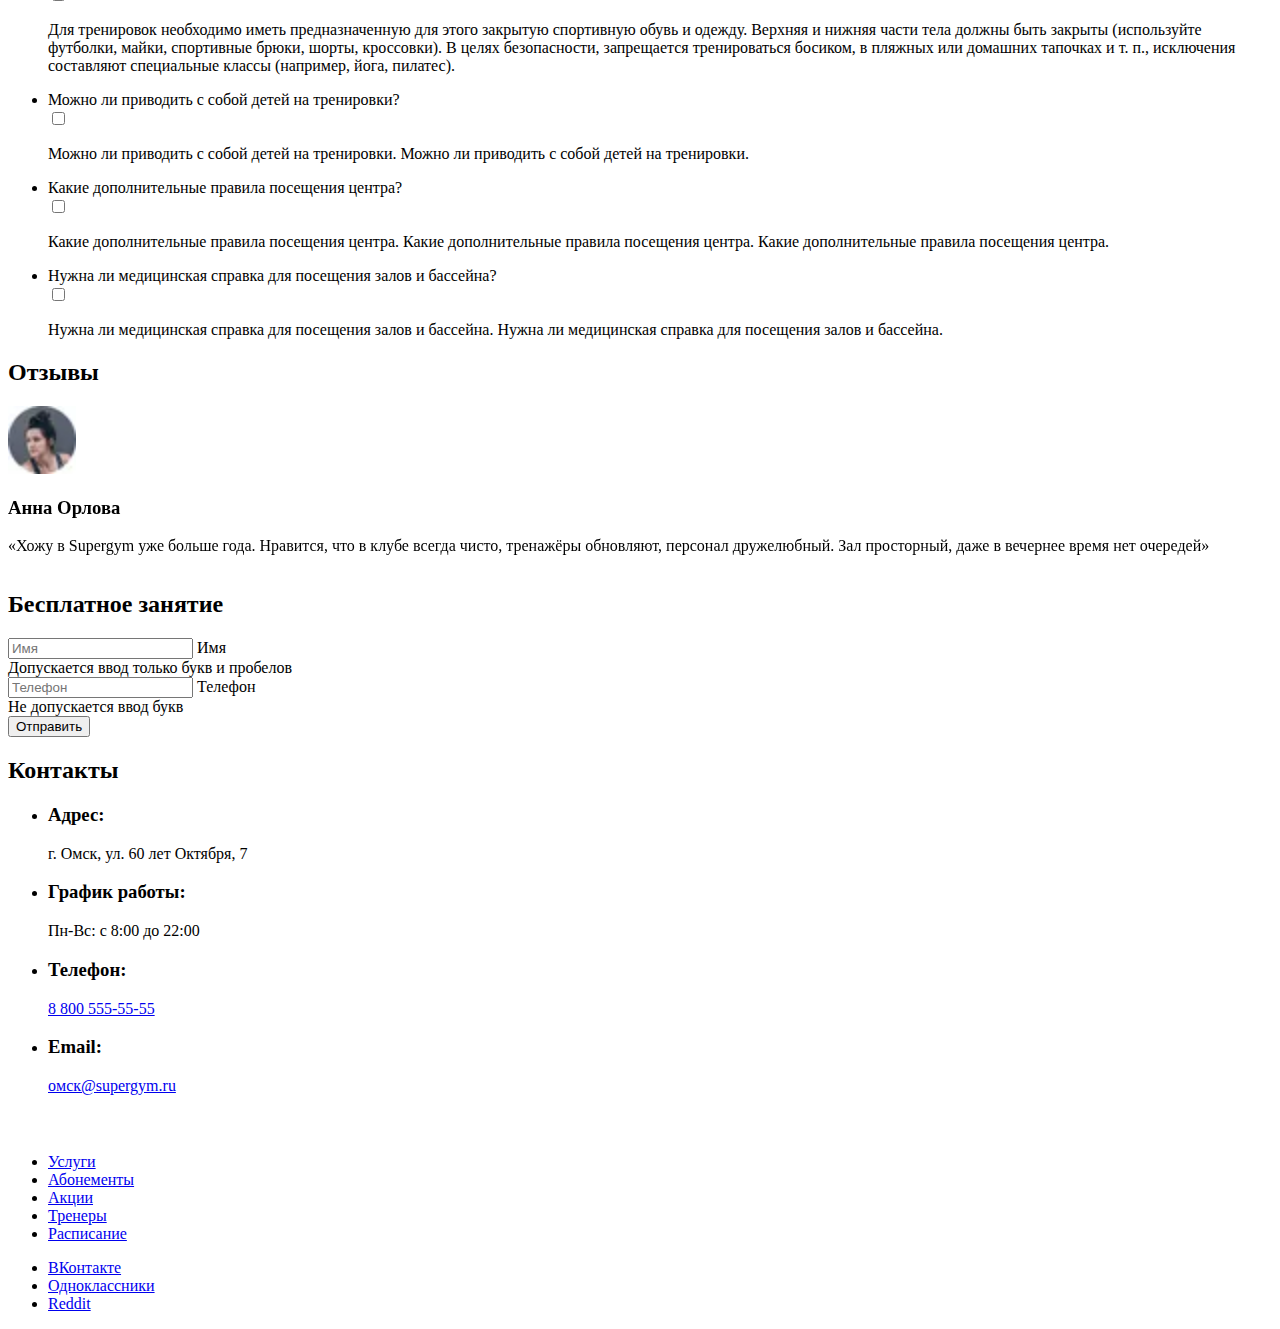
<file: source/index.html>
<!DOCTYPE html>
<html lang="ru" data-validate="html">

<head>
  <meta charset="UTF-8">
  <meta name="viewport" content="width=device-width, initial-scale=1.0">
  <meta name="description" content="SUPERGYM" />
  <title>SUPERGYM</title>
  <link rel="stylesheet" href="css/vendor/swiper-bundle.css">
  <link rel="stylesheet" href="sass/style.scss">
  <link rel="icon" href="favicon.ico">
  <link rel="icon" type="image/png" href="img/favicon.png">
</head>

<body class="page">
  <main>
    <h1 class="visually-hidden">Фитнес центр SUPERGYM</h1>
    <section class="promo" data-test="hero">
      <div class="promo__container container">
        <header class="promo__header promo-header">
          <div class="promo-header__logo">
            <picture>
              <source media="(min-width: 1366px)" srcset="img/logo/logo-desktop.svg" type="image/svg+xml" width="130" height="26">
              <source media="(min-width: 768px)" srcset="img/logo/logo-tablet.svg" type="image/svg+xml" width="110" height="22">
              <img src="img/logo/logo-mobile.svg" width="100" height="20" alt="Логотип SUPERGYM">
            </picture>
          </div>
          <a class="promo-header__phone" href="tel:+78005555555">8 800 555-55-55</a>
        </header>
        <div class="promo__content promo-content">
          <div class="promo-content__text">
            <span class="promo-content__city">Омск</span>
            <ul class="promo-content__list list-reset">
              <li class="promo-content__list-item">Тренажёрный зал</li>
              <li class="promo-content__list-item">Групповые занятия</li>
              <li class="promo-content__list-item">Кардио-зона</li>
            </ul>
            <h2 class="promo-content__title">Фитнес центр</h2>
            <a class="promo-content__button button" href="#price">Купить абонемент</a>
          </div>
          <div class="promo-content__image">
            <picture>
              <source media="(min-width: 1366px)" srcset="img/promo/promo-desktop@1x.webp 1x, img/promo/promo-desktop@2x.webp 2x" type="image/webp" width="500" height="524">
              <source media="(min-width: 1366px)" srcset="img/promo/promo-desktop@1x.jpg 1x, img/promo/promo-desktop@2x.jpg 2x" type="image/jpeg" width="500" height="524">
              <source media="(min-width: 768px)" srcset="img/promo/promo-tablet@1x.webp 1x, img/promo/promo-tablet@2x.webp 2x" type="image/webp" width="324" height="390">
              <img src="img/promo/promo-tablet@1x.jpg" srcset="img/promo/promo-tablet@2x.jpg 2x" alt="Тренер SUPERGYM" width="324" height="390">
            </picture>
          </div>
        </div>
      </div>
    </section>
    <section class="about" data-test="about">
      <div class="about__container container">
        <div class="about__text about-text">
          <h2 class="about__title title">Тренажёрный зал</h2>
          <p class="about-text__subtitle">Просторный зал площадью 900 кв/м</p>
          <div class="about-text__description">
            <p>Supergym – самый большой фитнес центр за Уралом и идеальное место для укрепления тела и здоровья. Тренажёрный зал оснащён всем необходимым современным оборудованием для всех спортсменов.</p>
          </div>
        </div>
        <div class="about__media">
          <div class="about__image">
            <picture>
              <source media="(min-width: 1366px)" srcset="img/about/gym-desktop@1x.webp 1x, img/about/gym-desktop@2x.webp 2x" type="image/webp" width="660" height="400">
              <source media="(min-width: 1366px)" srcset="img/about/gym-desktop@1x.jpg 1x, img/about/gym-desktop@2x.jpg 2x" type="image/jpeg" width="660" height="400">
              <source media="(min-width: 768px)" srcset="img/about/gym-tablet@1x.webp 1x, img/about/gym-tablet@2x.webp 2x" type="image/webp" width="678" height="345">
              <source media="(min-width: 768px)" srcset="img/about/gym-tablet@1x.jpg 1x, img/about/gym-tablet@2x.jpg 2x" type="image/jpeg" width="678" height="345">
              <source media="(min-width: 320px)" srcset="img/about/gym-mobile@1x.webp 1x, img/about/gym-mobile@2x.webp 2x" type="image/webp" width="320" height="280">
              <img src="img/about/gym-mobile@1x.jpg" srcset="img/about/gym-mobile@2x.jpg 2x" alt="Зал SUPERGYM" width="320" height="280">
            </picture>
          </div>
          <div class="about__video about-video about-video-js">
            <div class="about-video__wrapper">
              <iframe class="about-video__frame about-video__frame--js" src="https://www.youtube.com/embed/9TZXsZItgdw?si=utQJK39BqRWe497W&autoplay=1" title="YouTube video player" allow="accelerometer; clipboard-write; encrypted-media; gyroscope; picture-in-picture; web-share" referrerpolicy="strict-origin-when-cross-origin" allowfullscreen loading="lazy"></iframe>
            </div>
            <button class="about-video__control about-video__control-js" type="button">
              <span class="visually-hidden">Запустить видео</span>
            </button>
          </div>
        </div>
      </div>
    </section>
    <section class="prices" data-test="price">
      <div class="prices__container container">
        <h2 class="prices__title title">Абонементы</h2>
        <div class="prices-tab tab-js">
          <div class="prices-tab__nav prices-nav">
            <label class="prices-nav__item tab-item-js" tabindex="0">
              <input class="prices-nav__input tab-input-js" type="radio" name="price" checked>
              <span class="prices-nav__name">1 месяц</span>
            </label>
            <label class="prices-nav__item tab-item-js" tabindex="0">
              <input class="prices-nav__input tab-input-js" type="radio" name="price">
              <span class="prices-nav__name">6 месяцев</span>
            </label>
            <label class="prices-nav__item tab-item-js" tabindex="0">
              <input class="prices-nav__input tab-input-js" type="radio" name="price">
              <span class="prices-nav__name">12 месяцев</span>
            </label>
          </div>
          <div class="prices-tab__content">
            <ul class="prices-tab__content-list prices-list list-reset tab-list-js tab-list tab-list--active">
              <li class="prices-list__item prices-item">
                <h3 class="prices-item__title">С тренером</h3>
                <span class="prices-item__description">12 занятий</span>
                <p class="prices-item__cost prices-cost">
                  <span class="prices-cost__wrapper">
                    <span class="prices-cost__number">5000</span>
                    <span class="prices-cost__shadow" aria-hidden="true">5000</span>
                  </span>
                </p>
                <a class="prices-item__button button" href="#">Купить абонемент</a>
              </li>
              <li class="prices-list__item prices-item">
                <h3 class="prices-item__title">Дневной</h3>
                <span class="prices-item__description">с 8:00 до 17:00</span>
                <p class="prices-item__cost prices-cost">
                  <span class="prices-cost__wrapper">
                    <span class="prices-cost__number">1700</span>
                    <span class="prices-cost__shadow" aria-hidden="true">1700</span>
                  </span>
                </p>
                <a class="prices-item__button button" href="#">Купить абонемент</a>
              </li>
              <li class="prices-list__item prices-item">
                <h3 class="prices-item__title">Полный день</h3>
                <span class="prices-item__description">с 8:00 до 22:00</span>
                <p class="prices-item__cost prices-cost">
                  <span class="prices-cost__wrapper">
                    <span class="prices-cost__number">2700</span>
                    <span class="prices-cost__shadow" aria-hidden="true">2700</span>
                  </span>
                </p>
                <a class="prices-item__button button" href="#">Купить абонемент</a>
              </li>
            </ul>
            <ul class="prices-tab__content-list prices-list tab-list-js list-reset">
              <li class="prices-list__item prices-item">
                <h3 class="prices-item__title">С тренером</h3>
                <span class="prices-item__description">12 занятий</span>
                <p class="prices-item__cost prices-cost">
                  <span class="prices-cost__wrapper">
                    <span class="prices-cost__number">30 000</span>
                    <span class="prices-cost__shadow" aria-hidden="true">30 000</span>
                  </span>
                </p>
                <a class="prices-item__button button" href="#">Купить абонемент</a>
              </li>
              <li class="prices-list__item prices-item">
                <h3 class="prices-item__title">Дневной</h3>
                <span class="prices-item__description">с 8:00 до 17:00</span>
                <p class="prices-item__cost prices-cost">
                  <span class="prices-cost__wrapper">
                    <span class="prices-cost__number">10 200</span>
                    <span class="prices-cost__shadow" aria-hidden="true">10 200</span>
                  </span>
                </p>
                <a class="prices-item__button button" href="#">Купить абонемент</a>
              </li>
              <li class="prices-list__item prices-item">
                <h3 class="prices-item__title">Полный день</h3>
                <span class="prices-item__description">с 8:00 до 22:00</span>
                <p class="prices-item__cost prices-cost">
                  <span class="prices-cost__wrapper">
                    <span class="prices-cost__number">16 200</span>
                    <span class="prices-cost__shadow" aria-hidden="true">16 200</span>
                  </span>
                </p>
                <a class="prices-item__button button" href="#">Купить абонемент</a>
              </li>
            </ul>
            <ul class="prices-tab__content-list prices-list tab-list-js list-reset">
              <li class="prices-list__item prices-item">
                <h3 class="prices-item__title">С тренером</h3>
                <span class="prices-item__description">12 занятий</span>
                <p class="prices-item__cost prices-cost">
                  <span class="prices-cost__wrapper">
                    <span class="prices-cost__number">60 000</span>
                    <span class="prices-cost__shadow" aria-hidden="true">60 000</span>
                  </span>
                </p>
                <a class="prices-item__button button" href="#">Купить абонемент</a>
              </li>
              <li class="prices-list__item prices-item">
                <h3 class="prices-item__title">Дневной</h3>
                <span class="prices-item__description">с 8:00 до 17:00</span>
                <p class="prices-item__cost prices-cost">
                  <span class="prices-cost__wrapper">
                    <span class="prices-cost__number">20 400</span>
                    <span class="prices-cost__shadow" aria-hidden="true">20 400</span>
                  </span>
                </p>
                <a class="prices-item__button button" href="#">Купить абонемент</a>
              </li>
              <li class="prices-list__item prices-item">
                <h3 class="prices-item__title">Полный день</h3>
                <span class="prices-item__description">с 8:00 до 22:00</span>
                <p class="prices-item__cost prices-cost">
                  <span class="prices-cost__wrapper">
                    <span class="prices-cost__number">32 400</span>
                    <span class="prices-cost__shadow" aria-hidden="true">32 400</span>
                  </span>
                </p>
                <a class="prices-item__button button" href="#">Купить абонемент</a>
              </li>
            </ul>
          </div>
        </div>
      </div>
    </section>
    <section class="games" data-test="games">
      <div class="games__container container">
        <div class="games__info">
          <h2 class="games__title">SUPER GAMES</h2>
          <div class="games__wrapper">
            <div class="games__date games-date">
              <h3 class="games-date__subtitle games-subtitle">Дата</h3>
              <div class="games-date__description">
                <span class="games-date__number games-number">7</span>
                <div class="games-date__text">
                  <span class="games-date__month">Марта</span>
                  <span class="games-date__year">2019</span>
                </div>
              </div>
            </div>
            <div class="games__time">
              <h3 class="games__time-subtitle games-subtitle">Время</h3>
              <span class="games__time-description games-number">12:00</span>
            </div>
          </div>
          <p class="games__description">Ежегодные соревнования по CrossFit</p>
          <a class="games__button button" href="#">Заполнить заявку</a>
        </div>
        <div class="games__image">
          <picture>
            <source media="(min-width: 1366px)" srcset="img/games/games-desktop@1x.webp 1x, img/games/games-desktop@2x.webp 2x" type="image/webp" width="660" height="500">
            <source media="(min-width: 1366px)" srcset="img/games/games-desktop@1x.jpg 1x, img/games/games-desktop@2x.jpg 2x" type="image/jpeg" width="660" height="500">
            <source media="(min-width: 768px)" srcset="img/games/games-tablet@1x.webp 1x, img/games/games-tablet@2x.webp 2x" type="image/webp" width="378" height="348">
            <source media="(min-width: 768px)" srcset="img/games/games-tablet@1x.jpg 1x, img/games/games-tablet@2x.jpg 2x" type="image/jpeg" width="378" height="348">
            <source media="(min-width: 320px)" srcset="img/games/games-mobile@1x.webp 1x, img/games/games-mobile@2x.webp 2x" type="image/webp" width="290" height="290">
            <img src="img/games/games-mobile@1x.jpg" srcset="img/games/games-mobile@2x.jpg 2x" alt="Соревнования SUPER GAMES" width="290" height="290">
          </picture>
        </div>
      </div>
    </section>
    <section class="team" data-test="juri">
      <div class="team__container container">
        <h2 class="team__title title">Жюри</h2>
        <div class="team__swiper-container">
          <div class="team__button-wrapper">
            <button class="team__button team__button-prev team-button-prev-js swiper-button swiper-button-prev" type="button">
              <span class="visually-hidden">Назад</span>
            </button>
            <button class="team__button team__button-next team-button-next-js swiper-button swiper-button-next" type="button">
              <span class="visually-hidden">Вперёд</span>
            </button>
          </div>
          <div class="team__swiper team-swiper team-swiper-js swiper">
            <div class="team-swiper__wrapper swiper-wrapper">
              <div class="team-swiper__slide swiper-slide" tabindex="0">
                <div class="team-swiper__slide-text">
                  <h3 class="team-swiper__slide-title">Анна Павлова</h3>
                  <div class="team-swiper__slide-description slide-description">
                    <span class="slide-description__subtitle">CrossFit</span>
                    <ul class="slide-description__list">
                      <li class="slide-description__list-item">Certified Level 3 Trainer</li>
                      <li class="slide-description__list-item">Победитель чемпионата России по CrossFit</li>
                      <li class="slide-description__list-item">Опыт — 6 лет</li>
                    </ul>
                  </div>
                </div>
                <div class="team-swiper__slide-image">
                  <picture>
                    <source srcset="img/team/team-1@1x.webp 1x, img/team/team-1@2x.webp 2x" type="image/webp" width="260" height="300">
                    <img src="img/team/team-1@1x.jpg" srcset="img/team/team-1@2x.jpg 2x" alt="Анна Павлова" width="260" height="300">
                  </picture>
                </div>
              </div>
              <div class="team-swiper__slide swiper-slide" tabindex="0">
                <div class="team-swiper__slide-text">
                  <h3 class="team-swiper__slide-title">Алексей Лавров</h3>
                  <div class="team-swiper__slide-description slide-description">
                    <span class="slide-description__subtitle">CrossFit</span>
                    <ul class="slide-description__list">
                      <li class="slide-description__list-item">Certified Level 3 Trainer</li>
                      <li class="slide-description__list-item">Победитель чемпионата России по CrossFit</li>
                      <li class="slide-description__list-item">Опыт — 6 лет</li>
                    </ul>
                  </div>
                </div>
                <div class="team-swiper__slide-image">
                  <picture>
                    <source srcset="img/team/team-2@1x.webp 1x, img/team/team-2@2x.webp 2x" type="image/webp" width="260" height="300">
                    <img src="img/team/team-2@1x.jpg" srcset="img/team/team-2@2x.jpg 2x" alt="Алексей Лавров" width="260" height="300">
                  </picture>
                </div>
              </div>
              <div class="team-swiper__slide swiper-slide" tabindex="0">
                <div class="team-swiper__slide-text">
                  <h3 class="team-swiper__slide-title">Александр Пашков</h3>
                  <div class="team-swiper__slide-description slide-description">
                    <span class="slide-description__subtitle">CrossFit</span>
                    <ul class="slide-description__list">
                      <li class="slide-description__list-item">Certified Level 3 Trainer</li>
                      <li class="slide-description__list-item">Победитель чемпионата России по CrossFit</li>
                      <li class="slide-description__list-item">Опыт — 6 лет</li>
                    </ul>
                  </div>
                </div>
                <div class="team-swiper__slide-image">
                  <picture>
                    <source srcset="img/team/team-3@1x.webp 1x, img/team/team-3@2x.webp 2x" type="image/webp" width="260" height="300">
                    <img src="img/team/team-3@1x.jpg" srcset="img/team/team-3@2x.jpg 2x" alt="Александр Пашков" width="260" height="300">
                  </picture>
                </div>
              </div>
              <div class="team-swiper__slide swiper-slide" tabindex="0">
                <div class="team-swiper__slide-text">
                  <h3 class="team-swiper__slide-title">Мария Кетова</h3>
                  <div class="team-swiper__slide-description slide-description">
                    <span class="slide-description__subtitle">CrossFit</span>
                    <ul class="slide-description__list">
                      <li class="slide-description__list-item">Certified Level 3 Trainer</li>
                      <li class="slide-description__list-item">Победитель чемпионата России по CrossFit</li>
                      <li class="slide-description__list-item">Опыт — 6 лет</li>
                    </ul>
                  </div>
                </div>
                <div class="team-swiper__slide-image">
                  <picture>
                    <source srcset="img/team/team-4@1x.webp 1x, img/team/team-4@2x.webp 2x" type="image/webp" width="260" height="300">
                    <img src="img/team/team-4@1x.jpg" srcset="img/team/team-4@2x.jpg 2x" alt="Мария Кетова" width="260" height="300">
                  </picture>
                </div>
              </div>
              <div class="team-swiper__slide swiper-slide" tabindex="0">
                <div class="team-swiper__slide-text">
                  <h3 class="team-swiper__slide-title">Анна Павлова</h3>
                  <div class="team-swiper__slide-description slide-description">
                    <span class="slide-description__subtitle">CrossFit</span>
                    <ul class="slide-description__list">
                      <li class="slide-description__list-item">Certified Level 3 Trainer</li>
                      <li class="slide-description__list-item">Победитель чемпионата России по CrossFit</li>
                      <li class="slide-description__list-item">Опыт — 6 лет</li>
                    </ul>
                  </div>
                </div>
                <div class="team-swiper__slide-image">
                  <picture>
                    <source srcset="img/team/team-1@1x.webp 1x, img/team/team-1@2x.webp 2x" type="image/webp" width="260" height="300">
                    <img src="img/team/team-1@1x.jpg" srcset="img/team/team-1@2x.jpg 2x" alt="Анна Павлова" width="260" height="300">
                  </picture>
                </div>
              </div>
              <div class="team-swiper__slide swiper-slide" tabindex="0">
                <div class="team-swiper__slide-text">
                  <h3 class="team-swiper__slide-title">Алексей Лавров</h3>
                  <div class="team-swiper__slide-description slide-description">
                    <span class="slide-description__subtitle">CrossFit</span>
                    <ul class="slide-description__list">
                      <li class="slide-description__list-item">Certified Level 3 Trainer</li>
                      <li class="slide-description__list-item">Победитель чемпионата России по CrossFit</li>
                      <li class="slide-description__list-item">Опыт — 6 лет</li>
                    </ul>
                  </div>
                </div>
                <div class="team-swiper__slide-image">
                  <picture>
                    <source srcset="img/team/team-2@1x.webp 1x, img/team/team-2@2x.webp 2x" type="image/webp" width="260" height="300">
                    <img src="img/team/team-2@1x.jpg" srcset="img/team/team-2@2x.jpg 2x" alt="Алексей Лавров" width="260" height="300">
                  </picture>
                </div>
              </div>
              <div class="team-swiper__slide swiper-slide" tabindex="0">
                <div class="team-swiper__slide-text">
                  <h3 class="team-swiper__slide-title">Александр Пашков</h3>
                  <div class="team-swiper__slide-description slide-description">
                    <span class="slide-description__subtitle">CrossFit</span>
                    <ul class="slide-description__list">
                      <li class="slide-description__list-item">Certified Level 3 Trainer</li>
                      <li class="slide-description__list-item">Победитель чемпионата России по CrossFit</li>
                      <li class="slide-description__list-item">Опыт — 6 лет</li>
                    </ul>
                  </div>
                </div>
                <div class="team-swiper__slide-image">
                  <picture>
                    <source srcset="img/team/team-3@1x.webp 1x, img/team/team-3@2x.webp 2x" type="image/webp" width="260" height="300">
                    <img src="img/team/team-3@1x.jpg" srcset="img/team/team-3@2x.jpg 2x" alt="Александр Пашков" width="260" height="300">
                  </picture>
                </div>
              </div>
              <div class="team-swiper__slide swiper-slide" tabindex="0">
                <div class="team-swiper__slide-text">
                  <h3 class="team-swiper__slide-title">Мария Кетова</h3>
                  <div class="team-swiper__slide-description slide-description">
                    <span class="slide-description__subtitle">CrossFit</span>
                    <ul class="slide-description__list">
                      <li class="slide-description__list-item">Certified Level 3 Trainer</li>
                      <li class="slide-description__list-item">Победитель чемпионата России по CrossFit</li>
                      <li class="slide-description__list-item">Опыт — 6 лет</li>
                    </ul>
                  </div>
                </div>
                <div class="team-swiper__slide-image">
                  <picture>
                    <source srcset="img/team/team-4@1x.webp 1x, img/team/team-4@2x.webp 2x" type="image/webp" width="260" height="300">
                    <img src="img/team/team-4@1x.jpg" srcset="img/team/team-4@2x.jpg 2x" alt="Мария Кетова" width="260" height="300">
                  </picture>
                </div>
              </div>
            </div>
          </div>
        </div>
      </div>
    </section>
    <section class="advantages" data-test="features">
      <div class="advantages__container">
        <h2 class="advantages__title title">Наши преимущества</h2>
        <ul class="advantages__list advantages-list list-reset">
          <li>
            <p>900</p>
            <p>кв/м</p>
            <h2>Площадь</h2>
            <p>Занимайтесь без очередей и толкучки</p>
          </li>
          <li>
            <p>70</p>
            <p>машин</p>
            <h2>Собственная парковка</h2>
            <p>Вы всегда найдёте место для своей машины на нашей парковке</p>
          </li>
          <li>
            <p>100</p>
            <p>Тренажёров</p>
            <p>Современные тренажёры на все группы мышц</p>
          </li>
          <li>
            <p>350</p>
            <p>мест</p>
            <h2>Комфорт</h2>
            <p>Просторные раздевалки, душевые, фен, Wi-Fi, кулеры</p>
          </li>
          <li>
            <p>5+</p>
            <p>лет</p>
            <h2>Тренерский опыт</h2>
            <p>Добивайтесь своих целей быстрее с профессиональным тренером</p>
          </li>
        </ul>
      </div>
    </section>
    <section class="promotions" data-test="offers">
      <div class="promotions__container">
        <h2 class="promotions__title title">Акции</h2>
        <div class="promotions__wrapper">
          <div class="promotions__banner promotions-banner">
            <div class="promotions-banner__text">
              <div class="promotions-banner__text-wrapper">
                <p>Год</p>
                <p>4999</p>
                <p>Безлимитный абонемент в тренажёрный зал</p>
              </div>
              <a class="promotions-banner__more-button promotions-button" href="#">Подробнее</a>
            </div>
          </div>
          <ul class="promotions__list promotions-list list-reset">
            <li class="promotions-list__item">
              <div class="promotions-list__item-wrapper">
                <h3>Месяц бесплатно</h3>
                <p>Приведи друга, получи абонемент в подарок</p>
              </div>
              <a class="promotions-list__item-more-button promotions-button" href="#">Подробнее</a>
            </li>
            <li class="promotions-list__item">
              <div class="promotions-list__item-wrapper">
                <h3>Скидка 20%</h3>
                <p>Корпоративный фитнес с командой</p>
              </div>
              <a class="promotions-list__item-more-button promotions-button" href="#">Подробнее</a>
            </li>
          </ul>
        </div>
      </div>
    </section>
    <section class="faq" data-test="faq">
      <div class="faq__container container">
        <h2 class="faq__title title">Вопросы и ответы</h2>
        <div class="faq__tab faq-tab tab-js">
          <div class="faq-tab__nav faq-nav">
            <label class="faq-nav__item tab-item-js" tabindex="0">
              <input class="faq-nav__input tab-input-js" type="radio" name="faq" checked>
              <span class="faq-nav__name">Центр</span>
            </label>
            <label class="faq-nav__item tab-item-js" tabindex="0">
              <input class="faq-nav__input tab-input-js" type="radio" name="faq">
              <span class="faq-nav__name">Абонемент</span>
            </label>
            <label class="faq-nav__item tab-item-js" tabindex="0">
              <input class="faq-nav__input tab-input-js" type="radio" name="faq">
              <span class="faq-nav__name">Услуги</span>
            </label>
            <label class="faq-nav__item tab-item-js" tabindex="0">
              <input class="faq-nav__input tab-input-js" type="radio" name="faq">
              <span class="faq-nav__name">Правила</span>
            </label>
          </div>
          <div class="faq-tab__content">
            <ul class="faq-tab__content-list faq-list list-reset tab-list-js tab-list tab-list--active">
              <li class="faq-list__item faq-item accordion-item accordion-item-js accordion-item--active">
                <div class="faq-item__label-wrapper">
                  <label for="center-1">Как стать членом фитнес&#8209;центра?</label>
                </div>
                <div class="faq-item__input-wrapper" tabindex="0">
                  <input type="checkbox" id="center-1" name="center-1" tabindex="-1" checked>
                </div>
                <div class="faq-item__text-wrapper accordion-text-js">
                  <p>При первом посещении и покупке абонемента, необходимо заполнить анкету и&nbsp;подписать договор. При покупке абонемента онлайн, анкета также заполняется онлайн и договор придёт вам на почту.</p>
                </div>
              </li>
              <li class="faq-list__item faq-item accordion-item accordion-item-js">
                <div class="faq-item__label-wrapper">
                  <label for="center-2">Где можно посмотреть расписание?</label>
                </div>
                <div class="faq-item__input-wrapper" tabindex="0">
                  <input type="checkbox" id="center-2" name="center-2" tabindex="-1">
                </div>
                <div class="faq-item__text-wrapper accordion-text-js">
                  <p>Вы можете ознакомиться с расписание на стойке информации, на нашем официальном сайте. Так же есть возможность оформить подписку на наши новости и получать расписание и обновления на почту каждую неделю.</p>
                </div>
              </li>
              <li class="faq-list__item faq-item accordion-item accordion-item-js">
                <div class="faq-item__label-wrapper">
                  <label for="center-3">Есть кулеры в центре? Предоставляются полотенца?</label>
                </div>
                <div class="faq-item__input-wrapper" tabindex="0">
                  <input type="checkbox" id="center-3" name="center-3" tabindex="-1">
                </div>
                <div class="faq-item__text-wrapper accordion-text-js">
                  <p>Есть кулеры в центре. Предоставляются полотенца. Есть кулеры в центре. Предоставляются полотенца.
                    Есть кулеры в центре. Предоставляются полотенца.
                  </p>
                </div>
              </li>
              <li class="faq-list__item faq-item accordion-item accordion-item-js">
                <div class="faq-item__label-wrapper">
                  <label for="center-4">Сколько тренеров работает в клубе и какова их квалификация?</label>
                </div>
                <div class="faq-item__input-wrapper" tabindex="0">
                  <input type="checkbox" id="center-4" name="center-4" tabindex="-1">
                </div>
                <div class="faq-item__text-wrapper accordion-text-js">
                  <p>Сколько тренеров работает в клубе и какова их квалификация. Сколько тренеров работает в клубе и какова их квалификация. Сколько тренеров работает в клубе и какова их квалификация.</p>
                </div>
              </li>
            </ul>
            <ul class="faq-tab__content-list faq-list list-reset tab-list-js">
              <li class="faq-list__item faq-item accordion-item accordion-item-js">
                <div class="faq-item__label-wrapper">
                  <label for="prices-1">Занятия с тренером входят в абонемент?</label>
                </div>
                <div class="faq-item__input-wrapper" tabindex="0">
                  <input type="checkbox" id="prices-1" name="prices-1" tabindex="-1">
                </div>
                <div class="faq-item__text-wrapper accordion-text-js">
                  <p>При посещении тренажерного зала вам необходимо оплатить занятия с тренером отдельно. В зале всегда присутствует дежурный тренер, которому можно задать вопрос, получить небольшую консультацию по тренажеру или технике выполнения упражнения.</p>
                </div>
              </li>
              <li class="faq-list__item faq-item accordion-item accordion-item-js">
                <div class="faq-item__label-wrapper">
                  <label for="prices-2">Можно ли заморозить абонемент?</label>
                </div>
                <div class="faq-item__input-wrapper" tabindex="0">
                  <input type="checkbox" id="prices-2" name="prices-2" tabindex="-1">
                </div>
                <div class="faq-item__text-wrapper accordion-text-js">
                  <p>Можно ли заморозить абонемент. Можно ли заморозить абонемент. Можно ли заморозить абонемент. Можно ли заморозить абонемент. Можно ли заморозить абонемент.</p>
                </div>
              </li>
              <li class="faq-list__item faq-item accordion-item accordion-item-js">
                <div class="faq-item__label-wrapper">
                  <label for="prices-3">Есть ли лимит по посещениям тренажерного зала и групповых занятий?</label>
                </div>
                <div class="faq-item__input-wrapper" tabindex="0">
                  <input type="checkbox" id="prices-3" name="prices-3" tabindex="-1">
                </div>
                <div class="faq-item__text-wrapper accordion-text-js">
                  <p>Есть ли лимит по посещениям тренажерного зала и групповых занятий. Есть ли лимит по посещениям тренажерного зала и групповых занятий. Есть ли лимит по посещениям тренажерного зала и групповых занятий.</p>
                </div>
              </li>
              <li class="faq-list__item faq-item accordion-item accordion-item-js">
                <div class="faq-item__label-wrapper">
                  <label for="prices-4">Что такое семейный доступ и доступ для друзей?</label>
                </div>
                <div class="faq-item__input-wrapper" tabindex="0">
                  <input type="checkbox" id="prices-4" name="prices-4" tabindex="-1">
                </div>
                <div class="faq-item__text-wrapper accordion-text-js">
                  <p>Что такое семейный доступ и доступ для друзей. Что такое семейный доступ и доступ для друзей. Что такое семейный доступ и доступ для друзей. Что такое семейный доступ и доступ для друзей.</p>
                </div>
              </li>
            </ul>
            <ul class="faq-tab__content-list faq-list list-reset tab-list-js">
              <li class="faq-list__item faq-item accordion-item accordion-item-js">
                <div class="faq-item__label-wrapper">
                  <label for="services-1">Предлагает ли клуб услуги по консультированию по вопросам питания?</label>
                </div>
                <div class="faq-item__input-wrapper" tabindex="0">
                  <input type="checkbox" id="services-1" name="services-1" tabindex="-1">
                </div>
                <div class="faq-item__text-wrapper accordion-text-js">
                  <p>Да. Вы можете обратиться как к своему тренеру, так и к нашему нутрициологу. Специалист уточнит ваши данные, цели и предложит программу питания.</p>
                </div>
              </li>
              <li class="faq-list__item faq-item accordion-item accordion-item-js">
                <div class="faq-item__label-wrapper">
                  <label for="services-2">Проводятся ли в клубе какие-либо мероприятия или соревнования?</label>
                </div>
                <div class="faq-item__input-wrapper" tabindex="0">
                  <input type="checkbox" id="services-2" name="services-2" tabindex="-1">
                </div>
                <div class="faq-item__text-wrapper accordion-text-js">
                  <p>Проводятся ли в клубе какие-либо мероприятия или соревнования. Проводятся ли в клубе какие-либо мероприятия или соревнования.</p>
                </div>
              </li>
              <li class="faq-list__item faq-item accordion-item accordion-item-js">
                <div class="faq-item__label-wrapper">
                  <label for="services-3">Можно ли приобрести в центре спортивное питание?</label>
                </div>
                <div class="faq-item__input-wrapper" tabindex="0">
                  <input type="checkbox" id="services-3" name="services-3" tabindex="-1">
                </div>
                <div class="faq-item__text-wrapper accordion-text-js">
                  <p>Можно ли приобрести в центре спортивное питание. Можно ли приобрести в центре спортивное питание.</p>
                </div>
              </li>
              <li class="faq-list__item faq-item accordion-item accordion-item-js">
                <div class="faq-item__label-wrapper">
                  <label for="services-4">Есть ли в центре детская комната?</label>
                </div>
                <div class="faq-item__input-wrapper" tabindex="0">
                  <input type="checkbox" id="services-4" name="services-4" tabindex="-1">
                </div>
                <div class="faq-item__text-wrapper accordion-text-js">
                  <p>Есть ли в центре детская комната. Есть ли в центре детская комната. Есть ли в центре детская комната.</p>
                </div>
              </li>
            </ul>
            <ul class="faq-tab__content-list faq-list list-reset tab-list-js">
              <li class="faq-list__item faq-item accordion-item accordion-item-js">
                <div class="faq-item__label-wrapper">
                  <label for="rules-1">Есть в фитнес-центре дресс-код?</label>
                </div>
                <div class="faq-item__input-wrapper" tabindex="0">
                  <input type="checkbox" id="rules-1" name="rules-1" tabindex="-1">
                </div>
                <div class="faq-item__text-wrapper accordion-text-js">
                  <p>Для тренировок необходимо иметь предназначенную для этого закрытую спортивную обувь и одежду. Верхняя и нижняя части тела должны быть закрыты (используйте футболки, майки, спортивные брюки, шорты, кроссовки). В целях безопасности, запрещается тренироваться босиком, в пляжных или домашних тапочках и т. п., исключения составляют специальные классы (например, йога, пилатес).</p>
                </div>
              </li>
              <li class="faq-list__item faq-item accordion-item accordion-item-js">
                <div class="faq-item__label-wrapper">
                  <label for="rules-2">Можно ли приводить с собой детей на тренировки?</label>
                </div>
                <div class="faq-item__input-wrapper" tabindex="0">
                  <input type="checkbox" id="rules-2" name="rules-2" tabindex="-1">
                </div>
                <div class="faq-item__text-wrapper accordion-text-js">
                  <p>Можно ли приводить с собой детей на тренировки. Можно ли приводить с собой детей на тренировки.</p>
                </div>
              </li>
              <li class="faq-list__item faq-item accordion-item accordion-item-js">
                <div class="faq-item__label-wrapper">
                  <label for="rules-3">Какие дополнительные правила посещения центра?</label>
                </div>
                <div class="faq-item__input-wrapper" tabindex="0">
                  <input type="checkbox" id="rules-3" name="rules-3" tabindex="-1">
                </div>
                <div class="faq-item__text-wrapper accordion-text-js">
                  <p>Какие дополнительные правила посещения центра. Какие дополнительные правила посещения центра. Какие дополнительные правила посещения центра.</p>
                </div>
              </li>
              <li class="faq-list__item faq-item accordion-item accordion-item-js">
                <div class="faq-item__label-wrapper">
                  <label for="rules-4">Нужна ли медицинская справка для посещения залов и бассейна?</label>
                </div>
                <div class="faq-item__input-wrapper" tabindex="0">
                  <input type="checkbox" id="rules-4" name="rules-4" tabindex="-1">
                </div>
                <div class="faq-item__text-wrapper accordion-text-js">
                  <p>Нужна ли медицинская справка для посещения залов и бассейна. Нужна ли медицинская справка для посещения залов и бассейна.</p>
                </div>
              </li>
            </ul>
          </div>
        </div>
      </div>
    </section>
    <section class="reviews" data-test="reviews">
      <div class="reviews__container container">
        <h2 class="reviews__title title">Отзывы</h2>
        <div class="reviews__swiper-container">
          <div class="reviews__button-wrapper">
            <button class="reviews__button reviews__button-prev reviews-button-prev-js swiper-button swiper-button-prev" type="button">
              <span class="visually-hidden">Назад</span>
            </button>
            <button class="reviews__button reviews__button-next reviews-button-next-js swiper-button swiper-button-next" type="button">
              <span class="visually-hidden">Вперёд</span>
            </button>
          </div>
          <div class="reviews__swiper reviews-swiper reviews-swiper-js swiper">
            <div class="reviews-swiper__wrapper swiper-wrapper">
              <div class="reviews-swiper__slide swiper-slide" tabindex="0">
                <picture>
                  <source media="(min-width: 1366px)" srcset="img/reviews/review-author-desktop@1x.webp 1x, img/reviews/review-author-desktop@2x.webp 2x" type="image/webp" width="80" height="80">
                  <source media="(min-width: 1366px)" srcset="img/reviews/review-author-desktop@1x.jpg 1x, img/reviews/review-author-desktop@2x.jpg 2x" type="image/jpeg" width="80" height="80">
                  <source media="(min-width: 320px)" srcset="img/reviews/review-author-mobile@1x.webp 1x, img/reviews/review-author-mobile@2x.webp 2x" type="image/webp" width="68" height="68">
                  <img src="img/reviews/review-author-mobile@1x.jpg" srcset="img/reviews/review-author-mobile@2x.jpg 2x" alt="Анна Орлова" width="68" height="68">
                </picture>
                <div>
                  <h3>Анна Орлова</h3>
                  <p>«Хожу в Supergym уже больше года. Нравится, что в клубе всегда чисто, тренажёры обновляют, персонал дружелюбный. Зал просторный, даже в вечернее время нет очередей»</p>
                </div>
              </div>
              <div class="reviews-swiper__slide swiper-slide" tabindex="0">
                <picture>
                  <source media="(min-width: 1366px)" srcset="img/reviews/review-author-desktop@1x.webp 1x, img/reviews/review-author-desktop@2x.webp 2x" type="image/webp" width="80" height="80">
                  <source media="(min-width: 1366px)" srcset="img/reviews/review-author-desktop@1x.jpg 1x, img/reviews/review-author-desktop@2x.jpg 2x" type="image/jpeg" width="80" height="80">
                  <source media="(min-width: 320px)" srcset="img/reviews/review-author-mobile@1x.webp 1x, img/reviews/review-author-mobile@2x.webp 2x" type="image/webp" width="68" height="68">
                  <img src="img/reviews/review-author-mobile@1x.jpg" srcset="img/reviews/review-author-mobile@2x.jpg 2x" alt="Ольга Павлова" width="68" height="68">
                </picture>
                <div>
                  <h3>Ольга Павлова</h3>
                  <p>«Отличный клуб. Очень чисто, в раздевалках всегда убрано, очень приятно. Приветливый персонал.»</p>
                </div>
              </div>
            </div>
          </div>
        </div>
      </div>
    </section>
    <section class="contacts" data-test="form">
      <div class="contacts__container">
        <div class="contacts__form-container">
          <div class="contacts__form-wrapper">
            <h2 class="contacts__form-title title">Бесплатное занятие</h2>
            <form class="contacts__form contacts-form form-js" method="post" action="https://echo.htmlacademy.ru/">
              <div class="contacts-form__item-wrapper form-item-js">
                <div class="contacts-form__item">
                  <input type="text" name="name" id="name" placeholder="Имя" pattern="^[a-zA-Zа-яА-ЯёЁ\s]+$" required>
                  <label for="name">
                    <span class="visually-hidden">Имя</span>
                  </label>
                </div>
                <span class="contacts-form__error form-error-js">Допускается ввод только букв и пробелов</span>
              </div>
              <div class="contacts-form__item-wrapper form-item-js">
                <div class="contacts-form__item">
                  <input type="tel" name="phone" id="phone" placeholder="Телефон" pattern="^[^a-zA-Zа-яА-ЯёЁ]+$" required>
                  <label for="phone">
                    <span class="visually-hidden">Телефон</span>
                  </label>
                </div>
                <span class="contacts-form__error form-error-js">Не допускается ввод букв</span>
              </div>
              <button class="contacts-form__button button form-button-js" type="submit">Отправить</button>
            </form>
          </div>
        </div>
        <div class="contacts__info">
          <div class="contacts__info-container">
            <h2 class="contacts__info-title title">Контакты</h2>
            <ul class="contacts__info-list contacts-list list-reset">
              <li class="contacts-list__item">
                <h3 class="contacts-list__item-title">Адрес:</h3>
                <p class="contacts-list__item-description">г. Омск, ул. 60 лет Октября, 7</p>
              </li>
              <li class="contacts-list__item">
                <h3 class="contacts-list__item-title">График работы:</h3>
                <p class="contacts-list__item-description">Пн-Вс: с 8:00 до 22:00</p>
              </li>
              <li class="contacts-list__item">
                <h3 class="contacts-list__item-title">Телефон:</h3>
                <p class="contacts-list__item-description">
                  <a class="contacts-list__item-link" href="tel:+78005555555">8 800 555-55-55</a>
                </p>
              </li>
              <li class="contacts-list__item">
                <h3 class="contacts-list__item-title">Email:</h3>
                <p class="contacts-list__item-description">
                  <a class="contacts-list__item-link" href="oмск@supergym.ru">oмск@supergym.ru</a>
                </p>
              </li>
            </ul>
          </div>
        </div>
      </div>
    </section>
  </main>
  <footer class="page__footer footer" data-test="footer">
    <div class="footer__container container">
      <div class="footer__logo">
        <picture>
          <source media="(min-width: 1366px)" srcset="img/logo/logo-desktop.svg" type="image/svg+xml" width="130" height="26">
          <source media="(min-width: 768px)" srcset="img/logo/logo-tablet.svg" type="image/svg+xml" width="110" height="22">
          <img src="img/logo/logo-mobile.svg" width="100" height="20" alt="Логотип SUPERGYM">
        </picture>
      </div>
      <nav class="footer__navigation navigation">
        <ul class="footer__navigation-list navigation-list list-reset">
          <li class="navigation-list__item">
            <a class="navigation-list__link" href="#">Услуги</a>
          </li>
          <li class="navigation-list__item">
            <a class="navigation-list__link" href="#">Абонементы</a>
          </li>
          <li class="navigation-list__item">
            <a class="navigation-list__link" href="#">Акции</a>
          </li>
          <li class="navigation-list__item">
            <a class="navigation-list__link" href="#">Тренеры</a>
          </li>
          <li class="navigation-list__item">
            <a class="navigation-list__link" href="#">Расписание</a>
          </li>
        </ul>
      </nav>
      <ul class="footer__social social-list list-reset">
        <li class="social-list__item">
          <a class="social-list__link social-list__link--vk" href="https://vk.com/">
            <span class="visually-hidden">ВКонтакте</span>
          </a>
        </li>
        <li class="social-list__item">
          <a class="social-list__link social-list__link--ok" href="https://ok.ru/">
            <span class="visually-hidden">Одноклассники</span>
          </a>
        </li>
        <li class="social-list__item">
          <a class="social-list__link social-list__link--reddit" href="https://www.reddit.com/">
            <span class="visually-hidden">Reddit</span>
          </a>
        </li>
      </ul>
    </div>
  </footer>
  <script src="js/vendor/swiper-bundle.js"></script>
  <script type="module" src="js/main.js"></script>
</body>

</html>
</file>
<file: docs/assets/index-BCytk96S.css>
@font-face{font-family:swiper-icons;src:url(data:application/font-woff;charset=utf-8;base64,\ [base64]//wADZ2x5ZgAAAywAAADMAAAD2MHtryVoZWFkAAABbAAAADAAAAA2E2+eoWhoZWEAAAGcAAAAHwAAACQC9gDzaG10eAAAAigAAAAZAAAArgJkABFsb2NhAAAC0AAAAFoAAABaFQAUGG1heHAAAAG8AAAAHwAAACAAcABAbmFtZQAAA/gAAAE5AAACXvFdBwlwb3N0AAAFNAAAAGIAAACE5s74hXjaY2BkYGAAYpf5Hu/j+W2+MnAzMYDAzaX6QjD6/4//Bxj5GA8AuRwMYGkAPywL13jaY2BkYGA88P8Agx4j+/8fQDYfA1AEBWgDAIB2BOoAeNpjYGRgYNBh4GdgYgABEMnIABJzYNADCQAACWgAsQB42mNgYfzCOIGBlYGB0YcxjYGBwR1Kf2WQZGhhYGBiYGVmgAFGBiQQkOaawtDAoMBQxXjg/wEGPcYDDA4wNUA2CCgwsAAAO4EL6gAAeNpj2M0gyAACqxgGNWBkZ2D4/wMA+xkDdgAAAHjaY2BgYGaAYBkGRgYQiAHyGMF8FgYHIM3DwMHABGQrMOgyWDLEM1T9/w8UBfEMgLzE////P/5//f/V/xv+r4eaAAeMbAxwIUYmIMHEgKYAYjUcsDAwsLKxc3BycfPw8jEQA/[base64]/uznmfPFBNODM2K7MTQ45YEAZqGP81AmGGcF3iPqOop0r1SPTaTbVkfUe4HXj97wYE+yNwWYxwWu4v1ugWHgo3S1XdZEVqWM7ET0cfnLGxWfkgR42o2PvWrDMBSFj/IHLaF0zKjRgdiVMwScNRAoWUoH78Y2icB/yIY09An6AH2Bdu/UB+yxopYshQiEvnvu0dURgDt8QeC8PDw7Fpji3fEA4z/PEJ6YOB5hKh4dj3EvXhxPqH/SKUY3rJ7srZ4FZnh1PMAtPhwP6fl2PMJMPDgeQ4rY8YT6Gzao0eAEA409DuggmTnFnOcSCiEiLMgxCiTI6Cq5DZUd3Qmp10vO0LaLTd2cjN4fOumlc7lUYbSQcZFkutRG7g6JKZKy0RmdLY680CDnEJ+UMkpFFe1RN7nxdVpXrC4aTtnaurOnYercZg2YVmLN/d/gczfEimrE/fs/bOuq29Zmn8tloORaXgZgGa78yO9/cnXm2BpaGvq25Dv9S4E9+5SIc9PqupJKhYFSSl47+Qcr1mYNAAAAeNptw0cKwkAAAMDZJA8Q7OUJvkLsPfZ6zFVERPy8qHh2YER+3i/BP83vIBLLySsoKimrqKqpa2hp6+jq6RsYGhmbmJqZSy0sraxtbO3sHRydnEMU4uR6yx7JJXveP7WrDycAAAAAAAH//wACeNpjYGRgYOABYhkgZgJCZgZNBkYGLQZtIJsFLMYAAAw3ALgAeNolizEKgDAQBCchRbC2sFER0YD6qVQiBCv/H9ezGI6Z5XBAw8CBK/m5iQQVauVbXLnOrMZv2oLdKFa8Pjuru2hJzGabmOSLzNMzvutpB3N42mNgZGBg4GKQYzBhYMxJLMlj4GBgAYow/P/PAJJhLM6sSoWKfWCAAwDAjgbRAAB42mNgYGBkAIIbCZo5IPrmUn0hGA0AO8EFTQAA);font-weight:400;font-style:normal}:root{--swiper-theme-color: #007aff}:host{position:relative;display:block;margin-left:auto;margin-right:auto;z-index:1}.swiper{margin-left:auto;margin-right:auto;position:relative;overflow:hidden;list-style:none;padding:0;z-index:1;display:block}.swiper-vertical>.swiper-wrapper{flex-direction:column}.swiper-wrapper{position:relative;width:100%;height:100%;z-index:1;display:flex;transition-property:transform;transition-timing-function:var(--swiper-wrapper-transition-timing-function, initial);box-sizing:content-box}.swiper-android .swiper-slide,.swiper-ios .swiper-slide,.swiper-wrapper{transform:translateZ(0)}.swiper-horizontal{touch-action:pan-y}.swiper-vertical{touch-action:pan-x}.swiper-slide{flex-shrink:0;width:100%;height:100%;position:relative;transition-property:transform;display:block}.swiper-slide-invisible-blank{visibility:hidden}.swiper-autoheight,.swiper-autoheight .swiper-slide{height:auto}.swiper-autoheight .swiper-wrapper{align-items:flex-start;transition-property:transform,height}.swiper-backface-hidden .swiper-slide{transform:translateZ(0);backface-visibility:hidden}.swiper-3d.swiper-css-mode .swiper-wrapper{perspective:1200px}.swiper-3d .swiper-wrapper{transform-style:preserve-3d}.swiper-3d{perspective:1200px}.swiper-3d .swiper-slide,.swiper-3d .swiper-cube-shadow{transform-style:preserve-3d}.swiper-css-mode>.swiper-wrapper{overflow:auto;scrollbar-width:none;-ms-overflow-style:none}.swiper-css-mode>.swiper-wrapper::-webkit-scrollbar{display:none}.swiper-css-mode>.swiper-wrapper>.swiper-slide{scroll-snap-align:start start}.swiper-css-mode.swiper-horizontal>.swiper-wrapper{scroll-snap-type:x mandatory}.swiper-css-mode.swiper-vertical>.swiper-wrapper{scroll-snap-type:y mandatory}.swiper-css-mode.swiper-free-mode>.swiper-wrapper{scroll-snap-type:none}.swiper-css-mode.swiper-free-mode>.swiper-wrapper>.swiper-slide{scroll-snap-align:none}.swiper-css-mode.swiper-centered>.swiper-wrapper:before{content:"";flex-shrink:0;order:9999}.swiper-css-mode.swiper-centered>.swiper-wrapper>.swiper-slide{scroll-snap-align:center center;scroll-snap-stop:always}.swiper-css-mode.swiper-centered.swiper-horizontal>.swiper-wrapper>.swiper-slide:first-child{margin-inline-start:var(--swiper-centered-offset-before)}.swiper-css-mode.swiper-centered.swiper-horizontal>.swiper-wrapper:before{height:100%;min-height:1px;width:var(--swiper-centered-offset-after)}.swiper-css-mode.swiper-centered.swiper-vertical>.swiper-wrapper>.swiper-slide:first-child{margin-block-start:var(--swiper-centered-offset-before)}.swiper-css-mode.swiper-centered.swiper-vertical>.swiper-wrapper:before{width:100%;min-width:1px;height:var(--swiper-centered-offset-after)}.swiper-3d .swiper-slide-shadow,.swiper-3d .swiper-slide-shadow-left,.swiper-3d .swiper-slide-shadow-right,.swiper-3d .swiper-slide-shadow-top,.swiper-3d .swiper-slide-shadow-bottom{position:absolute;left:0;top:0;width:100%;height:100%;pointer-events:none;z-index:10}.swiper-3d .swiper-slide-shadow{background:#00000026}.swiper-3d .swiper-slide-shadow-left{background-image:linear-gradient(to left,#00000080,#0000)}.swiper-3d .swiper-slide-shadow-right{background-image:linear-gradient(to right,#00000080,#0000)}.swiper-3d .swiper-slide-shadow-top{background-image:linear-gradient(to top,#00000080,#0000)}.swiper-3d .swiper-slide-shadow-bottom{background-image:linear-gradient(to bottom,#00000080,#0000)}.swiper-lazy-preloader{width:42px;height:42px;position:absolute;left:50%;top:50%;margin-left:-21px;margin-top:-21px;z-index:10;transform-origin:50%;box-sizing:border-box;border:4px solid var(--swiper-preloader-color, var(--swiper-theme-color));border-radius:50%;border-top-color:transparent}.swiper:not(.swiper-watch-progress) .swiper-lazy-preloader,.swiper-watch-progress .swiper-slide-visible .swiper-lazy-preloader{animation:swiper-preloader-spin 1s infinite linear}.swiper-lazy-preloader-white{--swiper-preloader-color: #fff}.swiper-lazy-preloader-black{--swiper-preloader-color: #000}@keyframes swiper-preloader-spin{0%{transform:rotate(0)}to{transform:rotate(360deg)}}.swiper-virtual .swiper-slide{-webkit-backface-visibility:hidden;transform:translateZ(0)}.swiper-virtual.swiper-css-mode .swiper-wrapper:after{content:"";position:absolute;left:0;top:0;pointer-events:none}.swiper-virtual.swiper-css-mode.swiper-horizontal .swiper-wrapper:after{height:1px;width:var(--swiper-virtual-size)}.swiper-virtual.swiper-css-mode.swiper-vertical .swiper-wrapper:after{width:1px;height:var(--swiper-virtual-size)}:root{--swiper-navigation-size: 44px}.swiper-button-prev,.swiper-button-next{position:absolute;top:var(--swiper-navigation-top-offset, 50%);width:calc(var(--swiper-navigation-size) / 44 * 27);height:var(--swiper-navigation-size);margin-top:calc(0px - (var(--swiper-navigation-size) / 2));z-index:10;cursor:pointer;display:flex;align-items:center;justify-content:center;color:var(--swiper-navigation-color, var(--swiper-theme-color))}.swiper-button-prev.swiper-button-disabled,.swiper-button-next.swiper-button-disabled{opacity:.35;cursor:auto;pointer-events:none}.swiper-button-prev.swiper-button-hidden,.swiper-button-next.swiper-button-hidden{opacity:0;cursor:auto;pointer-events:none}.swiper-navigation-disabled .swiper-button-prev,.swiper-navigation-disabled .swiper-button-next{display:none!important}.swiper-button-prev svg,.swiper-button-next svg{width:100%;height:100%;-o-object-fit:contain;object-fit:contain;transform-origin:center}.swiper-rtl .swiper-button-prev svg,.swiper-rtl .swiper-button-next svg{transform:rotate(180deg)}.swiper-button-prev,.swiper-rtl .swiper-button-next{left:var(--swiper-navigation-sides-offset, 10px);right:auto}.swiper-button-lock{display:none}.swiper-button-prev:after,.swiper-button-next:after{font-family:swiper-icons;font-size:var(--swiper-navigation-size);text-transform:none!important;letter-spacing:0;font-variant:initial;line-height:1}.swiper-button-prev:after,.swiper-rtl .swiper-button-next:after{content:"prev"}.swiper-button-next,.swiper-rtl .swiper-button-prev{right:var(--swiper-navigation-sides-offset, 10px);left:auto}.swiper-button-next:after,.swiper-rtl .swiper-button-prev:after{content:"next"}.swiper-pagination{position:absolute;text-align:center;transition:.3s opacity;transform:translateZ(0);z-index:10}.swiper-pagination.swiper-pagination-hidden{opacity:0}.swiper-pagination-disabled>.swiper-pagination,.swiper-pagination.swiper-pagination-disabled{display:none!important}.swiper-pagination-fraction,.swiper-pagination-custom,.swiper-horizontal>.swiper-pagination-bullets,.swiper-pagination-bullets.swiper-pagination-horizontal{bottom:var(--swiper-pagination-bottom, 8px);top:var(--swiper-pagination-top, auto);left:0;width:100%}.swiper-pagination-bullets-dynamic{overflow:hidden;font-size:0}.swiper-pagination-bullets-dynamic .swiper-pagination-bullet{transform:scale(.33);position:relative}.swiper-pagination-bullets-dynamic .swiper-pagination-bullet-active,.swiper-pagination-bullets-dynamic .swiper-pagination-bullet-active-main{transform:scale(1)}.swiper-pagination-bullets-dynamic .swiper-pagination-bullet-active-prev{transform:scale(.66)}.swiper-pagination-bullets-dynamic .swiper-pagination-bullet-active-prev-prev{transform:scale(.33)}.swiper-pagination-bullets-dynamic .swiper-pagination-bullet-active-next{transform:scale(.66)}.swiper-pagination-bullets-dynamic .swiper-pagination-bullet-active-next-next{transform:scale(.33)}.swiper-pagination-bullet{width:var(--swiper-pagination-bullet-width, var(--swiper-pagination-bullet-size, 8px));height:var(--swiper-pagination-bullet-height, var(--swiper-pagination-bullet-size, 8px));display:inline-block;border-radius:var(--swiper-pagination-bullet-border-radius, 50%);background:var(--swiper-pagination-bullet-inactive-color, #000);opacity:var(--swiper-pagination-bullet-inactive-opacity, .2)}button.swiper-pagination-bullet{border:none;margin:0;padding:0;box-shadow:none;-webkit-appearance:none;-moz-appearance:none;appearance:none}.swiper-pagination-clickable .swiper-pagination-bullet{cursor:pointer}.swiper-pagination-bullet:only-child{display:none!important}.swiper-pagination-bullet-active{opacity:var(--swiper-pagination-bullet-opacity, 1);background:var(--swiper-pagination-color, var(--swiper-theme-color))}.swiper-vertical>.swiper-pagination-bullets,.swiper-pagination-vertical.swiper-pagination-bullets{right:var(--swiper-pagination-right, 8px);left:var(--swiper-pagination-left, auto);top:50%;transform:translate3d(0,-50%,0)}.swiper-vertical>.swiper-pagination-bullets .swiper-pagination-bullet,.swiper-pagination-vertical.swiper-pagination-bullets .swiper-pagination-bullet{margin:var(--swiper-pagination-bullet-vertical-gap, 6px) 0;display:block}.swiper-vertical>.swiper-pagination-bullets.swiper-pagination-bullets-dynamic,.swiper-pagination-vertical.swiper-pagination-bullets.swiper-pagination-bullets-dynamic{top:50%;transform:translateY(-50%);width:8px}.swiper-vertical>.swiper-pagination-bullets.swiper-pagination-bullets-dynamic .swiper-pagination-bullet,.swiper-pagination-vertical.swiper-pagination-bullets.swiper-pagination-bullets-dynamic .swiper-pagination-bullet{display:inline-block;transition:.2s transform,.2s top}.swiper-horizontal>.swiper-pagination-bullets .swiper-pagination-bullet,.swiper-pagination-horizontal.swiper-pagination-bullets .swiper-pagination-bullet{margin:0 var(--swiper-pagination-bullet-horizontal-gap, 4px)}.swiper-horizontal>.swiper-pagination-bullets.swiper-pagination-bullets-dynamic,.swiper-pagination-horizontal.swiper-pagination-bullets.swiper-pagination-bullets-dynamic{left:50%;transform:translate(-50%);white-space:nowrap}.swiper-horizontal>.swiper-pagination-bullets.swiper-pagination-bullets-dynamic .swiper-pagination-bullet,.swiper-pagination-horizontal.swiper-pagination-bullets.swiper-pagination-bullets-dynamic .swiper-pagination-bullet{transition:.2s transform,.2s left}.swiper-horizontal.swiper-rtl>.swiper-pagination-bullets-dynamic .swiper-pagination-bullet{transition:.2s transform,.2s right}.swiper-pagination-fraction{color:var(--swiper-pagination-fraction-color, inherit)}.swiper-pagination-progressbar{background:var(--swiper-pagination-progressbar-bg-color, rgba(0, 0, 0, .25));position:absolute}.swiper-pagination-progressbar .swiper-pagination-progressbar-fill{background:var(--swiper-pagination-color, var(--swiper-theme-color));position:absolute;left:0;top:0;width:100%;height:100%;transform:scale(0);transform-origin:left top}.swiper-rtl .swiper-pagination-progressbar .swiper-pagination-progressbar-fill{transform-origin:right top}.swiper-horizontal>.swiper-pagination-progressbar,.swiper-pagination-progressbar.swiper-pagination-horizontal,.swiper-vertical>.swiper-pagination-progressbar.swiper-pagination-progressbar-opposite,.swiper-pagination-progressbar.swiper-pagination-vertical.swiper-pagination-progressbar-opposite{width:100%;height:var(--swiper-pagination-progressbar-size, 4px);left:0;top:0}.swiper-vertical>.swiper-pagination-progressbar,.swiper-pagination-progressbar.swiper-pagination-vertical,.swiper-horizontal>.swiper-pagination-progressbar.swiper-pagination-progressbar-opposite,.swiper-pagination-progressbar.swiper-pagination-horizontal.swiper-pagination-progressbar-opposite{width:var(--swiper-pagination-progressbar-size, 4px);height:100%;left:0;top:0}.swiper-pagination-lock{display:none}.swiper-scrollbar{border-radius:var(--swiper-scrollbar-border-radius, 10px);position:relative;touch-action:none;background:var(--swiper-scrollbar-bg-color, rgba(0, 0, 0, .1))}.swiper-scrollbar-disabled>.swiper-scrollbar,.swiper-scrollbar.swiper-scrollbar-disabled{display:none!important}.swiper-horizontal>.swiper-scrollbar,.swiper-scrollbar.swiper-scrollbar-horizontal{position:absolute;left:var(--swiper-scrollbar-sides-offset, 1%);bottom:var(--swiper-scrollbar-bottom, 4px);top:var(--swiper-scrollbar-top, auto);z-index:50;height:var(--swiper-scrollbar-size, 4px);width:calc(100% - 2 * var(--swiper-scrollbar-sides-offset, 1%))}.swiper-vertical>.swiper-scrollbar,.swiper-scrollbar.swiper-scrollbar-vertical{position:absolute;left:var(--swiper-scrollbar-left, auto);right:var(--swiper-scrollbar-right, 4px);top:var(--swiper-scrollbar-sides-offset, 1%);z-index:50;width:var(--swiper-scrollbar-size, 4px);height:calc(100% - 2 * var(--swiper-scrollbar-sides-offset, 1%))}.swiper-scrollbar-drag{height:100%;width:100%;position:relative;background:var(--swiper-scrollbar-drag-bg-color, rgba(0, 0, 0, .5));border-radius:var(--swiper-scrollbar-border-radius, 10px);left:0;top:0}.swiper-scrollbar-cursor-drag{cursor:move}.swiper-scrollbar-lock{display:none}.swiper-zoom-container{width:100%;height:100%;display:flex;justify-content:center;align-items:center;text-align:center}.swiper-zoom-container>img,.swiper-zoom-container>svg,.swiper-zoom-container>canvas{max-width:100%;max-height:100%;-o-object-fit:contain;object-fit:contain}.swiper-slide-zoomed{cursor:move;touch-action:none}.swiper .swiper-notification{position:absolute;left:0;top:0;pointer-events:none;opacity:0;z-index:-1000}.swiper-free-mode>.swiper-wrapper{transition-timing-function:ease-out;margin:0 auto}.swiper-grid>.swiper-wrapper{flex-wrap:wrap}.swiper-grid-column>.swiper-wrapper{flex-wrap:wrap;flex-direction:column}.swiper-fade.swiper-free-mode .swiper-slide{transition-timing-function:ease-out}.swiper-fade .swiper-slide{pointer-events:none;transition-property:opacity}.swiper-fade .swiper-slide .swiper-slide{pointer-events:none}.swiper-fade .swiper-slide-active,.swiper-fade .swiper-slide-active .swiper-slide-active{pointer-events:auto}.swiper.swiper-cube{overflow:visible}.swiper-cube .swiper-slide{pointer-events:none;backface-visibility:hidden;z-index:1;visibility:hidden;transform-origin:0 0;width:100%;height:100%}.swiper-cube .swiper-slide .swiper-slide{pointer-events:none}.swiper-cube.swiper-rtl .swiper-slide{transform-origin:100% 0}.swiper-cube .swiper-slide-active,.swiper-cube .swiper-slide-active .swiper-slide-active{pointer-events:auto}.swiper-cube .swiper-slide-active,.swiper-cube .swiper-slide-next,.swiper-cube .swiper-slide-prev{pointer-events:auto;visibility:visible}.swiper-cube .swiper-cube-shadow{position:absolute;left:0;bottom:0;width:100%;height:100%;opacity:.6;z-index:0}.swiper-cube .swiper-cube-shadow:before{content:"";background:#000;position:absolute;left:0;top:0;bottom:0;right:0;filter:blur(50px)}.swiper-cube .swiper-slide-next+.swiper-slide{pointer-events:auto;visibility:visible}.swiper-cube .swiper-slide-shadow-cube.swiper-slide-shadow-top,.swiper-cube .swiper-slide-shadow-cube.swiper-slide-shadow-bottom,.swiper-cube .swiper-slide-shadow-cube.swiper-slide-shadow-left,.swiper-cube .swiper-slide-shadow-cube.swiper-slide-shadow-right{z-index:0;backface-visibility:hidden}.swiper.swiper-flip{overflow:visible}.swiper-flip .swiper-slide{pointer-events:none;backface-visibility:hidden;z-index:1}.swiper-flip .swiper-slide .swiper-slide{pointer-events:none}.swiper-flip .swiper-slide-active,.swiper-flip .swiper-slide-active .swiper-slide-active{pointer-events:auto}.swiper-flip .swiper-slide-shadow-flip.swiper-slide-shadow-top,.swiper-flip .swiper-slide-shadow-flip.swiper-slide-shadow-bottom,.swiper-flip .swiper-slide-shadow-flip.swiper-slide-shadow-left,.swiper-flip .swiper-slide-shadow-flip.swiper-slide-shadow-right{z-index:0;backface-visibility:hidden}.swiper-creative .swiper-slide{backface-visibility:hidden;overflow:hidden;transition-property:transform,opacity,height}.swiper.swiper-cards{overflow:visible}.swiper-cards .swiper-slide{transform-origin:center bottom;backface-visibility:hidden;overflow:hidden}/*! normalize.css v8.0.1 | MIT License | github.com/necolas/normalize.css */html{line-height:1.15;-webkit-text-size-adjust:100%}body{margin:0}main{display:block}h1{margin:.67em 0;font-size:2em}hr{box-sizing:content-box;height:0;overflow:visible}pre{font-size:1em;font-family:monospace,monospace}a{background-color:transparent}abbr[title]{text-decoration:underline;-webkit-text-decoration:underline dotted;text-decoration:underline dotted;border-bottom:none}b,strong{font-weight:bolder}code,kbd,samp{font-size:1em;font-family:monospace,monospace}small{font-size:80%}sub,sup{position:relative;font-size:75%;line-height:0;vertical-align:baseline}sub{bottom:-.25em}sup{top:-.5em}img{border-style:none}button,input,optgroup,select,textarea{margin:0;font-size:100%;line-height:1.15;font-family:inherit}button,input{overflow:visible}button,select{text-transform:none}button,[type=button],[type=reset],[type=submit]{-webkit-appearance:button}button::-moz-focus-inner,[type=button]::-moz-focus-inner,[type=reset]::-moz-focus-inner,[type=submit]::-moz-focus-inner{padding:0;border-style:none}button:-moz-focusring,[type=button]:-moz-focusring,[type=reset]:-moz-focusring,[type=submit]:-moz-focusring{outline:1px dotted ButtonText}fieldset{padding:.35em .75em .625em}legend{display:table;box-sizing:border-box;max-width:100%;padding:0;color:inherit;white-space:normal}progress{vertical-align:baseline}textarea{overflow:auto}[type=checkbox],[type=radio]{box-sizing:border-box;padding:0}[type=number]::-webkit-inner-spin-button,[type=number]::-webkit-outer-spin-button{height:auto}[type=search]{outline-offset:-2px;-webkit-appearance:textfield}[type=search]::-webkit-search-decoration{-webkit-appearance:none}::-webkit-file-upload-button{font:inherit;-webkit-appearance:button}details{display:block}summary{display:list-item}template{display:none}[hidden]{display:none}*,* :before,* :after{box-sizing:border-box}html{scroll-behavior:smooth;height:100%}.visually-hidden{position:absolute;width:1px;height:1px;margin:-1px;padding:0;overflow:hidden;white-space:nowrap;border:0;clip:rect(0 0 0 0);clip-path:inset(100%)}img{display:block;max-width:100%;height:auto;-o-object-fit:contain;object-fit:contain}.list-reset{margin:0;padding:0;list-style:none}@font-face{font-weight:300;font-family:Roboto Condensed;font-style:normal;src:url(./RobotoCondensed-Light-BIXqKp6k.woff2) format("woff2"),url(./RobotoCondensed-Light-DP9Sk3Cm.woff) format("woff");font-display:swap}@font-face{font-weight:400;font-family:Roboto Condensed;font-style:normal;src:url(./RobotoCondensed-Regular-CB0bQbuw.woff2) format("woff2"),url(./RobotoCondensed-Regular-C6fy2_Rk.woff) format("woff");font-display:swap}@font-face{font-weight:700;font-family:Roboto Condensed;font-style:normal;src:url(./RobotoCondensed-Bold-DX9_xuzy.woff2) format("woff2"),url(./RobotoCondensed-Bold-CaxGDGbu.woff) format("woff");font-display:swap}@font-face{font-weight:600;font-family:Alumni Sans;font-style:normal;src:url(./AlumniSans-SemiBold-C33bkEtI.woff2) format("woff2"),url(./AlumniSans-SemiBold-BAlFo5in.woff) format("woff");font-display:swap}@font-face{font-weight:800;font-family:Alumni Sans;font-style:normal;src:url(./AlumniSans-ExtraBold-Bk9fa67N.woff2) format("woff2"),url(./AlumniSans-ExtraBold-BlsuzCDG.woff) format("woff");font-display:swap}.page{position:relative;display:flex;flex-direction:column;min-height:100%;margin:0;font-weight:300;font-size:14px;line-height:22px;font-family:Roboto Condensed,Arial,sans-serif;color:#102654;font-style:normal}main{flex-grow:1}.container{width:320px;margin:0 auto;padding:40px 15px}@media (min-width: 768px){.container{width:768px;padding:60px 45px}}@media (min-width: 1366px){.container{width:1366px;padding:100px 103px}}.button{padding:22px;font-weight:700;font-size:12px;line-height:12px;text-align:center;color:#fff;text-transform:uppercase;text-decoration:none;background-color:transparent;border:2px solid #ffffff;cursor:pointer}.swiper-button{content:"";position:relative;box-sizing:content-box;width:23px;height:23px;padding:13px;background-color:transparent;border:1px solid transparent;border-radius:50%;--swiper-navigation-size: 0}.swiper-button:before{content:"";position:relative;left:7px;display:block;width:23px;height:23px;border-top:1px solid #102654;border-left:1px solid #102654;transform:rotate(-45deg)}.swiper-button:hover{border:1px solid #102654}.swiper-button:focus{background-color:#e8e8e8;border:1px solid #102654;outline:none}.swiper-button:active{background-color:#102654;border-color:transparent}.swiper-button:active:before{border-color:#fff}.swiper-button-next{transform:rotate(180deg)}.swiper-button:disabled{background-color:transparent;border-color:transparent;opacity:.3}.title{font-weight:600;font-size:32px;line-height:32px;font-family:Alumni Sans,Arial,sans-serif}@media (min-width: 768px){.title{font-size:42px;line-height:42px}}@media (min-width: 1366px){.title{font-size:54px;line-height:54px}}.promo{color:#fff;background-image:linear-gradient(to right,#1c3477,#1a3578 39%,#73184b 76%,#b4022a);background-repeat:no-repeat}.promo__container{padding:0 15px}@media (min-width: 768px){.promo__container{padding:0 45px}}@media (min-width: 1366px){.promo__container{padding:0 103px}}.promo-header{display:flex;flex-wrap:wrap;justify-content:space-between;padding:16px 0;gap:10px}@media (min-width: 768px){.promo-header{padding:31px 0 29px}}.promo-header__logo img{width:100px;height:20px}@media (min-width: 768px){.promo-header__logo img{width:110px;height:22px}}@media (min-width: 1366px){.promo-header__logo img{width:130px;height:26px}}.promo-header__phone{font-weight:700;font-size:22px;line-height:22px;color:#fff;text-decoration:none}@media (min-width: 768px){.promo-header__phone{font-size:24px;line-height:24px}}@media (min-width: 1366px){.promo-header__phone{font-size:26px;line-height:26px}}.promo-header__phone:hover{color:#1c337480}.promo-header__phone:focus{color:#1c3374;outline:none}.promo-header__phone:active{color:#102654;text-decoration:underline}.promo-header__phone.disabled{opacity:.5;pointer-events:none}.promo-header__phone.disabled:active{text-decoration:none}.promo-content{padding:49px 0 32px}@media (min-width: 768px){.promo-content{display:flex;justify-content:space-evenly;gap:30px;padding:0 0 100px}}@media (min-width: 1366px){.promo-content{gap:56px;justify-content:flex-end;padding:30px 72px 120px}}.promo-content__text{display:grid;grid-template-areas:".      city" "list   title" "button button";grid-template-columns:minmax(113px,auto) minmax(156px,auto);row-gap:14px;-moz-column-gap:21px;column-gap:21px}@media (min-width: 768px){.promo-content__text{grid-template-areas:".    city" "list title" ".    button";grid-template-rows:min-content min-content min-content;padding:31px 0;-moz-column-gap:26px;column-gap:26px;row-gap:10px}}@media (min-width: 1366px){.promo-content__text{grid-template-columns:115px 270px;grid-template-rows:auto auto auto;padding:52px 0;row-gap:40px;-moz-column-gap:0;column-gap:0}}.promo-content__city{justify-self:end;grid-area:city;font-weight:600;font-size:32px;line-height:32px;font-family:Alumni Sans,Arial,sans-serif}@media (min-width: 768px){.promo-content__city{font-size:42px;line-height:42px}}@media (min-width: 1366px){.promo-content__city{font-size:54px;line-height:54px}}.promo-content__list{align-self:end;grid-area:list;line-height:20px;text-align:end}@media (min-width: 768px){.promo-content__list{margin-bottom:24px;line-height:22px;letter-spacing:.2px}}@media (min-width: 1366px){.promo-content__list{margin-bottom:70px}}.promo-content__title{grid-area:title;margin:0;font-weight:800;font-size:62px;line-height:62px;font-family:Alumni Sans,Arial,sans-serif;text-align:end;text-transform:uppercase;letter-spacing:1px}@media (min-width: 768px){.promo-content__title{font-size:72px;line-height:85px;letter-spacing:2px}}@media (min-width: 1366px){.promo-content__title{font-size:92px;line-height:110px;letter-spacing:4px}}.promo-content__button{grid-area:button;margin-top:33px;text-align:center;text-decoration:none}@media (min-width: 768px){.promo-content__button{align-self:end;margin-top:40px;padding:20px}}@media (min-width: 1366px){.promo-content__button{margin-top:0;padding:25px}}.promo-content__button:hover{color:#103aae;background-color:#fff}.promo-content__button:focus{color:#103aae;background-color:#fffc;border-color:#000;outline:none}.promo-content__button:active{color:#102654;background-color:#fff;border-color:#fff}.promo-content__button.disabled{opacity:.5;pointer-events:none}.promo-content__image{display:none}@media (min-width: 768px){.promo-content__image{display:block;flex-shrink:0}}@media (min-width: 768px){.promo-content__image img{width:324px;height:390px}}@media (min-width: 1366px){.promo-content__image img{width:500px;height:524px}}.about__container{display:flex;flex-direction:column;justify-content:center;align-items:center;padding:41px 15px 39px;gap:35px}@media (min-width: 768px){.about__container{padding:61px 45px 34px;gap:36px}}@media (min-width: 1366px){.about__container{flex-direction:row;gap:45px;align-items:start;padding:120px 103px 125px}}.about__title{margin:0 0 12px}@media (min-width: 768px){.about__title{margin:0 0 19px}}@media (min-width: 1366px){.about__title{margin:0 0 26px}}.about__media{display:flex;flex-direction:column;margin:0 -15px;gap:36px}@media (min-width: 768px){.about__media{position:relative;display:block;margin:0;padding-bottom:85px}}@media (min-width: 1366px){.about__media{padding-bottom:115px;padding-left:100px}}.about__image img{width:320px;height:280px}@media (min-width: 768px){.about__image img{width:678px;height:345px}}@media (min-width: 1366px){.about__image img{width:660px;height:400px}}@media (min-width: 768px){.about__video{bottom:0;left:204px}}@media (min-width: 1366px){.about__video{left:0}}@media (min-width: 768px){.about-text{text-align:center}}@media (min-width: 1366px){.about-text{width:355px;text-align:start}}.about-text__subtitle{margin:0 0 36px;font-weight:400;font-size:18px;line-height:20px}@media (min-width: 768px){.about-text__subtitle{font-size:20px}}@media (min-width: 1366px){.about-text__subtitle{margin:0 0 94px;font-size:22px;line-height:22px}}@media (min-width: 768px){.about-text__description{max-width:502px;font-size:16px;line-height:24px}}.about-text__description p{margin:0}.about-video{display:flex;justify-content:center;align-items:center;width:320px;height:170px;background-image:linear-gradient(#14367a80,#14367a80),-webkit-image-set(url([data-uri]) 1x type("image/webp"),url(./video-mobile@2x-DKoc4D1o.webp) 2x type("image/webp"),url(./video-mobile@1x-NWiltCXw.jpg) 1x type("image/jpeg"),url(./video-mobile@2x-CBPOxQwy.jpg) 2x type("image/jpeg")),linear-gradient(#7a8cb1,#7a8cb1);background-image:linear-gradient(#14367a80,#14367a80),image-set(url([data-uri]) 1x type("image/webp"),url(./video-mobile@2x-DKoc4D1o.webp) 2x type("image/webp"),url(./video-mobile@1x-NWiltCXw.jpg) 1x type("image/jpeg"),url(./video-mobile@2x-CBPOxQwy.jpg) 2x type("image/jpeg")),linear-gradient(#7a8cb1,#7a8cb1);background-repeat:no-repeat;background-position:center;background-size:contain}@media (min-width: 768px){.about-video{position:absolute;width:270px;height:170px;background-image:linear-gradient(#14367a80,#14367a80),-webkit-image-set(url([data-uri]) 1x type("image/webp"),url(./video-tablet@2x-BdSOlkQs.webp) 2x type("image/webp"),url(./video-tablet@1x-DJ1ndxot.jpg) 1x type("image/jpeg"),url(./video-tablet@2x-CtZ_jWzb.jpg) 2x type("image/jpeg")),linear-gradient(#7a8cb1,#7a8cb1);background-image:linear-gradient(#14367a80,#14367a80),image-set(url([data-uri]) 1x type("image/webp"),url(./video-tablet@2x-BdSOlkQs.webp) 2x type("image/webp"),url(./video-tablet@1x-DJ1ndxot.jpg) 1x type("image/jpeg"),url(./video-tablet@2x-CtZ_jWzb.jpg) 2x type("image/jpeg")),linear-gradient(#7a8cb1,#7a8cb1)}}@media (min-width: 1366px){.about-video{width:360px;height:230px;background-image:linear-gradient(#14367a80,#14367a80),-webkit-image-set(url(./video-desktop@1x-Dj2x-Z3B.webp) 1x type("image/webp"),url(./video-desktop@2x-D2NcJoJC.webp) 2x type("image/webp"),url(./video-desktop@1x-DYdZHNAA.jpg) 1x type("image/jpeg"),url(./video-desktop@2x-B4JQ8tgv.jpg) 2x type("image/jpeg")),linear-gradient(#7a8cb1,#7a8cb1);background-image:linear-gradient(#14367a80,#14367a80),image-set(url(./video-desktop@1x-Dj2x-Z3B.webp) 1x type("image/webp"),url(./video-desktop@2x-D2NcJoJC.webp) 2x type("image/webp"),url(./video-desktop@1x-DYdZHNAA.jpg) 1x type("image/jpeg"),url(./video-desktop@2x-B4JQ8tgv.jpg) 2x type("image/jpeg")),linear-gradient(#7a8cb1,#7a8cb1)}}.about-video__frame{display:none;width:100%;height:100%;border:none}.about-video__wrapper{width:320px;height:170px}@media (min-width: 768px){.about-video__wrapper{width:270px}}@media (min-width: 1366px){.about-video__wrapper{width:360px;height:230px}}.about-video__control{position:absolute;width:52px;height:52px;padding:0;background-image:linear-gradient(100deg,#ed0233 15%,#003eb7 95%);background-repeat:no-repeat;border:none;border-radius:50%;cursor:pointer}.about-video__control:before{content:"";position:relative;right:10px;bottom:10px;display:block;width:72px;height:72px;background-color:transparent;border:2px solid rgba(237,2,51,.2);border-radius:50%}.about-video__control:after{content:"";position:relative;bottom:51px;left:23px;display:block;width:0;height:0;background-color:transparent;border-right:5px solid transparent;border-bottom:10px solid #ffffff;border-left:5px solid transparent;transform:rotate(90deg)}.about-video__control:hover{background-image:linear-gradient(#fff,#fff)}.about-video__control:hover:before{border-color:#10265499}.about-video__control:hover:after{border-bottom-color:#10265499}.about-video__control:focus{background-image:linear-gradient(#c8c9cc,#c8c9cc);outline:none}.about-video__control:focus:before{border-color:#102654}.about-video__control:focus:after{border-bottom-color:#102654}.about-video__control:active{width:38px;height:38px;background-image:linear-gradient(#fff,#fff)}.about-video__control:active:before{right:17px;bottom:17px}.about-video__control:active:after{bottom:58px;left:16px;border-bottom-color:#102654}@media (min-width: 1366px){.about-video__control:active{width:58px;height:58px}.about-video__control:active:before{right:21px;bottom:21px}.about-video__control:active:after{bottom:78px;left:24px}}@media (min-width: 1366px){.about-video__control{width:72px;height:72px}.about-video__control:before{right:14px;bottom:14px;width:100px;height:100px}.about-video__control:after{bottom:71px;left:31px;border-right:8px solid transparent;border-bottom:13px solid #ffffff;border-left:8px solid transparent}}.about-video__control.disabled,.about-video__control:disabled{width:52px;height:52px;background-image:linear-gradient(#fff6,#fff6);cursor:default}.about-video__control.disabled:before,.about-video__control:disabled:before{right:10px;bottom:10px;border-color:#10265466}.about-video__control.disabled:after,.about-video__control:disabled:after{bottom:51px;left:23px;border-bottom-color:#10265466}@media (min-width: 1366px){.about-video__control.disabled,.about-video__control:disabled{width:72px;height:72px}.about-video__control.disabled:before,.about-video__control:disabled:before{right:14px;bottom:14px;border-color:#10265466}.about-video__control.disabled:after,.about-video__control:disabled:after{bottom:71px;left:31px;border-bottom-color:#10265466}}.prices{background-color:#f8f9fc}@media (min-width: 768px){.prices{background-image:-webkit-image-set(url(./prices-bg-tablet@1x-CK_k3J0l.webp) 1x type("image/webp"),url(./prices-bg-tablet@2x-B9FDdD_x.webp) 2x type("image/webp"),url(./prices-bg-tablet@1x-DPcle41H.png) 1x type("image/png"),url(./prices-bg-tablet@2x-DXu5xiXN.png) 2x type("image/png"));background-image:image-set(url(./prices-bg-tablet@1x-CK_k3J0l.webp) 1x type("image/webp"),url(./prices-bg-tablet@2x-B9FDdD_x.webp) 2x type("image/webp"),url(./prices-bg-tablet@1x-DPcle41H.png) 1x type("image/png"),url(./prices-bg-tablet@2x-DXu5xiXN.png) 2x type("image/png"));background-repeat:no-repeat;background-position:right -79px bottom -36px;background-size:403px 422px}}@media (min-width: 1366px){.prices{background-image:-webkit-image-set(url(./prices-bg-desktop@1x-C5rKQi_a.webp) 1x type("image/webp"),url(./prices-bg-desktop@2x-2Sr0nO4J.webp) 2x type("image/webp"),url(./prices-bg-desktop@1x-DxGe0Y_V.png) 1x type("image/png"),url(./prices-bg-desktop@2x-Bk4a5FOa.png) 2x type("image/png"));background-image:image-set(url(./prices-bg-desktop@1x-C5rKQi_a.webp) 1x type("image/webp"),url(./prices-bg-desktop@2x-2Sr0nO4J.webp) 2x type("image/webp"),url(./prices-bg-desktop@1x-DxGe0Y_V.png) 1x type("image/png"),url(./prices-bg-desktop@2x-Bk4a5FOa.png) 2x type("image/png"));background-position:right -167px bottom -49px;background-size:470px 494px}}.prices__container{display:flex;flex-direction:column;align-items:center;padding:41px 15px 40px}@media (min-width: 768px){.prices__container{width:768px;padding:60px 45px}}@media (min-width: 1366px){.prices__container{width:1366px;padding:100px 103px}}.prices__title{margin:0 0 30px}@media (min-width: 768px){.prices__title{margin:0 0 35px}}@media (min-width: 1366px){.prices__title{margin:0 0 20px}}.prices-tab{align-self:stretch}.prices-tab__nav{margin:0 auto 30px}@media (min-width: 768px){.prices-tab__nav{max-width:310px;margin:0 auto 45px}}@media (min-width: 1366px){.prices-tab__nav{max-width:350px;margin:0 auto 40px}}.prices-nav{display:flex;flex-wrap:wrap;justify-content:space-between;border-bottom:2px solid rgba(120,120,120,.2);gap:10px}.prices-nav__name{display:block;padding:1px 0 4px;font-weight:400;font-size:16px;line-height:16px;color:#8490a8;cursor:pointer}.prices-nav__name:after{content:"";position:relative;bottom:-6px;left:0;display:block;width:100%;height:2px;background-color:transparent}@media (min-width: 768px){.prices-nav__name{font-size:18px;line-height:18px}}@media (min-width: 1366px){.prices-nav__name{padding:1px 0 5px;font-size:20px;line-height:20px}.prices-nav__name:after{bottom:-7px}}.prices-nav__item:hover .prices-nav__name{color:#102654b3}.prices-nav__item:hover .prices-nav__name:after{background-color:#787878}.prices-nav__item:focus{outline:none}.prices-nav__item:focus .prices-nav__name{color:#102654;outline:none}.prices-nav__item:focus .prices-nav__name:after{background-color:#102654}.prices-nav__input{display:none}.prices-nav__input:checked+.prices-nav__name{position:relative;color:#102654}.prices-nav__input:checked+.prices-nav__name:after{background-color:#d10a42}.prices-nav__input:disabled+.prices-nav__name,.prices-nav__input.disabled+.prices-nav__name{color:#1026544d;cursor:default}.prices-nav__input:disabled+.prices-nav__name:after,.prices-nav__input.disabled+.prices-nav__name:after{background-color:#1026544d}.prices-item{display:flex;flex-direction:column;justify-content:flex-end;width:290px;min-height:384px;padding:43px 35px;text-align:center;background-color:#fff;border:7px solid transparent;gap:18px}@media (min-width: 768px){.prices-item{width:380px;min-height:460px;padding:58px;gap:22px}}@media (min-width: 1366px){.prices-item{gap:17px;width:360px;min-height:447px}}.prices-item:hover,.prices-item:focus{border:7px solid transparent;-o-border-image:linear-gradient(to right bottom,#d10a42,#00359f);border-image:linear-gradient(to right bottom,#d10a42,#00359f);border-image-slice:1;outline:none}.prices-item__title{margin:0;font-weight:700;font-size:22px;line-height:23px}@media (min-width: 768px){.prices-item__title{font-size:24px;line-height:24px}}@media (min-width: 1366px){.prices-item__title{font-size:26px;line-height:26px}}@media (min-width: 768px){.prices-item__description{font-size:16px;line-height:24px}}.prices-item__button{display:block;padding:25px;color:#102654;border:2px solid #102654}.prices-item__button:hover{color:#fff;background-image:linear-gradient(to right,#ed0233,#003eb7);background-repeat:no-repeat;-o-border-image:linear-gradient(to right,#ed0233,#003eb7);border-image:linear-gradient(to right,#ed0233,#003eb7);border-image-slice:1}.prices-item__button:focus{color:#fff;background-image:linear-gradient(to right,#ed0233cc,#003eb7cc);border-color:#000;outline:none}.prices-item__button:active{color:#ffffffb3;background-image:linear-gradient(to right,#ed0233,#003eb7);border-color:transparent}.prices-item__button.disabled{opacity:.3;pointer-events:none}.prices-list{display:none}.prices-list.tab-list--active{display:grid;gap:35px}@media (min-width: 768px){.prices-list.tab-list--active{gap:40px;justify-content:center}}@media (min-width: 1366px){.prices-list.tab-list--active{grid-template-columns:auto auto auto}}.prices-cost{position:relative;display:flex;justify-content:center;margin:0;font-weight:700;font-size:48px;line-height:64px;gap:8px}@media (min-width: 768px){.prices-cost{font-size:60px;line-height:76px}}.prices-cost__wrapper{padding:50px 0 5px}@media (min-width: 768px){.prices-cost__wrapper{padding:68px 0 6px}}.prices-cost__number{position:relative;z-index:2;display:flex;flex-wrap:wrap;align-items:center;gap:10px;color:#103aae}.prices-cost__number:after{content:"";display:block;width:24px;height:34px;background-image:url(../assets/spritemap.403e7b47.svg#sprite-rub-view);background-repeat:no-repeat;background-position:center;background-size:contain}@media (min-width: 768px){.prices-cost__number{gap:14px}.prices-cost__number:after{width:30px;height:42px}}.prices-cost__shadow{position:absolute;bottom:29px;left:50%;z-index:1;font-size:80px;color:#f4f4f4;white-space:nowrap;transform:translate(-50%)}@media (min-width: 768px){.prices-cost__shadow{bottom:38px;font-size:100px}}.games__container{display:flex;flex-direction:column;align-items:center}@media (width <= 767px){.games__container{padding:25px 15px}}@media (min-width: 768px){.games__container{flex-direction:row;justify-content:center}}.games__info{display:grid;grid-template-areas:"title       date" "description description" "button      button";grid-template-columns:117px 56px;padding:40px;color:#fff;-moz-column-gap:37px;column-gap:37px;background-color:#ed0233}@media (min-width: 768px){.games__info{grid-template-columns:100px 100px;min-height:348px;-moz-column-gap:20px;column-gap:20px}}@media (min-width: 1366px){.games__info{grid-template-columns:168px 95px;min-height:500px;padding:60px 80px 98px;-moz-column-gap:77px;column-gap:77px}}.games__title{grid-area:title;margin:0;font-weight:600;font-size:48px;line-height:54px;font-family:Alumni Sans,Arial,sans-serif}@media (min-width: 1366px){.games__title{font-size:82px;line-height:96px}}.games__wrapper{display:flex;flex-direction:column;grid-area:date;gap:5px}@media (min-width: 768px){.games__wrapper{gap:10px}}@media (min-width: 1366px){.games__wrapper{gap:20px}}.games__description{grid-area:description;margin:0;padding:16px 0;font-weight:300;font-size:16px;line-height:20px}@media (min-width: 768px){.games__description{padding:10px 0;font-size:18px;line-height:24px}}@media (min-width: 1366px){.games__description{padding:30px 0}}.games__button{align-self:center;grid-area:button}@media (min-width: 768px){.games__button{padding:25px}}.games__button:hover{color:#fff;background-image:linear-gradient(to right,#ed0233,#003eb7);background-repeat:no-repeat}.games__button:focus{color:#fff;background-image:linear-gradient(to right,#ed0233cc,#003eb7cc);border-color:#000;outline:none}.games__button:active{color:#ffffffb3;background-image:linear-gradient(to right,#ed0233,#003eb7);border-color:#fff}.games__button.disabled{opacity:.4;pointer-events:none}.games__image img{width:290px;height:290px}@media (min-width: 768px){.games__image img{width:378px;height:348px}}@media (min-width: 1366px){.games__image img{width:660px;height:500px}}.games-date__description{gap:3px;display:flex;align-items:center}@media (min-width: 768px){.games-date__description{gap:5px}}.games-date__text{display:flex;flex-direction:column;font-size:12px;line-height:12px}@media (min-width: 768px){.games-date__text{font-size:14px;line-height:22px}}.games-number{display:block;font-weight:700;font-size:24px;line-height:24px}@media (min-width: 1366px){.games-number{font-size:40px;line-height:40px}}.games-subtitle{margin:0 0 2px;padding-bottom:2px;font-weight:300;font-size:16px;line-height:20px;border-bottom:1px solid #ffffff}@media (min-width: 768px){.games-subtitle{padding-bottom:1px;font-size:18px;line-height:24px}}@media (min-width: 1366px){.games-subtitle{margin-bottom:4px;padding-bottom:6px}}@media (min-width: 768px){.team__container{padding:30px 45px 60px}}@media (min-width: 1366px){.team__container{padding:100px 103px}}.team__title{margin:0 0 20px;text-align:center}@media (min-width: 768px){.team__title{margin:0 0 46px;font-size:54px;line-height:54px}}.team__swiper-container{position:relative;display:flex;justify-content:center}.team__button-wrapper{display:none}@media (min-width: 768px){.team__button-wrapper{position:absolute;top:50%;display:flex;justify-content:space-between;align-items:center;width:720px;transform:translateY(-50%)}}@media (min-width: 1366px){.team__button-wrapper{top:49%;width:1320px}}.team-swiper{position:relative;width:260px;height:300px}@media (min-width: 768px){.team-swiper{width:560px}}@media (min-width: 1366px){.team-swiper{width:1160px}}.team-swiper__slide-text{position:absolute;display:flex;flex-direction:column;align-items:center;width:260px;height:100%;padding:20px 0;text-align:center;color:#fff}.team-swiper__slide-title{position:absolute;bottom:24px;width:100%;max-width:220px;margin:0;padding:0 20px;font-weight:400;font-size:22px;line-height:22px;text-align:center}.team-swiper__slide-description{display:none}.team-swiper__slide{position:relative}.team-swiper__slide:hover .team-swiper__slide-title,.team-swiper__slide:focus .team-swiper__slide-title{position:static;margin:26px 0 8px}.team-swiper__slide:hover .team-swiper__slide-text,.team-swiper__slide:focus .team-swiper__slide-text{background-color:#102654e3}.team-swiper__slide:hover .team-swiper__slide-description,.team-swiper__slide:focus .team-swiper__slide-description{display:block}.team-swiper__slide-image img{width:260px;height:300px}.slide-description__list{display:flex;flex-direction:column;width:144px;margin:0 auto;padding:0;font-weight:400;text-align:left;gap:12px}.slide-description__subtitle{display:block;max-width:220px;margin:0 0 34px;font-weight:300;font-size:16px;line-height:24px;color:#b6bdcc}.advantages{background-color:#f8f9fc}.advantages__container{width:320px;margin:0 auto;padding:40px 0}@media (min-width: 768px){.advantages__container{width:768px;padding:60px 45px}}@media (min-width: 1366px){.advantages__container{width:1366px;padding:100px 103px}}.advantages__title{margin:0 0 40px;padding:0 30px;text-align:center}@media (min-width: 768px){.advantages__title{margin:0 0 50px;padding:0}}.advantages-list{display:grid;text-align:center;row-gap:35px}@media (min-width: 768px){.advantages-list{grid-template-columns:1fr 1fr;margin:0 auto;-moz-column-gap:30px;column-gap:30px;row-gap:40px}}@media (min-width: 1366px){.advantages-list{grid-auto-flow:row dense;grid-template-columns:1fr 1fr 1fr;-moz-column-gap:40px;column-gap:40px;row-gap:80px}}.advantages-list li{padding:0 45px}@media (min-width: 768px){.advantages-list li{display:grid;grid-template-areas:"number title" "number description" "sign   description" ".      description";grid-template-rows:repeat(4,max-content);padding:0;text-align:start;-moz-column-gap:15px;column-gap:15px}}@media (min-width: 1366px){.advantages-list li{justify-content:space-between;grid-template-columns:max-content 210px}}.advantages-list h2{grid-area:title;margin:0 0 12px;font-weight:400;font-size:18px;line-height:20px}@media (min-width: 768px){.advantages-list h2{font-size:20px;line-height:20px}}@media (min-width: 1366px){.advantages-list h2{margin:0 0 8px;font-size:22px;line-height:22px}}.advantages-list li:nth-of-type(n+4){position:relative}@media (min-width: 1366px){.advantages-list li:nth-of-type(n+4):before{content:"";position:absolute;top:-40px;display:block;width:100%;height:2px;background-color:#d10a4233}}.advantages-list p:nth-of-type(1){display:inline-block;grid-area:number;max-width:107px;margin:0;font-weight:700;font-size:64px;line-height:64px;background-image:linear-gradient(140deg,#d10a42,#0041ca 50%);-webkit-background-clip:text;background-clip:text;-webkit-text-fill-color:transparent}@media (min-width: 768px){.advantages-list p:nth-of-type(1){font-size:70px;line-height:70px}}.advantages-list p:nth-of-type(2){grid-area:sign;margin:0 0 12px;font-weight:400;font-size:14px;line-height:20px;color:#2e35ac}@media (min-width: 768px){.advantages-list p:nth-of-type(2){margin:0;font-size:14px;line-height:22px}}.advantages-list p:nth-of-type(3){grid-area:description;margin:0}@media (min-width: 768px){.advantages-list p:nth-of-type(3){font-size:16px;line-height:24px}}.advantages-list li:nth-of-type(3){display:block;justify-self:center;margin:5px 0;padding:30px 45px 40px;color:#fff;background-color:#1c3374}@media (min-width: 768px){.advantages-list li:nth-of-type(3){grid-column:1/-1;width:320px;margin:0;padding:35px;text-align:center}}@media (min-width: 1366px){.advantages-list li:nth-of-type(3){grid-column:2/2;grid-row:1/span 2;width:360px;padding:58px 40px}}.advantages-list li:nth-of-type(3) p{background-image:linear-gradient(#fff,#fff);-webkit-background-clip:text;background-clip:text;-webkit-text-fill-color:transparent}.advantages-list li:nth-of-type(3) p:nth-of-type(1){margin:0 0 5px}@media (min-width: 768px){.advantages-list li:nth-of-type(3) p:nth-of-type(1){margin:0 0 25px}}@media (min-width: 1366px){.advantages-list li:nth-of-type(3) p:nth-of-type(1){margin:0 0 10px}}.advantages-list li:nth-of-type(3) p:nth-of-type(2){margin:0 0 20px;font-weight:700;font-size:22px;line-height:22px}@media (min-width: 768px){.advantages-list li:nth-of-type(3) p:nth-of-type(2){margin:0 0 25px;font-size:24px;line-height:24px}}@media (min-width: 1366px){.advantages-list li:nth-of-type(3) p:nth-of-type(2){margin:0 0 30px;font-size:26px;line-height:26px}}.promotions__container{width:320px;margin:0 auto;padding:40px 0}@media (min-width: 768px){.promotions__container{width:768px;padding:60px 45px}}@media (min-width: 1366px){.promotions__container{width:1366px;padding:100px 103px}}.promotions__title{margin:0 0 40px;padding:0 30px;text-align:center}@media (min-width: 768px){.promotions__title{margin:0 0 35px;padding:0}}@media (min-width: 1366px){.promotions__title{margin:0 0 70px}}.promotions__wrapper{display:flex;flex-direction:column;align-items:center;gap:40px}@media (min-width: 768px){.promotions__wrapper{gap:35px}}@media (min-width: 1366px){.promotions__wrapper{flex-direction:row;justify-content:center;align-items:flex-end;gap:40px}}.promotions__banner{display:flex;flex-direction:column;align-items:center}.promotions__banner:after{content:"";display:block;width:320px;height:360px;background-image:-webkit-image-set(url([data-uri]) 1x type("image/webp"),url(./promotions-mobile@2x-D8I9Oyvc.webp) 2x type("image/webp"),url(./promotions-mobile@1x-CprRWVxe.jpg) 1x type("image/jpeg"),url(./promotions-mobile@2x-LqiWoxJZ.jpg) 2x type("image/jpeg"));background-image:image-set(url([data-uri]) 1x type("image/webp"),url(./promotions-mobile@2x-D8I9Oyvc.webp) 2x type("image/webp"),url(./promotions-mobile@1x-CprRWVxe.jpg) 1x type("image/jpeg"),url(./promotions-mobile@2x-LqiWoxJZ.jpg) 2x type("image/jpeg"));background-repeat:no-repeat;background-position:center;background-size:contain}@media (min-width: 768px){.promotions__banner:after{width:400px;height:462px;background-image:-webkit-image-set(url(./promotions-tablet@1x-5ZzyPnme.webp) 1x type("image/webp"),url(./promotions-tablet@2x-CAA-tHET.webp) 2x type("image/webp"),url(./promotions-tablet@1x-Co6EL8Zq.jpg) 1x type("image/jpeg"),url(./promotions-tablet@2x-C4rL4ku-.jpg) 2x type("image/jpeg"));background-image:image-set(url(./promotions-tablet@1x-5ZzyPnme.webp) 1x type("image/webp"),url(./promotions-tablet@2x-CAA-tHET.webp) 2x type("image/webp"),url(./promotions-tablet@1x-Co6EL8Zq.jpg) 1x type("image/jpeg"),url(./promotions-tablet@2x-C4rL4ku-.jpg) 2x type("image/jpeg"))}}@media (min-width: 1366px){.promotions__banner:after{width:280px;height:460px;background-image:-webkit-image-set(url(./promotions-desktop@1x-t3Hmi24-.webp) 1x type("image/webp"),url(./promotions-desktop@2x-BTgxr7Lb.webp) 2x type("image/webp"),url(./promotions-desktop@1x-BxMt6bW9.jpg) 1x type("image/jpeg"),url(./promotions-desktop@2x-Bdep1DHt.jpg) 2x type("image/jpeg"));background-image:image-set(url(./promotions-desktop@1x-t3Hmi24-.webp) 1x type("image/webp"),url(./promotions-desktop@2x-BTgxr7Lb.webp) 2x type("image/webp"),url(./promotions-desktop@1x-BxMt6bW9.jpg) 1x type("image/jpeg"),url(./promotions-desktop@2x-Bdep1DHt.jpg) 2x type("image/jpeg"))}}@media (min-width: 768px){.promotions__banner{flex-direction:row;align-items:stretch}}.promotions__list{display:flex;flex-direction:column;padding:0 15px;gap:30px}@media (min-width: 768px){.promotions__list{flex-direction:row;flex-wrap:wrap;padding:0}}@media (min-width: 1366px){.promotions__list{flex-direction:column}}.promotions-button{position:relative;margin-bottom:6px;font-weight:700;font-size:14px;line-height:14px;text-transform:uppercase;text-decoration:underline;text-underline-offset:7px}.promotions-button:hover{opacity:.8}.promotions-button:focus{text-decoration:none;outline:1px solid;outline-offset:10px;opacity:1}.promotions-button:active{text-decoration:underline;outline:none;opacity:1}.promotions-button.disabled{opacity:.3;pointer-events:none}.promotions-banner__text{display:flex;flex-direction:column;width:320px;padding:30px;text-align:center;color:#fff;background-color:#ed0233}@media (min-width: 768px){.promotions-banner__text{justify-content:space-between;width:278px;padding:40px 25px;text-align:start}}@media (min-width: 1366px){.promotions-banner__text{width:280px;padding:40px 45px}}.promotions-banner__text-wrapper p:nth-of-type(1){margin:0 0 9px;font-weight:700;font-size:22px;line-height:22px}@media (min-width: 768px){.promotions-banner__text-wrapper p:nth-of-type(1){margin:0 0 20px;font-size:24px;line-height:24px}}.promotions-banner__text-wrapper p:nth-of-type(2){margin:0 0 28px;font-weight:700;font-size:64px;line-height:64px}@media (min-width: 768px){.promotions-banner__text-wrapper p:nth-of-type(2){margin:0 0 40px;font-size:70px;line-height:70px}}.promotions-banner__text-wrapper p:nth-of-type(3){margin:0 0 28px;font-size:16px;line-height:20px}@media (min-width: 768px){.promotions-banner__text-wrapper p:nth-of-type(3){font-size:18px;line-height:24px}}.promotions-banner__more-button{align-self:center;color:#fff}@media (min-width: 768px){.promotions-banner__more-button{align-self:start}}.promotions-list__item{display:flex;flex-direction:column;gap:20px;align-items:center;padding:20px;text-align:center;color:#1c3374;border:7px solid transparent;-o-border-image:linear-gradient(to right bottom,#d10a42,#00359f);border-image:linear-gradient(to right bottom,#d10a42,#00359f);border-image-slice:1}@media (min-width: 768px){.promotions-list__item{justify-content:space-between;align-items:start;width:324px;text-align:start;gap:30px}}@media (min-width: 1366px){.promotions-list__item{width:560px;gap:40px}}.promotions-list__item-wrapper{display:flex;flex-direction:column;gap:20px}@media (min-width: 768px){.promotions-list__item-wrapper{gap:10px}}.promotions-list__item-wrapper h3{margin:0;font-weight:700;font-size:22px;line-height:22px}@media (min-width: 768px){.promotions-list__item-wrapper h3{font-size:26px;line-height:26px}}.promotions-list__item-wrapper p{margin:0}@media (min-width: 768px){.promotions-list__item-wrapper p{font-size:16px;line-height:24px}}.promotions-list__item-more-button{align-self:center;color:#1c3374;text-decoration-color:#74819c}@media (min-width: 768px){.promotions-list__item-more-button{align-self:start}}.promotions-list__item-more-button:hover{text-decoration-color:#1c3374}.faq{background-color:#f8f9fc}.faq__container{padding:70px 15px}@media (min-width: 768px){.faq__container{padding:61px 45px 60px}}@media (min-width: 1366px){.faq__container{padding:100px 103px}}.faq__title{margin:0 0 35px;text-align:center}@media (min-width: 768px){.faq__title{margin:0 0 44px}}@media (min-width: 1366px){.faq__title{margin:0 0 50px;text-align:left}}.faq__tab{display:flex;flex-direction:column;gap:35px;width:100%;margin:0 auto}@media (min-width: 768px){.faq__tab{gap:45px}}@media (min-width: 1366px){.faq__tab{flex-direction:row;gap:40px}}.faq-tab__nav{display:flex;flex-wrap:wrap;gap:10px}@media (min-width: 1366px){.faq-tab__nav{flex-direction:column}}@media (min-width: 1366px){.faq-tab__content{flex-grow:1;margin-top:-1px}}.faq-nav__item{width:140px;font-weight:400;font-size:16px;line-height:16px;text-align:center}@media (min-width: 768px){.faq-nav__item{width:162px;font-size:18px;line-height:18px}}@media (min-width: 1366px){.faq-nav__item{width:260px}}.faq-nav__item:hover .faq-nav__name{border-color:#102654}.faq-nav__item:focus{outline:none}.faq-nav__item:focus .faq-nav__name{background-color:#fff;border-color:#102654}.faq-nav__input{display:none}.faq-nav__name{display:flex;justify-content:center;align-items:center;height:100%;padding:14px 22px;border:1px solid rgba(16,38,84,.2);cursor:pointer}@media (min-width: 768px){.faq-nav__name{padding:17px 28px}}@media (min-width: 1366px){.faq-nav__name{padding:19px 28px 15px}}.faq-nav__input:checked+.faq-nav__name{color:#fff;background-image:linear-gradient(100deg,#ed0233 15%,#003eb7 95%);background-repeat:no-repeat;-o-border-image:linear-gradient(100deg,#ed0233 15%,#003eb7 95%);border-image:linear-gradient(100deg,#ed0233 15%,#003eb7 95%);border-image-slice:1}.faq-nav__input:disabled+.faq-nav__name,.faq-nav__input.disabled+.faq-nav__name{color:#10265433;background-color:transparent;border-color:#10265433;pointer-events:none}.faq-list{display:none;border-top:1px solid #74819c}.faq-list.tab-list--active{display:block}.faq-item{display:grid;justify-content:space-between;align-items:center;grid-template-areas:"label input" "text  .";grid-template-columns:1fr auto;padding:20px 0;border-bottom:1px solid #74819c}@media (min-width: 768px){.faq-item{padding:24px 0 22px}}@media (min-width: 1366px){.faq-item{padding:23px 0 22px}}.faq-item__label-wrapper{grid-area:label}.faq-item__label-wrapper label{display:block;padding-right:22px;font-weight:400;font-size:20px;line-height:20px}@media (min-width: 768px){.faq-item__label-wrapper label{padding-right:138px;font-size:22px;line-height:22px}}@media (min-width: 1366px){.faq-item__label-wrapper label{padding-right:160px;font-size:24px;line-height:24px}}.faq-item__input-wrapper{position:relative;display:flex;justify-content:center;align-items:center;grid-area:input;width:30px;height:30px;border:1px solid #1c3374;border-radius:50%}.faq-item__input-wrapper:before{content:"";position:absolute;top:50%;left:50%;display:block;width:14px;height:1px;background-color:#1c3374;transform:translate(-50%,-50%) rotate(90deg);transform-origin:center}.faq-item__input-wrapper:after{content:"";position:absolute;top:50%;left:50%;display:block;width:14px;height:1px;background-color:#1c3374;transform:translate(-50%,-50%);transform-origin:center}@media (min-width: 768px){.faq-item__input-wrapper{width:40px;height:40px}.faq-item__input-wrapper:before,.faq-item__input-wrapper:after{width:20px}}.faq-item__input-wrapper:hover{background-color:#1c3374}.faq-item__input-wrapper:hover:after,.faq-item__input-wrapper:hover:before{background-color:#fff}.faq-item__input-wrapper:focus{background-color:#74819c;outline:none}.faq-item__input-wrapper:focus:after,.faq-item__input-wrapper:focus:before{background-color:#fff}.faq-item__input-wrapper input{position:relative;width:100%;height:100%;opacity:0}.faq-item__text-wrapper{grid-area:text;height:0;padding-right:20px;overflow:hidden;font-size:16px;line-height:20px}@media (min-width: 768px){.faq-item__text-wrapper{padding-right:78px;font-size:18px;line-height:24px}}@media (min-width: 1366px){.faq-item__text-wrapper{padding-right:160px}}.faq-item__text-wrapper p{margin:0;padding-top:20px}@media (min-width: 768px){.faq-item__text-wrapper p{padding-top:10px}}@media (min-width: 1366px){.faq-item__text-wrapper p{padding-top:23px}}.accordion-item--active .faq-item__input-wrapper{background-color:#1c3374}.accordion-item--active .faq-item__input-wrapper:before{display:none}.accordion-item--active .faq-item__input-wrapper:after{background-color:#fff}.faq-item.disabled{pointer-events:none}.faq-item.disabled .faq-item__input-wrapper{opacity:.3}.reviews__container{padding:40px}@media (min-width: 768px){.reviews__container{padding:60px 45px}}@media (min-width: 1366px){.reviews__container{padding:100px 103px}}.reviews__title{margin:0 0 40px;text-align:center}@media (min-width: 768px){.reviews__title{margin:0 0 35px;font-size:54px;line-height:54px}}@media (min-width: 1366px){.reviews__title{margin:0 0 75px}}.reviews__swiper-container{position:relative;display:flex;justify-content:center}.reviews__button-wrapper{display:none}@media (min-width: 768px){.reviews__button-wrapper{position:absolute;top:50%;display:flex;justify-content:space-between;align-items:center;width:730px;transform:translateY(-50%)}}@media (min-width: 1366px){.reviews__button-wrapper{width:822px}}.reviews-swiper{position:relative;width:240px;box-shadow:0 0 40px #1c337433}@media (min-width: 768px){.reviews-swiper{width:500px}}@media (min-width: 1366px){.reviews-swiper{width:560px}}.reviews-swiper__slide{display:grid;padding:30px 25px;text-align:center;color:#fff;background-color:#1c3374;gap:10px}@media (min-width: 768px){.reviews-swiper__slide{flex-direction:row;grid-template-columns:80px auto;padding:40px 30px;text-align:start;gap:40px}}@media (min-width: 1366px){.reviews-swiper__slide{padding:60px;gap:30px}}.reviews-swiper__slide img{width:68px;height:68px;margin:0 auto;border-radius:50%;-o-object-fit:cover;object-fit:cover}@media (min-width: 768px){.reviews-swiper__slide img{width:80px;height:80px}}.reviews-swiper__slide h3{margin:0;font-weight:400;font-size:18px;line-height:20px}@media (min-width: 768px){.reviews-swiper__slide h3{font-size:22px;line-height:22px}}.reviews-swiper__slide p{margin:16px 0 0}@media (min-width: 768px){.reviews-swiper__slide p{margin:20px 0 0;font-size:16px;line-height:24px}}.contacts__container{display:grid}@media (min-width: 1366px){.contacts__container{grid-template-columns:1fr 1fr}}.contacts__form-container{align-self:stretch;color:#fff;background-color:#102654}.contacts__form-wrapper{width:320px;margin:0 auto;padding:71px 15px}@media (min-width: 768px){.contacts__form-wrapper{width:768px;padding:60px 164px}}@media (min-width: 1366px){.contacts__form-wrapper{width:683px;margin:0 0 0 auto;padding:60px 103px}}.contacts__form-title{margin:0 0 30px}@media (min-width: 768px){.contacts__form-title{margin:0 0 30px;font-size:54px;line-height:54px;text-align:center}}@media (min-width: 1366px){.contacts__form-title{text-align:start}}@media (min-width: 1366px){.contacts__info{border-top:1px solid #74819c}}.contacts__info-container{width:320px;margin:0 auto;padding:35px 15px 37px}@media (min-width: 768px){.contacts__info-container{width:768px;padding:60px 164px}}@media (min-width: 1366px){.contacts__info-container{width:683px;margin:0 auto 0 0;padding:60px 103px}}.contacts__info-title{margin:0 0 37px}@media (min-width: 768px){.contacts__info-title{font-size:54px;line-height:54px;text-align:center}}@media (min-width: 1366px){.contacts__info-title{text-align:start}}.contacts-form{display:grid;gap:27px}@media (min-width: 768px){.contacts-form{grid-template-columns:1fr 1fr;gap:30px}}.contacts-form__item{position:relative}.contacts-form__item-wrapper input{width:100%;min-height:36px;padding:0 4px 0 0;color:#fff;background-color:transparent;border:1px solid transparent;cursor:pointer}.contacts-form__item-wrapper input:hover~label:after{background-color:#fff}.contacts-form__item-wrapper input:focus{padding:0 4px;border-color:#fff;outline:none}.contacts-form__item-wrapper input:focus~label:after{display:none}.contacts-form__item-wrapper input:focus::-moz-placeholder{opacity:0}.contacts-form__item-wrapper input:focus::placeholder{opacity:0}.contacts-form__item-wrapper input::-moz-placeholder{font-weight:300;color:#ffffffb3}.contacts-form__item-wrapper input::placeholder{font-weight:300;color:#ffffffb3}.contacts-form__item-wrapper label:after{content:"";position:absolute;bottom:4px;display:block;width:100%;height:1px;background-color:#74819c}.contacts-form__error{display:none;color:#ff121f}.contacts-form__item-wrapper.invalid .contacts-form__error{display:block}.contacts-form__button{margin-top:5px}.contacts-form__button:hover{color:#fff;background-image:linear-gradient(to right,#ed0233,#003eb7);background-repeat:no-repeat}.contacts-form__button:focus{color:#fff;background-image:linear-gradient(to right,#ed0233cc,#003eb7cc);border-color:#000;outline:none}.contacts-form__button:active{color:#ffffffb3;background-image:linear-gradient(to right,#ed0233,#003eb7);border-color:#fff}@media (min-width: 768px){.contacts-form__button{grid-column:1/-1;margin-top:2px;padding:25px}}.contacts-form__button.disabled{opacity:.4;pointer-events:none}.contacts-form__item-wrapper.invalid label:after{background-color:#ff121f}.contacts-form__item-wrapper input:disabled{pointer-events:none}.contacts-form__item-wrapper input:disabled::-moz-placeholder{color:#fff6}.contacts-form__item-wrapper input:disabled::placeholder{color:#fff6}.contacts-form__item-wrapper input:disabled~label:after{background-color:#ffffff4d}.contacts-list{position:relative;display:grid;gap:28px}@media (min-width: 768px){.contacts-list{grid-template-columns:1fr 1fr;-moz-column-gap:60px;column-gap:60px;row-gap:15px}.contacts-list:before{content:"";position:absolute;left:50%;display:block;width:1px;height:100%;background-color:#74819c}}@media (min-width: 1366px){.contacts-list{-moz-column-gap:120px;column-gap:120px}}.contacts-list__item{display:flex;flex-direction:column;gap:13px}@media (min-width: 768px){.contacts-list__item{gap:5px}}@media (min-width: 768px){.contacts-list__item:nth-child(1),.contacts-list__item:nth-child(3){grid-row:1/1}}.contacts-list__item-title{margin:0;font-weight:400;font-size:20px;line-height:20px}@media (min-width: 768px){.contacts-list__item-title{font-size:24px;line-height:24px}}.contacts-list__item-description{margin:0;font-weight:400;font-size:14px;line-height:20px}@media (min-width: 768px){.contacts-list__item-description{font-size:14px;line-height:22px}}.contacts-list__item-link{color:#102654;text-decoration:none}.contacts-list__item-link:hover{opacity:.8}.contacts-list__item-link:active{text-decoration:underline;opacity:1}.contacts-list__item-link.disabled{opacity:.5;pointer-events:none}.footer{color:#fff;background-color:#030a1a}.footer__container{display:flex;flex-direction:column;gap:27px}@media (min-width: 768px){.footer__container{flex-direction:row;justify-content:space-between;padding:45px;gap:30px}}@media (min-width: 1366px){.footer__container{padding:40px 103px;gap:60px}}.footer__logo{flex-shrink:0}.footer__logo img{width:100px;height:20px}@media (min-width: 768px){.footer__logo img{width:110px;height:22px}}@media (min-width: 1366px){.footer__logo img{width:130px;height:26px}}.footer__navigation{max-width:290px}@media (min-width: 768px){.footer__navigation{align-self:center;max-width:400px}}@media (min-width: 1366px){.footer__navigation{max-width:800px}}.navigation-list{display:flex;flex-wrap:wrap;margin-left:-9px;-moz-column-gap:20px;column-gap:20px;row-gap:12px}@media (min-width: 768px){.navigation-list{margin-right:-9px;-moz-column-gap:15px;column-gap:15px}}@media (min-width: 1366px){.navigation-list{-moz-column-gap:82px;column-gap:82px}}.navigation-list__link{display:block;padding:2px 7px 3px;font-weight:400;font-size:14px;line-height:20px;color:#fff;text-decoration:none;border:1px solid transparent}@media (min-width: 768px){.navigation-list__link{font-size:14px;line-height:22px}}.navigation-list__link:hover{text-decoration:underline;text-underline-offset:7px}.navigation-list__link:focus{text-decoration:none;border:1px solid #ffffff}.navigation-list__link:active{text-decoration:none;border:1px solid transparent}.navigation-list__link.disabled{opacity:.4;pointer-events:none}.social-list{display:flex;flex-wrap:wrap;gap:20px}@media (min-width: 768px){.social-list{gap:15px}}@media (min-width: 1366px){.social-list{gap:10px}}.social-list__link{display:flex;justify-content:center;align-items:center;width:25px;height:25px;background-color:#fff;border-radius:50%}.social-list__link:before{content:"";display:block;background-color:#030a1a;-webkit-mask-repeat:no-repeat;mask-repeat:no-repeat;-webkit-mask-position:center;mask-position:center;-webkit-mask-size:contain;mask-size:contain}.social-list__link:hover{background-color:#74819c}.social-list__link:hover:before{background-color:#fff}.social-list__link:focus{background-color:#103aae}.social-list__link:focus:before{background-color:#fff}.social-list__link:active{background-color:#102654}.social-list__link:active:before{background-color:#fff}.social-list__link--vk:before{-webkit-mask-image:url(../assets/spritemap.403e7b47.svg#sprite-vk-view);mask-image:url(../assets/spritemap.403e7b47.svg#sprite-vk-view);width:13px;height:8px}.social-list__link--ok:before{-webkit-mask-image:url(../assets/spritemap.403e7b47.svg#sprite-ok-view);mask-image:url(../assets/spritemap.403e7b47.svg#sprite-ok-view);width:10px;height:17px}.social-list__link--reddit:before{-webkit-mask-image:url(../assets/spritemap.403e7b47.svg#sprite-reddit-view);mask-image:url(../assets/spritemap.403e7b47.svg#sprite-reddit-view);width:15px;height:15px}.social-list__link.disabled{background-color:#ffffff4d;pointer-events:none}.social-list__link.disabled:before{background-color:#030a1a}
</file>
